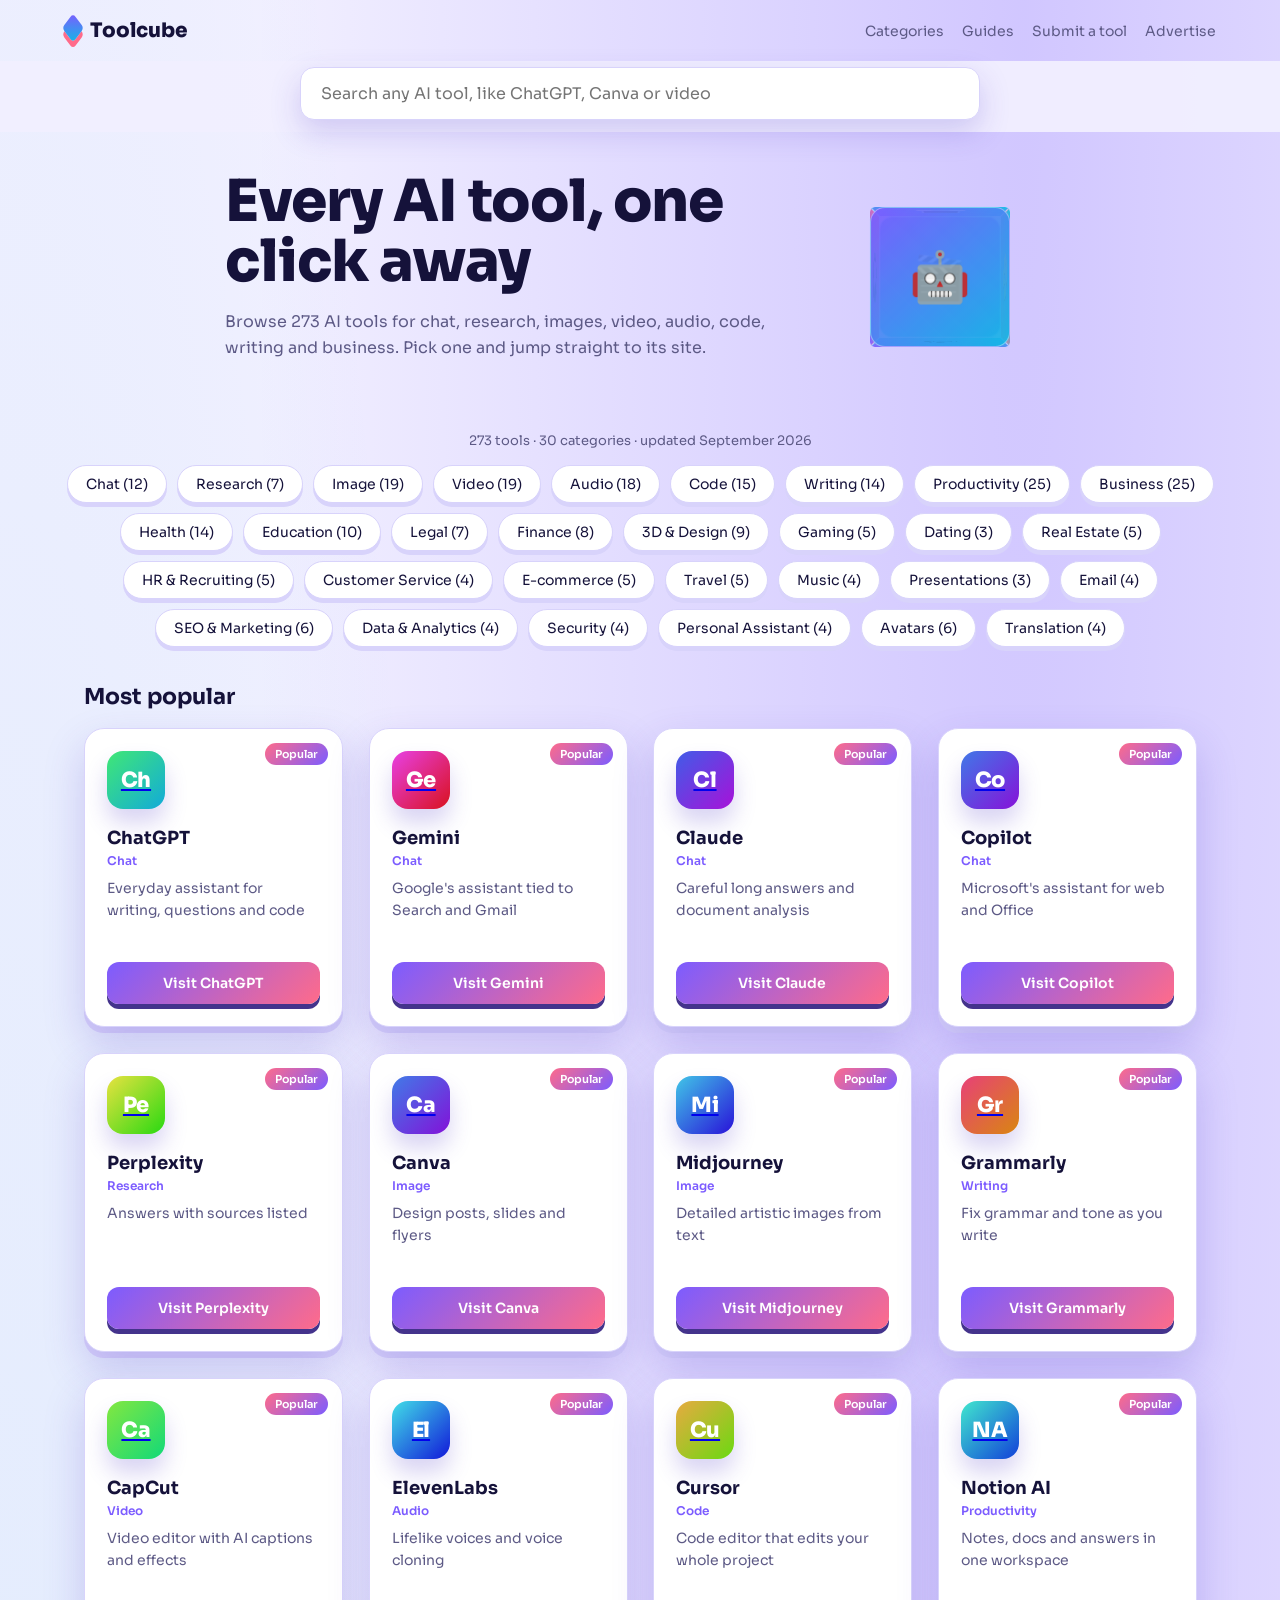
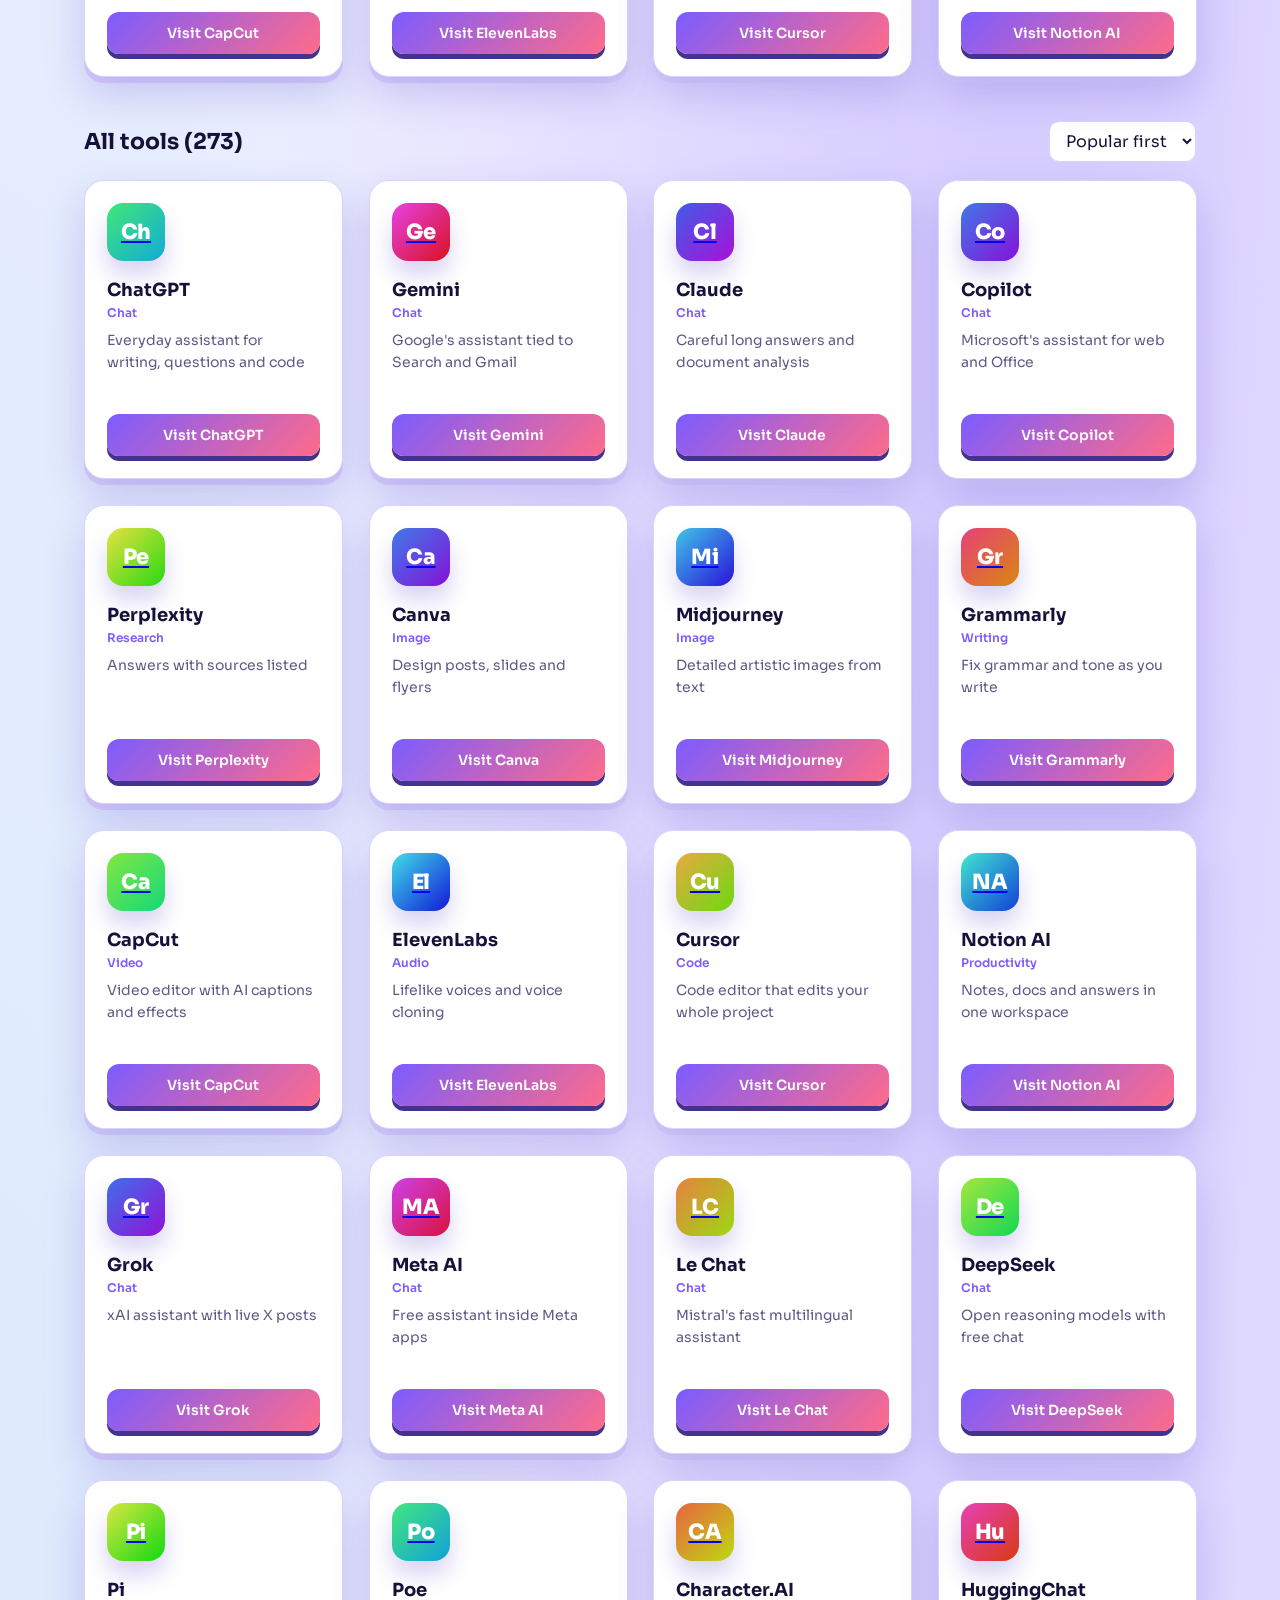
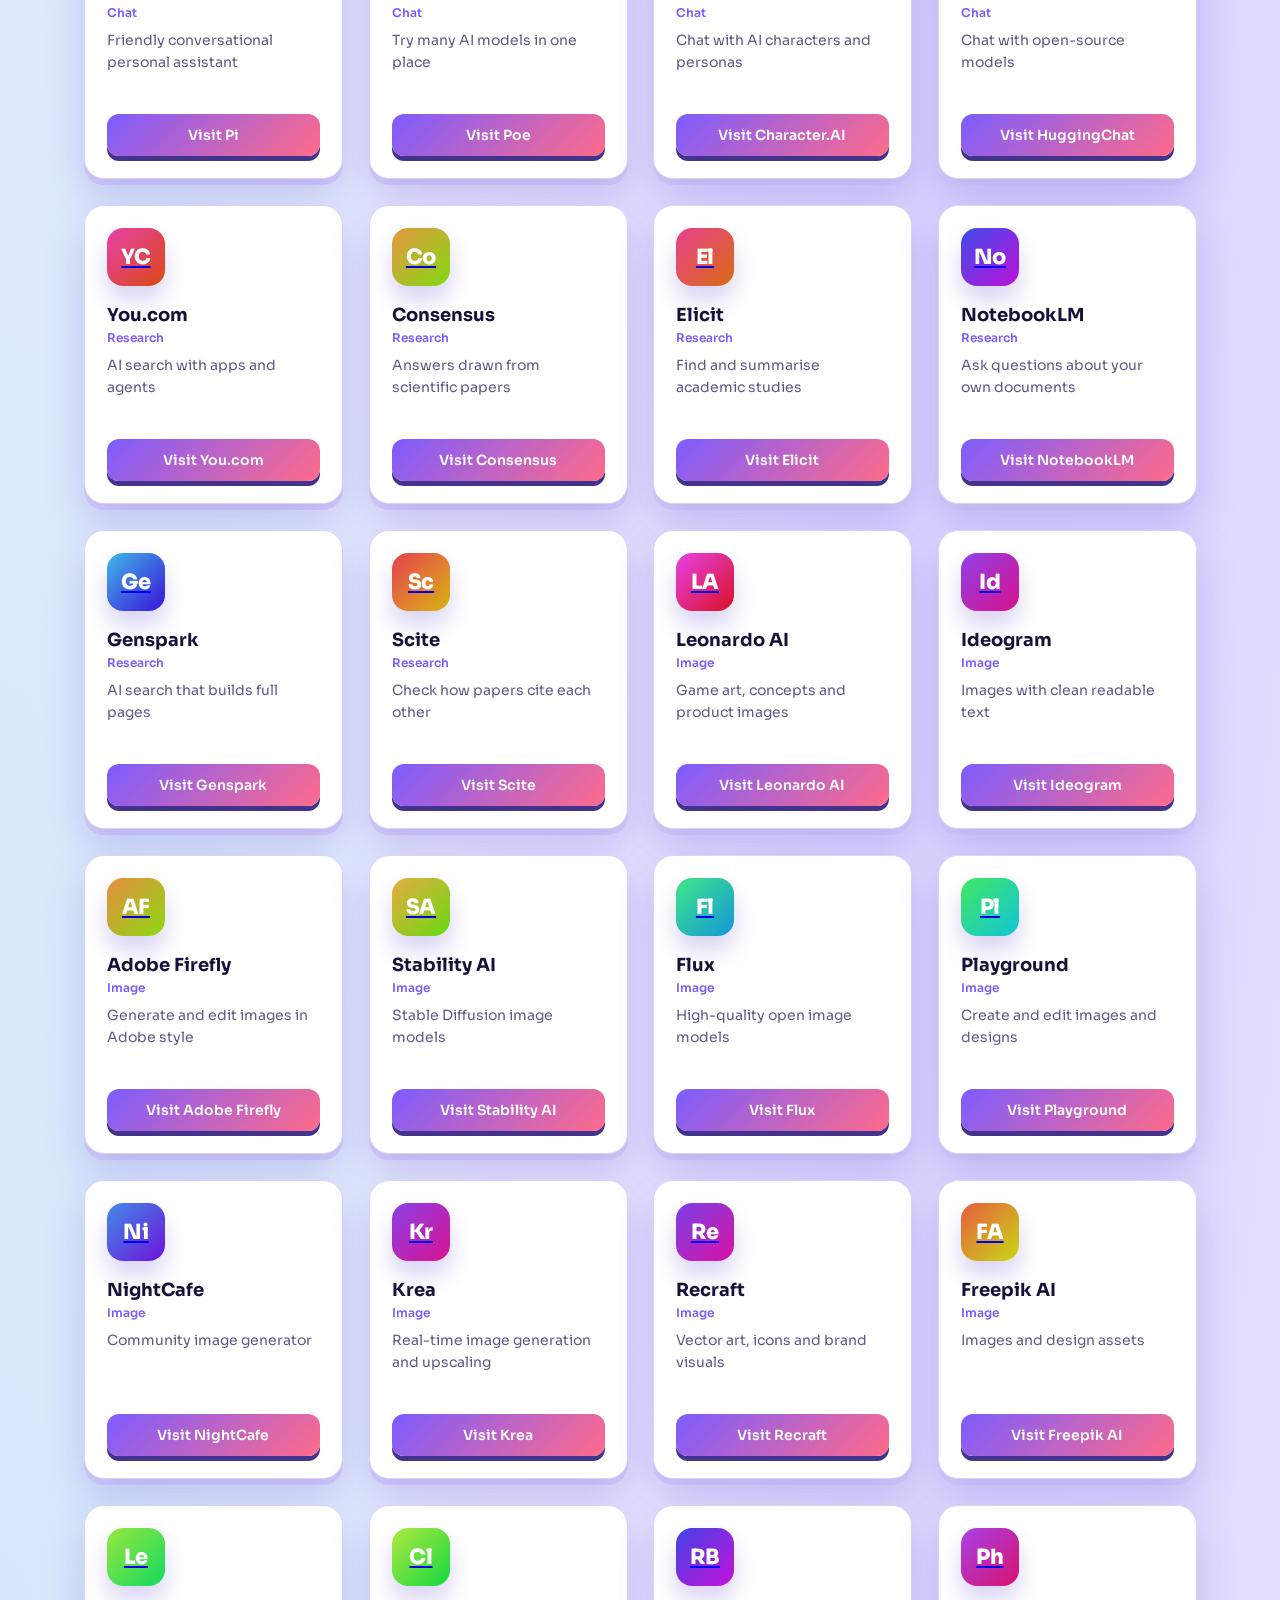
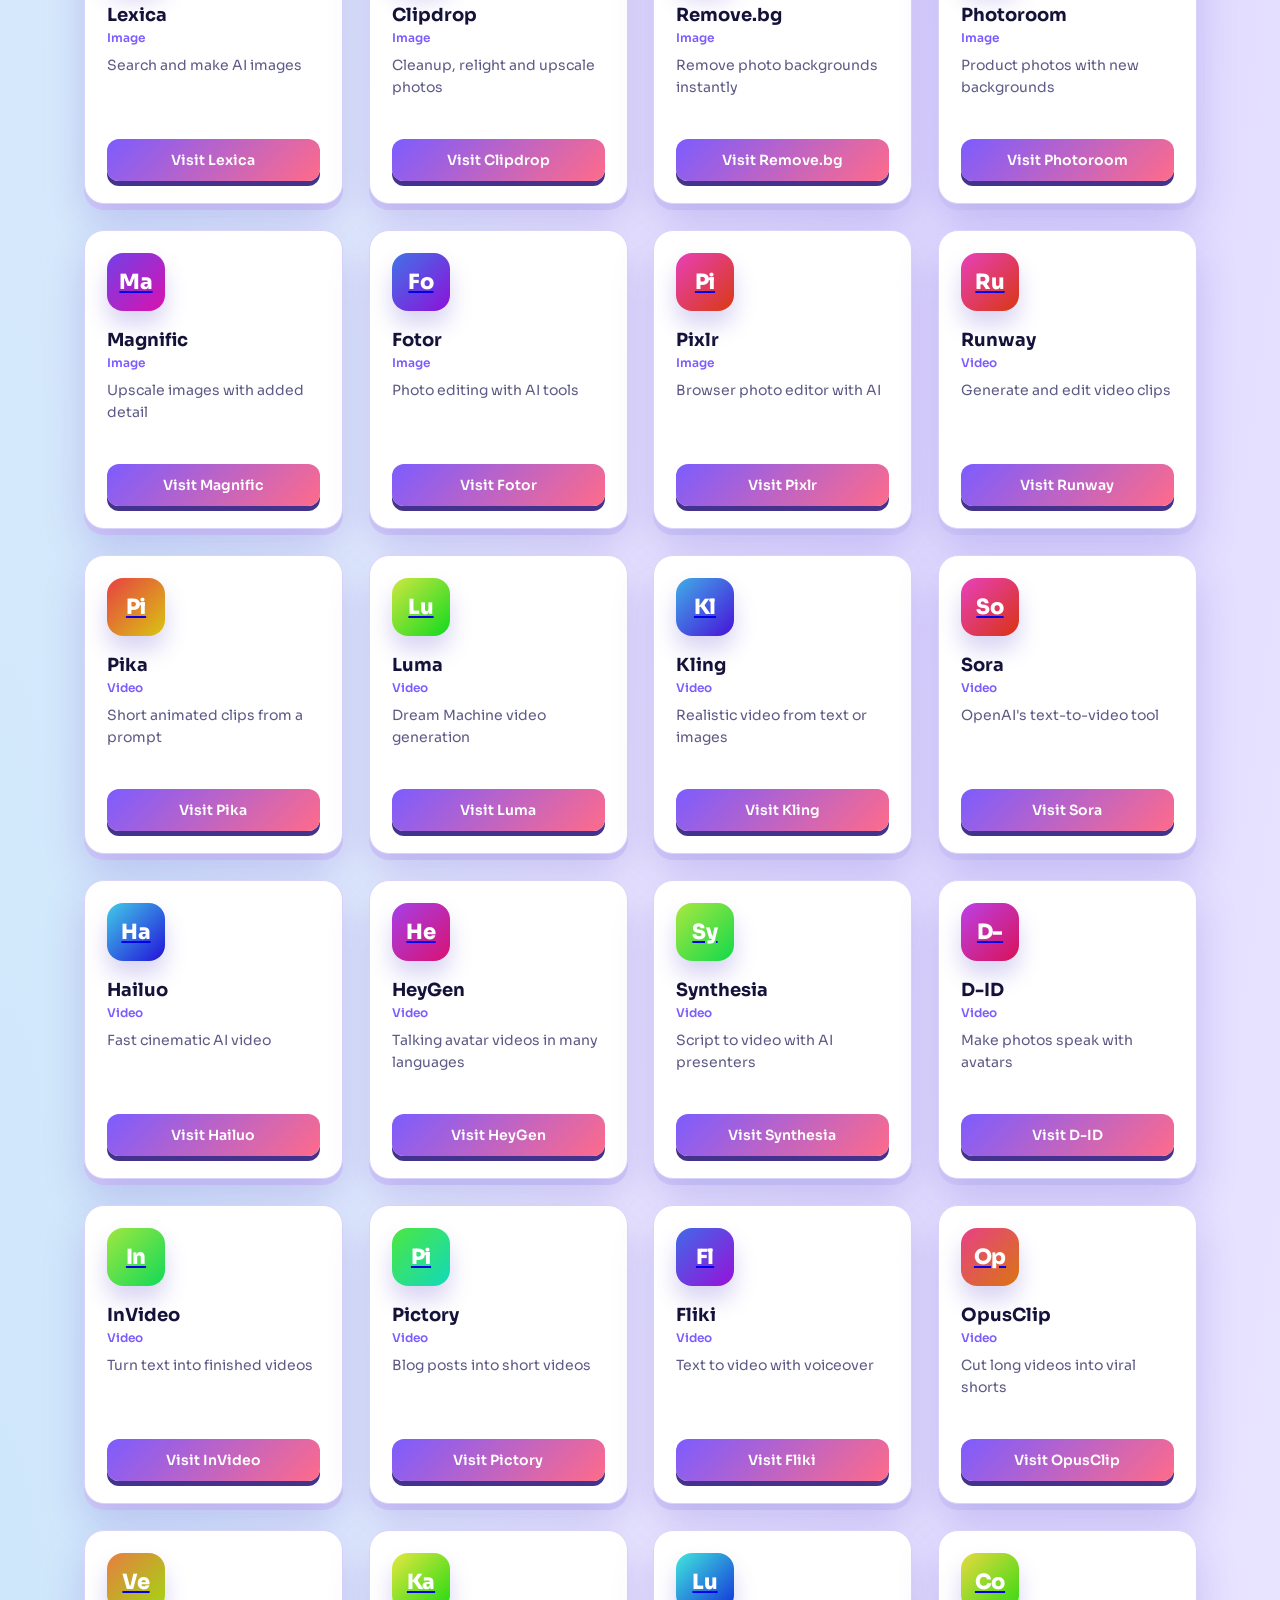
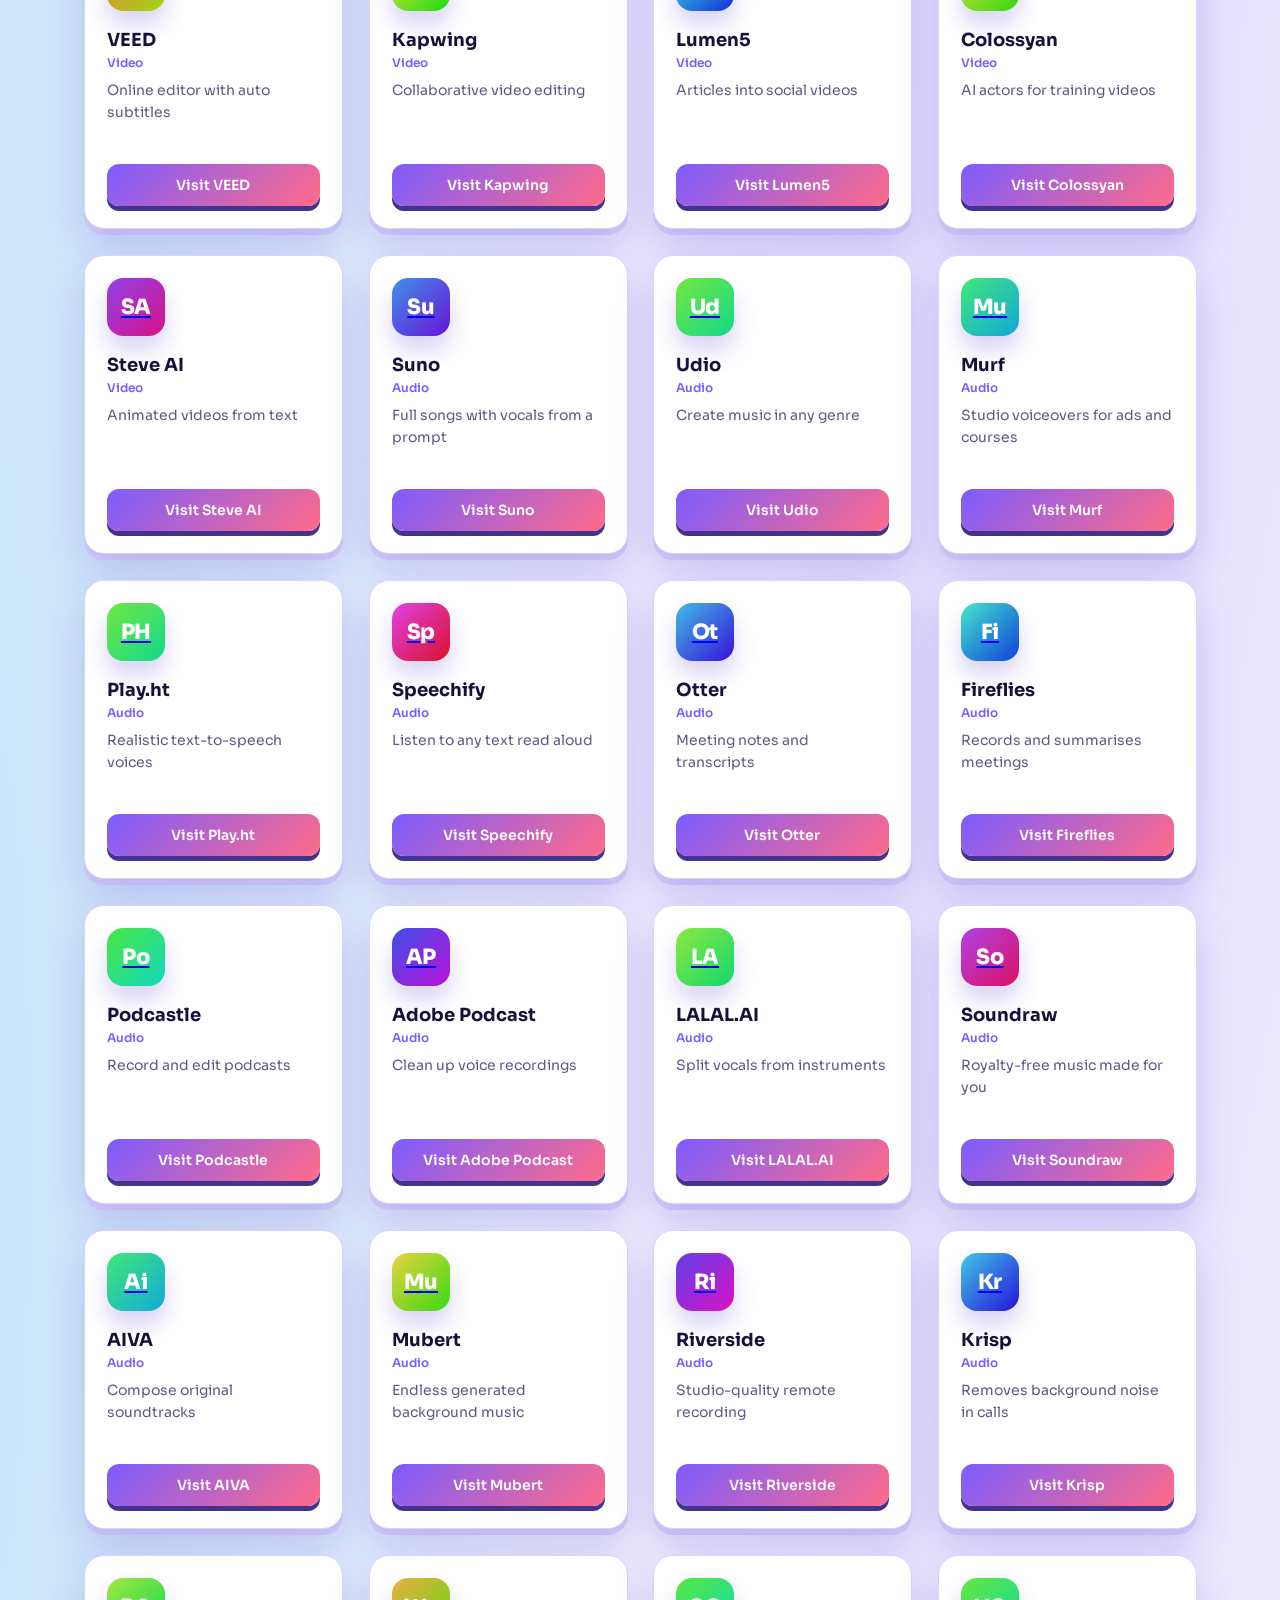
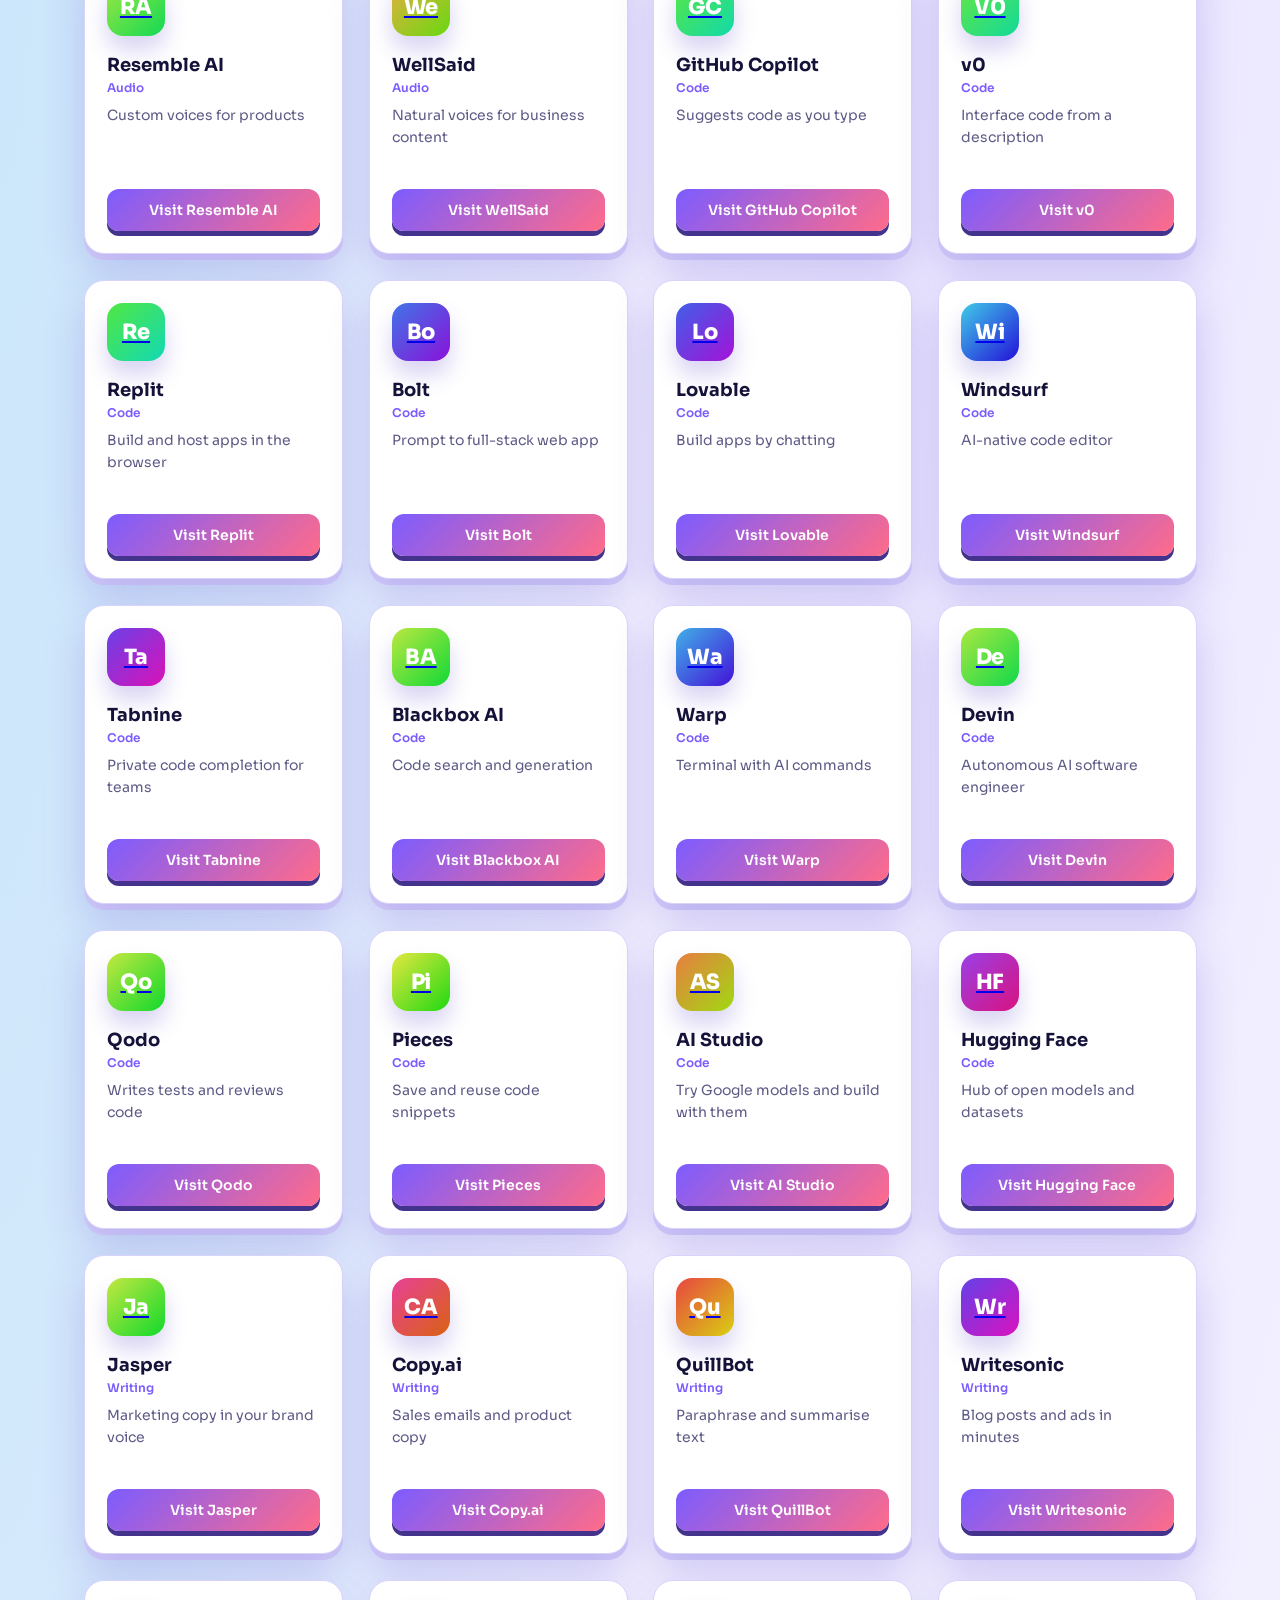
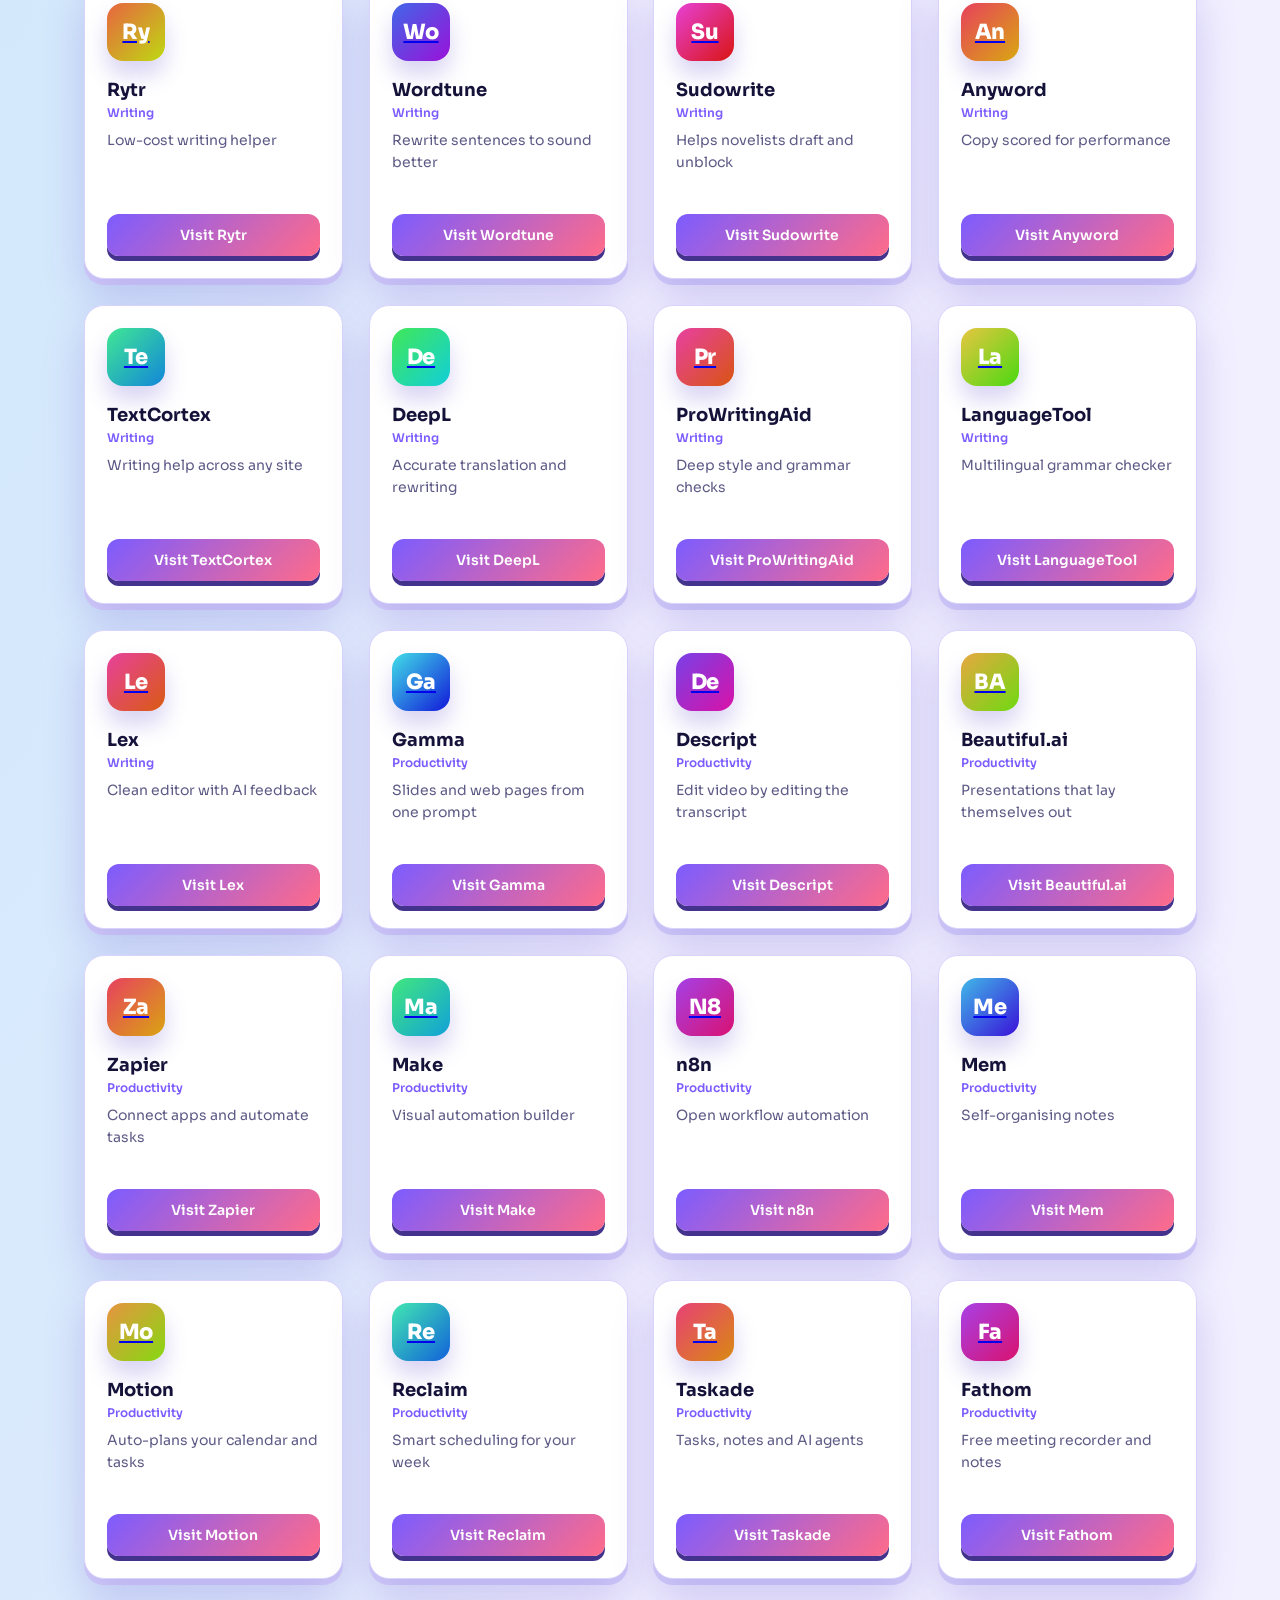
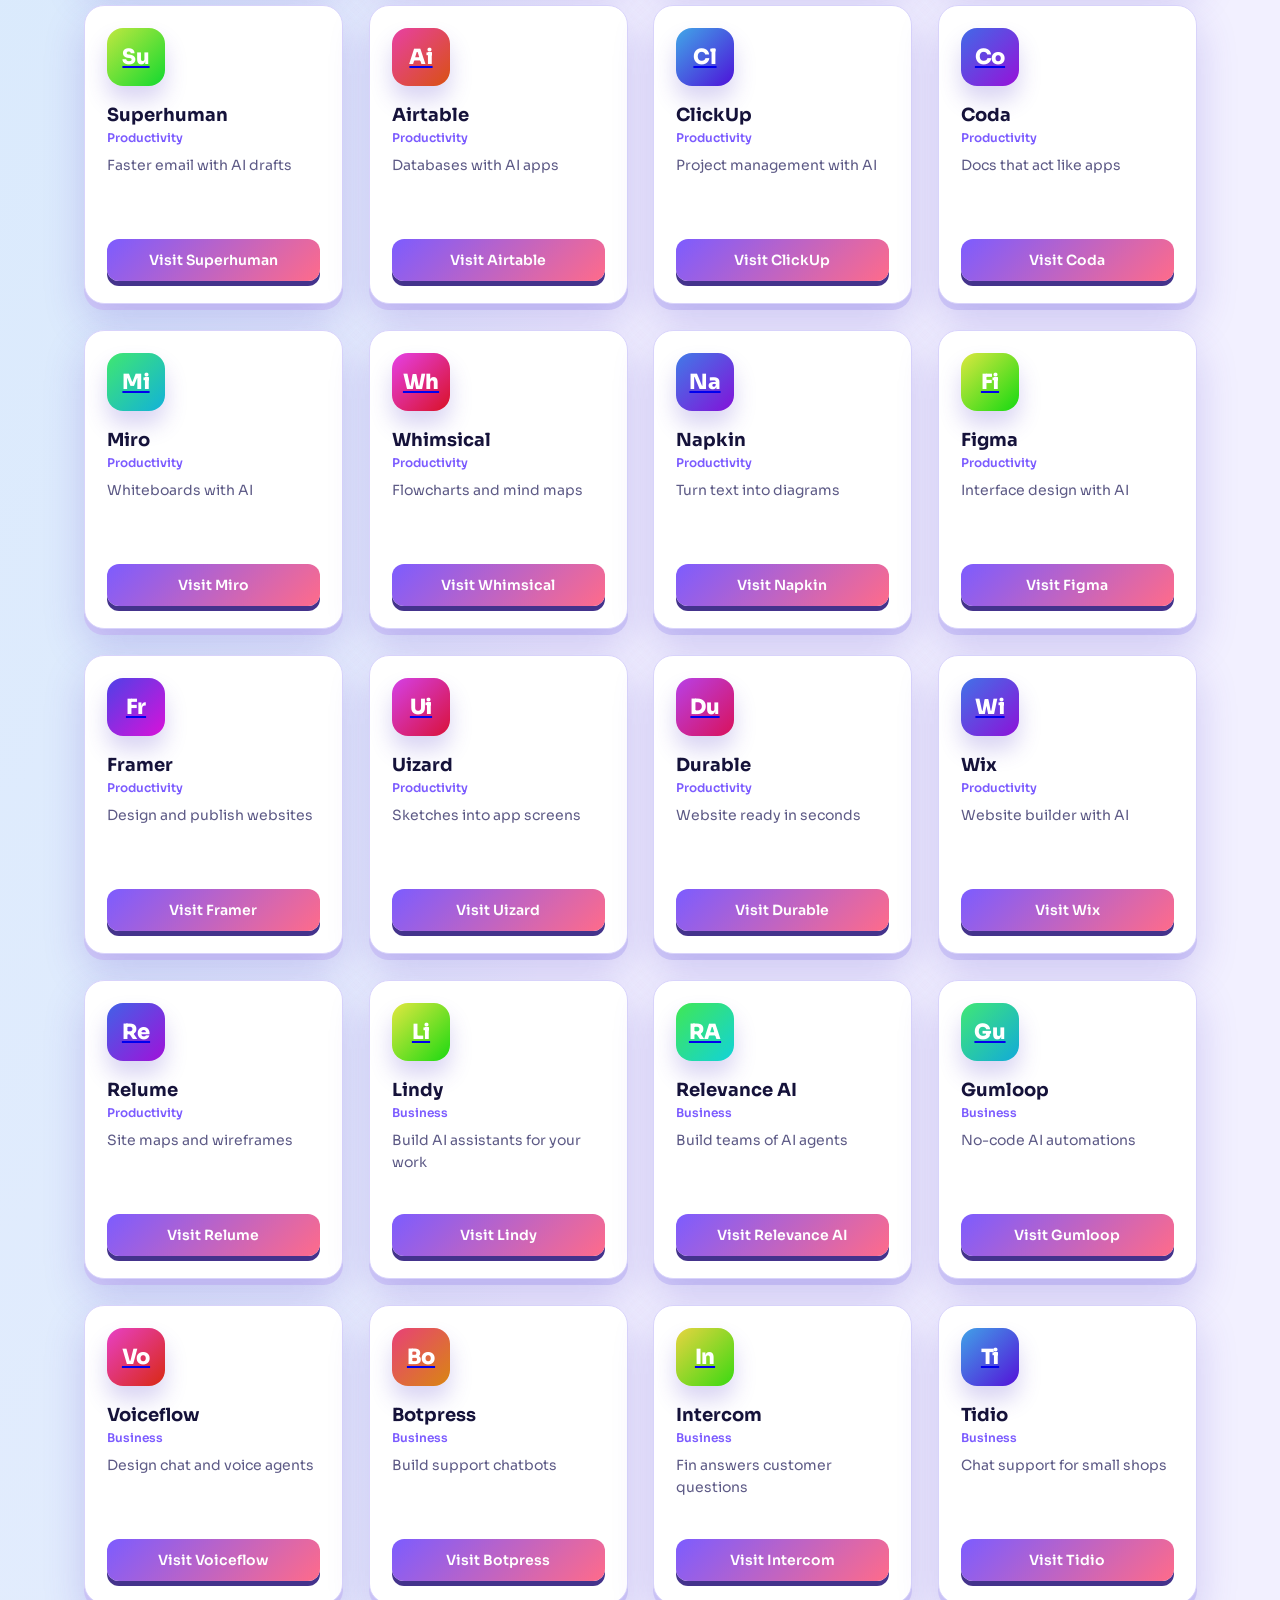
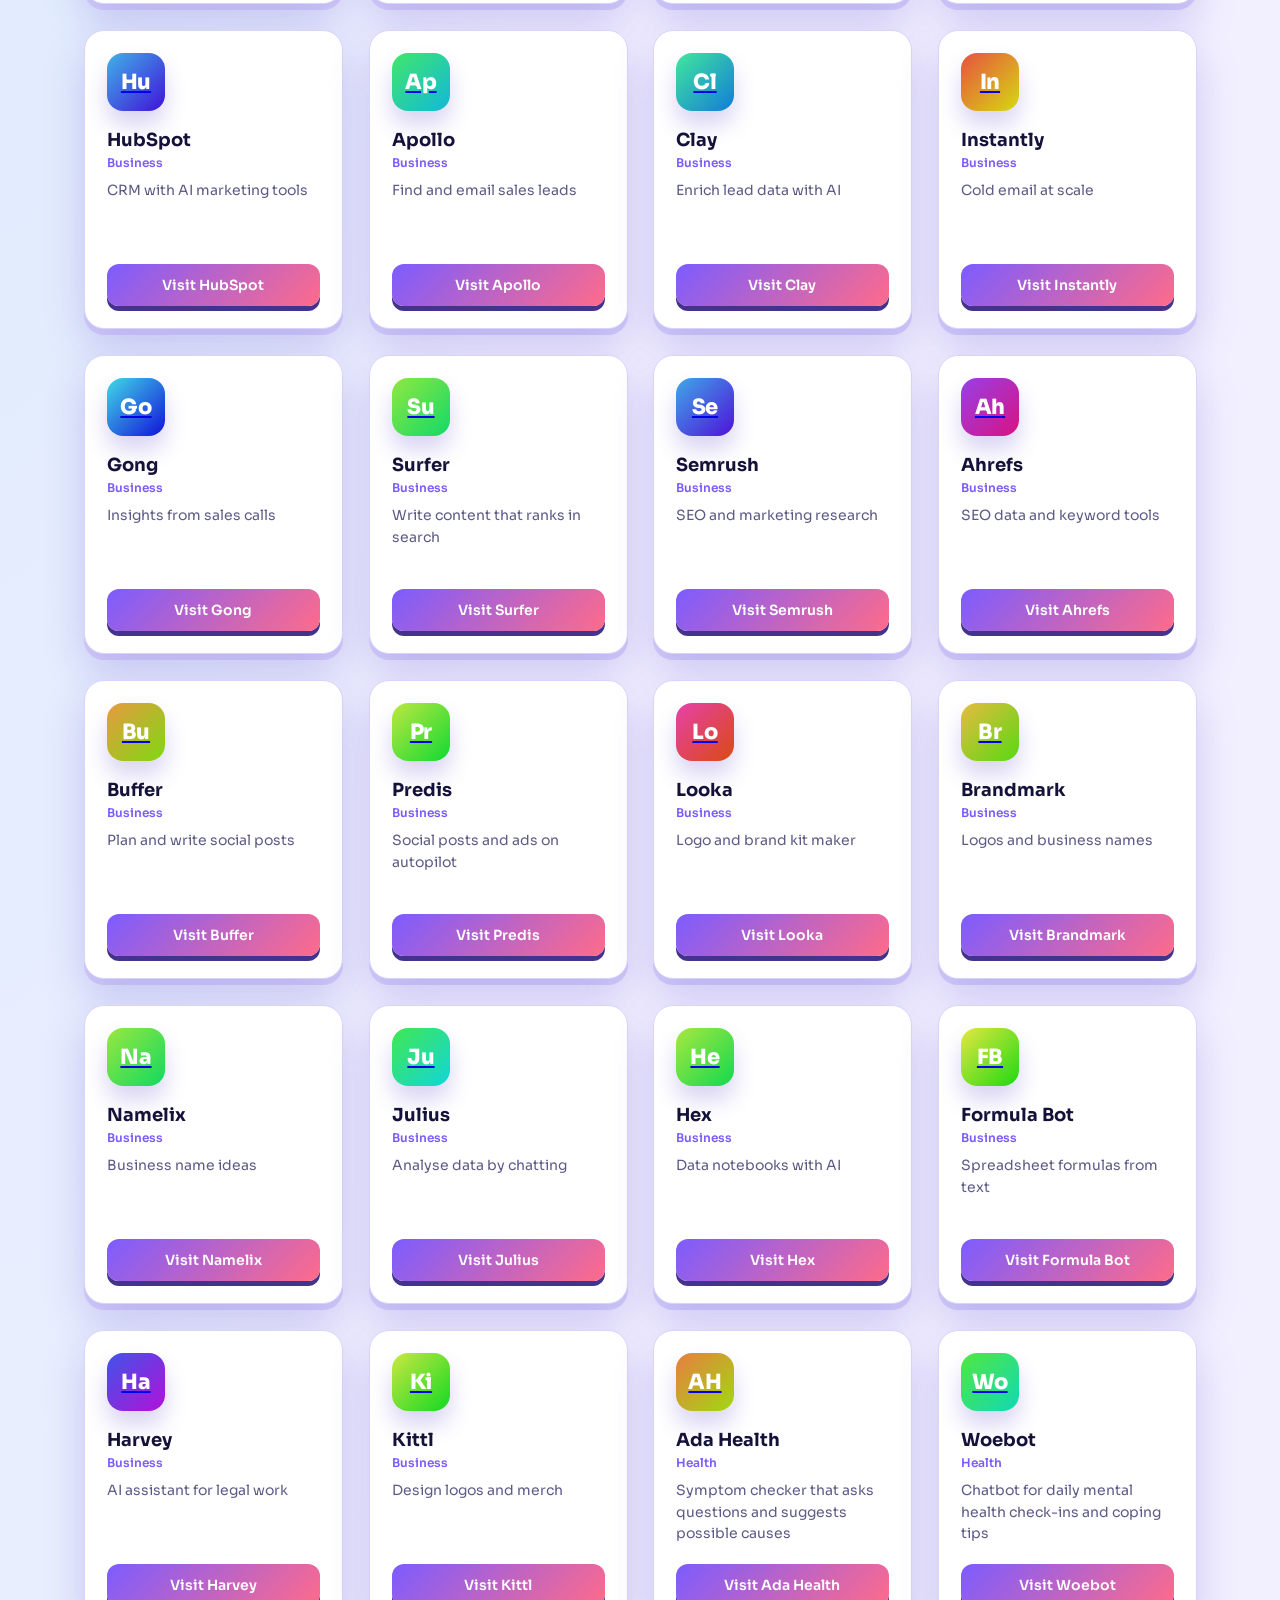
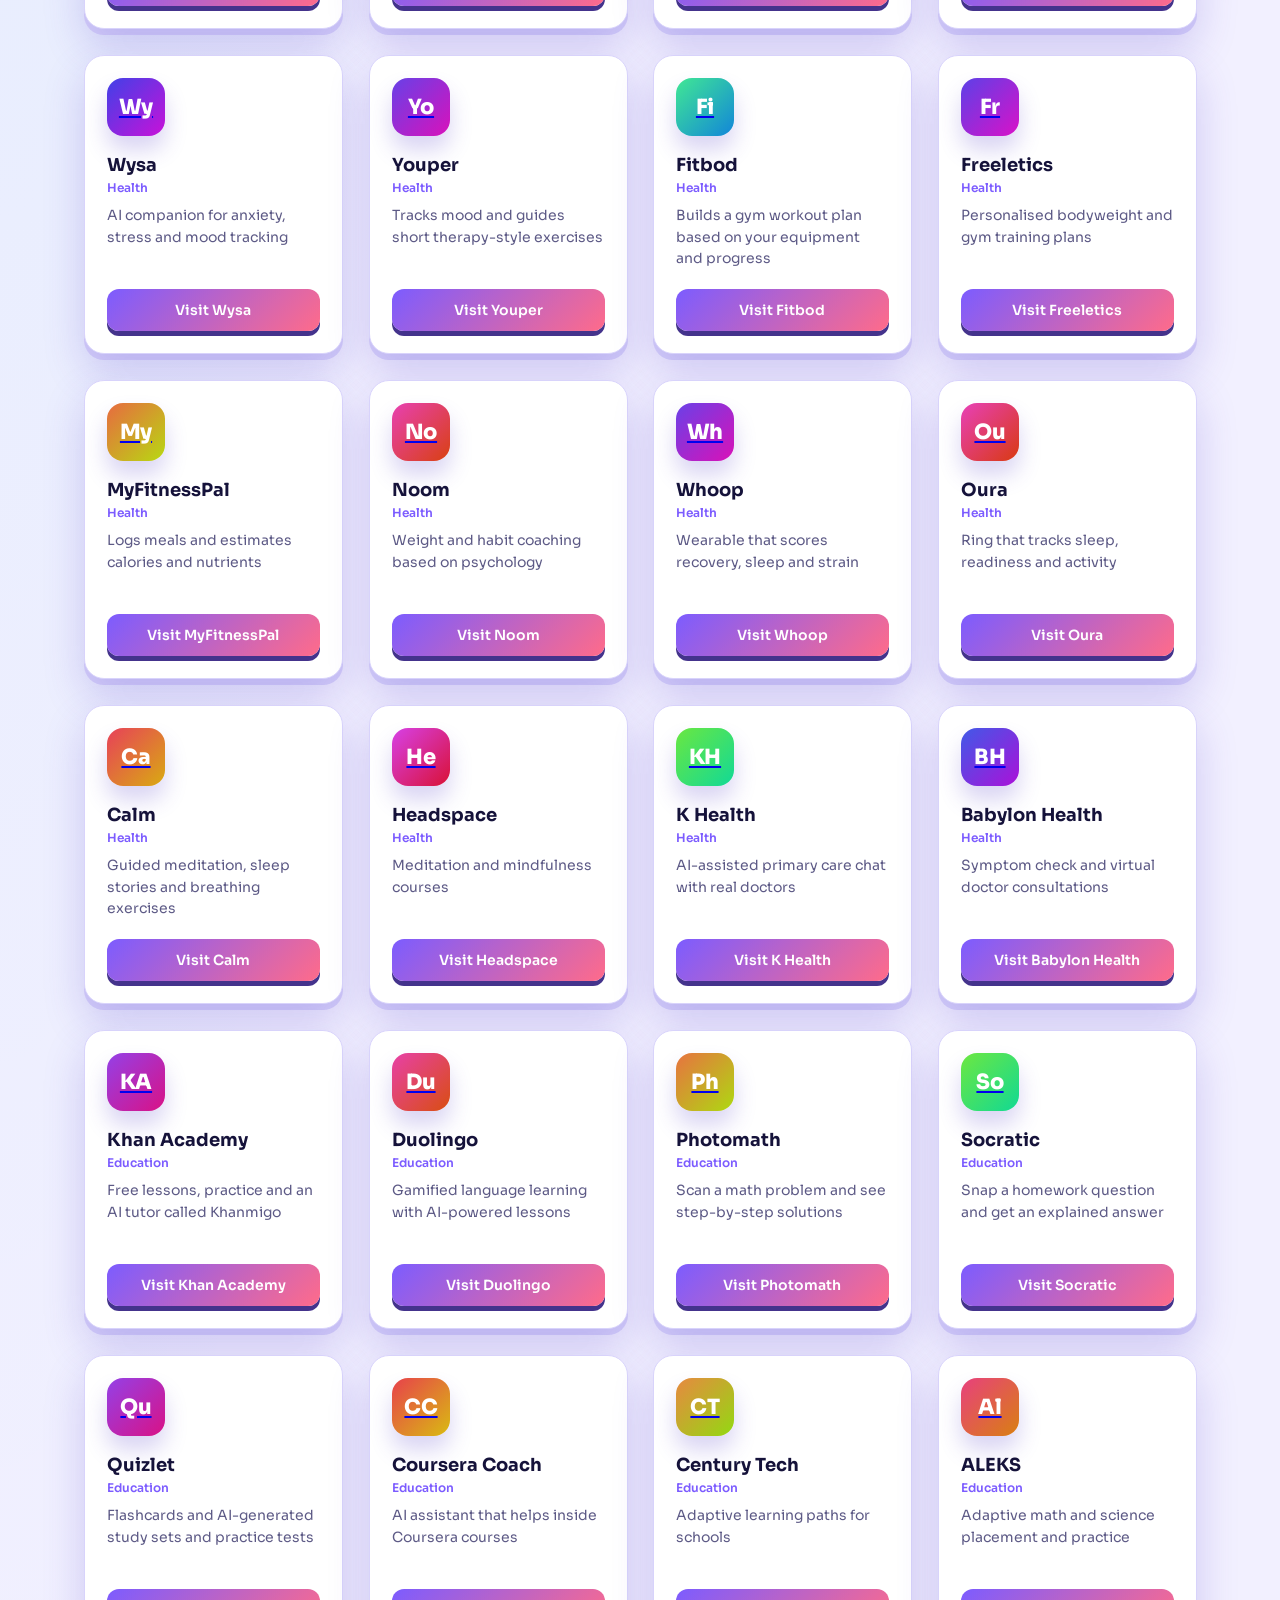
<file: index.html>
<!DOCTYPE html>
<html lang="en"><head><meta charset="utf-8"><meta name="google-site-verification" content="koQK2JNsNZIfbtefaYNsy1_nEqN-CUtT42k9APRVbyw" /><meta name="viewport" content="width=device-width,initial-scale=1"><title>Toolcube - Every AI tool, one click away</title><meta name="description" content="Toolcube is a free directory of 273 AI tools for chat, images, video, audio, coding, writing and business. Find the right tool and visit it in one click."><link rel="canonical" href="https://sensational-swan-59b8d3.netlify.app/"><meta property="og:title" content="Toolcube - Every AI tool, one click away"><meta property="og:description" content="Toolcube is a free directory of 273 AI tools for chat, images, video, audio, coding, writing and business. Find the right tool and visit it in one click."><meta property="og:type" content="website"><meta property="og:url" content="https://sensational-swan-59b8d3.netlify.app/"><meta property="og:image" content="https://sensational-swan-59b8d3.netlify.app/og.png"><meta name="twitter:card" content="summary_large_image"><link rel="icon" href="data:image/svg+xml,%3Csvg xmlns='http://www.w3.org/2000/svg' viewBox='0 0 100 100'%3E%3Ctext y='.9em' font-size='90'%3E%F0%9F%A7%8A%3C/text%3E%3C/svg%3E"><link href="https://fonts.googleapis.com/css2?family=Sora:wght@400;600;800&display=swap" rel="stylesheet"><link rel="stylesheet" href="/style.css"></head><body><header><a class="logo" href="/"><i></i>Toolcube</a><nav class="top" aria-label="Main"><a href="/#cats">Categories</a><a href="/guides">Guides</a><a href="/submit">Submit a tool</a><a href="/advertise">Advertise</a></nav></header><div class="bar"><input class="search" id="q" type="search" placeholder="Search any AI tool, like ChatGPT, Canva or video" aria-label="Search AI tools" autocomplete="off"></div><section class="hero"><div class="copy"><h1>Every AI tool, one click away</h1><p>Browse 273 AI tools for chat, research, images, video, audio, code, writing and business. Pick one and jump straight to its site.</p></div><div class="stage" aria-hidden="true"><div class="cube"><div class="f">🤖</div><div class="f">🎨</div><div class="f">🎬</div><div class="f">🎧</div><div class="f">💻</div><div class="f">✍️</div></div></div></section>
<p class="stats">273 tools · 30 categories · updated September 2026</p><nav class="chips" id="cats" aria-label="Browse by category"><a class="chip" href="/category/chat">Chat (12)</a><a class="chip" href="/category/research">Research (7)</a><a class="chip" href="/category/image">Image (19)</a><a class="chip" href="/category/video">Video (19)</a><a class="chip" href="/category/audio">Audio (18)</a><a class="chip" href="/category/code">Code (15)</a><a class="chip" href="/category/writing">Writing (14)</a><a class="chip" href="/category/productivity">Productivity (25)</a><a class="chip" href="/category/business">Business (25)</a><a class="chip" href="/category/health">Health (14)</a><a class="chip" href="/category/education">Education (10)</a><a class="chip" href="/category/legal">Legal (7)</a><a class="chip" href="/category/finance">Finance (8)</a><a class="chip" href="/category/3d-design">3D & Design (9)</a><a class="chip" href="/category/gaming">Gaming (5)</a><a class="chip" href="/category/dating">Dating (3)</a><a class="chip" href="/category/real-estate">Real Estate (5)</a><a class="chip" href="/category/hr-recruiting">HR & Recruiting (5)</a><a class="chip" href="/category/customer-service">Customer Service (4)</a><a class="chip" href="/category/ecommerce">E-commerce (5)</a><a class="chip" href="/category/travel">Travel (5)</a><a class="chip" href="/category/music">Music (4)</a><a class="chip" href="/category/presentations">Presentations (3)</a><a class="chip" href="/category/email">Email (4)</a><a class="chip" href="/category/seo-marketing">SEO & Marketing (6)</a><a class="chip" href="/category/data-analytics">Data & Analytics (4)</a><a class="chip" href="/category/security">Security (4)</a><a class="chip" href="/category/personal-assistant">Personal Assistant (4)</a><a class="chip" href="/category/avatars">Avatars (6)</a><a class="chip" href="/category/translation">Translation (4)</a></nav>
<main><section class="wrap" id="pop"><h2>Most popular</h2><div class="grid"><article class="card" data-n="chatgpt" data-h="chatgptchateverydayassistantforwritingquestionsandcodechatgptcom" data-p="0" data-i="0"><span class=badge>Popular</span><a class="ico-link" href="/tools/chatgpt" aria-label="ChatGPT details"><div class="ico" style="background:linear-gradient(135deg,hsl(139 78% 58%),hsl(194 85% 46%))">Ch<img src="https://www.google.com/s2/favicons?domain=chatgpt.com&sz=128" alt="" loading="lazy" onerror="this.remove()"></div></a><h3><a href="/tools/chatgpt">ChatGPT</a></h3><span class="tag">Chat</span><p>Everyday assistant for writing, questions and code</p><a class="visit" href="https://chatgpt.com" target="_blank" rel="noopener" data-tool="ChatGPT" data-cat="Chat">Visit ChatGPT</a></article><article class="card" data-n="gemini" data-h="geminichatgooglesassistanttiedtosearchandgmailgeminigooglecom" data-p="1" data-i="2"><span class=badge>Popular</span><a class="ico-link" href="/tools/gemini" aria-label="Gemini details"><div class="ico" style="background:linear-gradient(135deg,hsl(301 78% 58%),hsl(356 85% 46%))">Ge<img src="https://www.google.com/s2/favicons?domain=gemini.google.com&sz=128" alt="" loading="lazy" onerror="this.remove()"></div></a><h3><a href="/tools/gemini">Gemini</a></h3><span class="tag">Chat</span><p>Google&#x27;s assistant tied to Search and Gmail</p><a class="visit" href="https://gemini.google.com" target="_blank" rel="noopener" data-tool="Gemini" data-cat="Chat">Visit Gemini</a></article><article class="card" data-n="claude" data-h="claudechatcarefullonganswersanddocumentanalysisclaudeai" data-p="2" data-i="1"><span class=badge>Popular</span><a class="ico-link" href="/tools/claude" aria-label="Claude details"><div class="ico" style="background:linear-gradient(135deg,hsl(230 78% 58%),hsl(285 85% 46%))">Cl<img src="https://www.google.com/s2/favicons?domain=claude.ai&sz=128" alt="" loading="lazy" onerror="this.remove()"></div></a><h3><a href="/tools/claude">Claude</a></h3><span class="tag">Chat</span><p>Careful long answers and document analysis</p><a class="visit" href="https://claude.ai" target="_blank" rel="noopener" data-tool="Claude" data-cat="Chat">Visit Claude</a></article><article class="card" data-n="copilot" data-h="copilotchatmicrosoftsassistantforwebandofficecopilotmicrosoftcom" data-p="3" data-i="3"><span class=badge>Popular</span><a class="ico-link" href="/tools/copilot" aria-label="Copilot details"><div class="ico" style="background:linear-gradient(135deg,hsl(220 78% 58%),hsl(275 85% 46%))">Co<img src="https://www.google.com/s2/favicons?domain=copilot.microsoft.com&sz=128" alt="" loading="lazy" onerror="this.remove()"></div></a><h3><a href="/tools/copilot">Copilot</a></h3><span class="tag">Chat</span><p>Microsoft&#x27;s assistant for web and Office</p><a class="visit" href="https://copilot.microsoft.com" target="_blank" rel="noopener" data-tool="Copilot" data-cat="Chat">Visit Copilot</a></article><article class="card" data-n="perplexity" data-h="perplexityresearchanswerswithsourceslistedperplexityai" data-p="4" data-i="12"><span class=badge>Popular</span><a class="ico-link" href="/tools/perplexity" aria-label="Perplexity details"><div class="ico" style="background:linear-gradient(135deg,hsl(58 78% 58%),hsl(113 85% 46%))">Pe<img src="https://www.google.com/s2/favicons?domain=perplexity.ai&sz=128" alt="" loading="lazy" onerror="this.remove()"></div></a><h3><a href="/tools/perplexity">Perplexity</a></h3><span class="tag">Research</span><p>Answers with sources listed</p><a class="visit" href="https://perplexity.ai" target="_blank" rel="noopener" data-tool="Perplexity" data-cat="Research">Visit Perplexity</a></article><article class="card" data-n="canva" data-h="canvaimagedesignpostsslidesandflyerscanvacom" data-p="5" data-i="37"><span class=badge>Popular</span><a class="ico-link" href="/tools/canva" aria-label="Canva details"><div class="ico" style="background:linear-gradient(135deg,hsl(219 78% 58%),hsl(274 85% 46%))">Ca<img src="https://www.google.com/s2/favicons?domain=canva.com&sz=128" alt="" loading="lazy" onerror="this.remove()"></div></a><h3><a href="/tools/canva">Canva</a></h3><span class="tag">Image</span><p>Design posts, slides and flyers</p><a class="visit" href="https://canva.com" target="_blank" rel="noopener" data-tool="Canva" data-cat="Image">Visit Canva</a></article><article class="card" data-n="midjourney" data-h="midjourneyimagedetailedartisticimagesfromtextmidjourneycom" data-p="6" data-i="19"><span class=badge>Popular</span><a class="ico-link" href="/tools/midjourney" aria-label="Midjourney details"><div class="ico" style="background:linear-gradient(135deg,hsl(192 78% 58%),hsl(247 85% 46%))">Mi<img src="https://www.google.com/s2/favicons?domain=midjourney.com&sz=128" alt="" loading="lazy" onerror="this.remove()"></div></a><h3><a href="/tools/midjourney">Midjourney</a></h3><span class="tag">Image</span><p>Detailed artistic images from text</p><a class="visit" href="https://midjourney.com" target="_blank" rel="noopener" data-tool="Midjourney" data-cat="Image">Visit Midjourney</a></article><article class="card" data-n="grammarly" data-h="grammarlywritingfixgrammarandtoneasyouwritegrammarlycom" data-p="7" data-i="91"><span class=badge>Popular</span><a class="ico-link" href="/tools/grammarly" aria-label="Grammarly details"><div class="ico" style="background:linear-gradient(135deg,hsl(340 78% 58%),hsl(35 85% 46%))">Gr<img src="https://www.google.com/s2/favicons?domain=grammarly.com&sz=128" alt="" loading="lazy" onerror="this.remove()"></div></a><h3><a href="/tools/grammarly">Grammarly</a></h3><span class="tag">Writing</span><p>Fix grammar and tone as you write</p><a class="visit" href="https://grammarly.com" target="_blank" rel="noopener" data-tool="Grammarly" data-cat="Writing">Visit Grammarly</a></article><article class="card" data-n="capcut" data-h="capcutvideovideoeditorwithaicaptionsandeffectscapcutcom" data-p="8" data-i="50"><span class=badge>Popular</span><a class="ico-link" href="/tools/capcut" aria-label="CapCut details"><div class="ico" style="background:linear-gradient(135deg,hsl(96 78% 58%),hsl(151 85% 46%))">Ca<img src="https://www.google.com/s2/favicons?domain=capcut.com&sz=128" alt="" loading="lazy" onerror="this.remove()"></div></a><h3><a href="/tools/capcut">CapCut</a></h3><span class="tag">Video</span><p>Video editor with AI captions and effects</p><a class="visit" href="https://capcut.com" target="_blank" rel="noopener" data-tool="CapCut" data-cat="Video">Visit CapCut</a></article><article class="card" data-n="elevenlabs" data-h="elevenlabsaudiolifelikevoicesandvoicecloningelevenlabsio" data-p="9" data-i="57"><span class=badge>Popular</span><a class="ico-link" href="/tools/elevenlabs" aria-label="ElevenLabs details"><div class="ico" style="background:linear-gradient(135deg,hsl(183 78% 58%),hsl(238 85% 46%))">El<img src="https://www.google.com/s2/favicons?domain=elevenlabs.io&sz=128" alt="" loading="lazy" onerror="this.remove()"></div></a><h3><a href="/tools/elevenlabs">ElevenLabs</a></h3><span class="tag">Audio</span><p>Lifelike voices and voice cloning</p><a class="visit" href="https://elevenlabs.io" target="_blank" rel="noopener" data-tool="ElevenLabs" data-cat="Audio">Visit ElevenLabs</a></article><article class="card" data-n="cursor" data-h="cursorcodecodeeditorthateditsyourwholeprojectcursorcom" data-p="10" data-i="75"><span class=badge>Popular</span><a class="ico-link" href="/tools/cursor" aria-label="Cursor details"><div class="ico" style="background:linear-gradient(135deg,hsl(38 78% 58%),hsl(93 85% 46%))">Cu<img src="https://www.google.com/s2/favicons?domain=cursor.com&sz=128" alt="" loading="lazy" onerror="this.remove()"></div></a><h3><a href="/tools/cursor">Cursor</a></h3><span class="tag">Code</span><p>Code editor that edits your whole project</p><a class="visit" href="https://cursor.com" target="_blank" rel="noopener" data-tool="Cursor" data-cat="Code">Visit Cursor</a></article><article class="card" data-n="notionai" data-h="notionaiproductivitynotesdocsandanswersinoneworkspacenotioncom" data-p="11" data-i="104"><span class=badge>Popular</span><a class="ico-link" href="/tools/notion-ai" aria-label="Notion AI details"><div class="ico" style="background:linear-gradient(135deg,hsl(171 78% 58%),hsl(226 85% 46%))">NA<img src="https://www.google.com/s2/favicons?domain=notion.com&sz=128" alt="" loading="lazy" onerror="this.remove()"></div></a><h3><a href="/tools/notion-ai">Notion AI</a></h3><span class="tag">Productivity</span><p>Notes, docs and answers in one workspace</p><a class="visit" href="https://notion.com" target="_blank" rel="noopener" data-tool="Notion AI" data-cat="Productivity">Visit Notion AI</a></article></div></section>
<section class="wrap" id="all"><div class="row"><h2 id="ttl">All tools (273)</h2><select id="sort" aria-label="Sort tools"><option value="p">Popular first</option><option value="a">A to Z</option></select></div><div class="grid" id="grid"><article class="card" data-n="chatgpt" data-h="chatgptchateverydayassistantforwritingquestionsandcodechatgptcom" data-p="0" data-i="0"><a class="ico-link" href="/tools/chatgpt" aria-label="ChatGPT details"><div class="ico" style="background:linear-gradient(135deg,hsl(139 78% 58%),hsl(194 85% 46%))">Ch<img src="https://www.google.com/s2/favicons?domain=chatgpt.com&sz=128" alt="" loading="lazy" onerror="this.remove()"></div></a><h3><a href="/tools/chatgpt">ChatGPT</a></h3><span class="tag">Chat</span><p>Everyday assistant for writing, questions and code</p><a class="visit" href="https://chatgpt.com" target="_blank" rel="noopener" data-tool="ChatGPT" data-cat="Chat">Visit ChatGPT</a></article><article class="card" data-n="gemini" data-h="geminichatgooglesassistanttiedtosearchandgmailgeminigooglecom" data-p="1" data-i="2"><a class="ico-link" href="/tools/gemini" aria-label="Gemini details"><div class="ico" style="background:linear-gradient(135deg,hsl(301 78% 58%),hsl(356 85% 46%))">Ge<img src="https://www.google.com/s2/favicons?domain=gemini.google.com&sz=128" alt="" loading="lazy" onerror="this.remove()"></div></a><h3><a href="/tools/gemini">Gemini</a></h3><span class="tag">Chat</span><p>Google&#x27;s assistant tied to Search and Gmail</p><a class="visit" href="https://gemini.google.com" target="_blank" rel="noopener" data-tool="Gemini" data-cat="Chat">Visit Gemini</a></article><article class="card" data-n="claude" data-h="claudechatcarefullonganswersanddocumentanalysisclaudeai" data-p="2" data-i="1"><a class="ico-link" href="/tools/claude" aria-label="Claude details"><div class="ico" style="background:linear-gradient(135deg,hsl(230 78% 58%),hsl(285 85% 46%))">Cl<img src="https://www.google.com/s2/favicons?domain=claude.ai&sz=128" alt="" loading="lazy" onerror="this.remove()"></div></a><h3><a href="/tools/claude">Claude</a></h3><span class="tag">Chat</span><p>Careful long answers and document analysis</p><a class="visit" href="https://claude.ai" target="_blank" rel="noopener" data-tool="Claude" data-cat="Chat">Visit Claude</a></article><article class="card" data-n="copilot" data-h="copilotchatmicrosoftsassistantforwebandofficecopilotmicrosoftcom" data-p="3" data-i="3"><a class="ico-link" href="/tools/copilot" aria-label="Copilot details"><div class="ico" style="background:linear-gradient(135deg,hsl(220 78% 58%),hsl(275 85% 46%))">Co<img src="https://www.google.com/s2/favicons?domain=copilot.microsoft.com&sz=128" alt="" loading="lazy" onerror="this.remove()"></div></a><h3><a href="/tools/copilot">Copilot</a></h3><span class="tag">Chat</span><p>Microsoft&#x27;s assistant for web and Office</p><a class="visit" href="https://copilot.microsoft.com" target="_blank" rel="noopener" data-tool="Copilot" data-cat="Chat">Visit Copilot</a></article><article class="card" data-n="perplexity" data-h="perplexityresearchanswerswithsourceslistedperplexityai" data-p="4" data-i="12"><a class="ico-link" href="/tools/perplexity" aria-label="Perplexity details"><div class="ico" style="background:linear-gradient(135deg,hsl(58 78% 58%),hsl(113 85% 46%))">Pe<img src="https://www.google.com/s2/favicons?domain=perplexity.ai&sz=128" alt="" loading="lazy" onerror="this.remove()"></div></a><h3><a href="/tools/perplexity">Perplexity</a></h3><span class="tag">Research</span><p>Answers with sources listed</p><a class="visit" href="https://perplexity.ai" target="_blank" rel="noopener" data-tool="Perplexity" data-cat="Research">Visit Perplexity</a></article><article class="card" data-n="canva" data-h="canvaimagedesignpostsslidesandflyerscanvacom" data-p="5" data-i="37"><a class="ico-link" href="/tools/canva" aria-label="Canva details"><div class="ico" style="background:linear-gradient(135deg,hsl(219 78% 58%),hsl(274 85% 46%))">Ca<img src="https://www.google.com/s2/favicons?domain=canva.com&sz=128" alt="" loading="lazy" onerror="this.remove()"></div></a><h3><a href="/tools/canva">Canva</a></h3><span class="tag">Image</span><p>Design posts, slides and flyers</p><a class="visit" href="https://canva.com" target="_blank" rel="noopener" data-tool="Canva" data-cat="Image">Visit Canva</a></article><article class="card" data-n="midjourney" data-h="midjourneyimagedetailedartisticimagesfromtextmidjourneycom" data-p="6" data-i="19"><a class="ico-link" href="/tools/midjourney" aria-label="Midjourney details"><div class="ico" style="background:linear-gradient(135deg,hsl(192 78% 58%),hsl(247 85% 46%))">Mi<img src="https://www.google.com/s2/favicons?domain=midjourney.com&sz=128" alt="" loading="lazy" onerror="this.remove()"></div></a><h3><a href="/tools/midjourney">Midjourney</a></h3><span class="tag">Image</span><p>Detailed artistic images from text</p><a class="visit" href="https://midjourney.com" target="_blank" rel="noopener" data-tool="Midjourney" data-cat="Image">Visit Midjourney</a></article><article class="card" data-n="grammarly" data-h="grammarlywritingfixgrammarandtoneasyouwritegrammarlycom" data-p="7" data-i="91"><a class="ico-link" href="/tools/grammarly" aria-label="Grammarly details"><div class="ico" style="background:linear-gradient(135deg,hsl(340 78% 58%),hsl(35 85% 46%))">Gr<img src="https://www.google.com/s2/favicons?domain=grammarly.com&sz=128" alt="" loading="lazy" onerror="this.remove()"></div></a><h3><a href="/tools/grammarly">Grammarly</a></h3><span class="tag">Writing</span><p>Fix grammar and tone as you write</p><a class="visit" href="https://grammarly.com" target="_blank" rel="noopener" data-tool="Grammarly" data-cat="Writing">Visit Grammarly</a></article><article class="card" data-n="capcut" data-h="capcutvideovideoeditorwithaicaptionsandeffectscapcutcom" data-p="8" data-i="50"><a class="ico-link" href="/tools/capcut" aria-label="CapCut details"><div class="ico" style="background:linear-gradient(135deg,hsl(96 78% 58%),hsl(151 85% 46%))">Ca<img src="https://www.google.com/s2/favicons?domain=capcut.com&sz=128" alt="" loading="lazy" onerror="this.remove()"></div></a><h3><a href="/tools/capcut">CapCut</a></h3><span class="tag">Video</span><p>Video editor with AI captions and effects</p><a class="visit" href="https://capcut.com" target="_blank" rel="noopener" data-tool="CapCut" data-cat="Video">Visit CapCut</a></article><article class="card" data-n="elevenlabs" data-h="elevenlabsaudiolifelikevoicesandvoicecloningelevenlabsio" data-p="9" data-i="57"><a class="ico-link" href="/tools/elevenlabs" aria-label="ElevenLabs details"><div class="ico" style="background:linear-gradient(135deg,hsl(183 78% 58%),hsl(238 85% 46%))">El<img src="https://www.google.com/s2/favicons?domain=elevenlabs.io&sz=128" alt="" loading="lazy" onerror="this.remove()"></div></a><h3><a href="/tools/elevenlabs">ElevenLabs</a></h3><span class="tag">Audio</span><p>Lifelike voices and voice cloning</p><a class="visit" href="https://elevenlabs.io" target="_blank" rel="noopener" data-tool="ElevenLabs" data-cat="Audio">Visit ElevenLabs</a></article><article class="card" data-n="cursor" data-h="cursorcodecodeeditorthateditsyourwholeprojectcursorcom" data-p="10" data-i="75"><a class="ico-link" href="/tools/cursor" aria-label="Cursor details"><div class="ico" style="background:linear-gradient(135deg,hsl(38 78% 58%),hsl(93 85% 46%))">Cu<img src="https://www.google.com/s2/favicons?domain=cursor.com&sz=128" alt="" loading="lazy" onerror="this.remove()"></div></a><h3><a href="/tools/cursor">Cursor</a></h3><span class="tag">Code</span><p>Code editor that edits your whole project</p><a class="visit" href="https://cursor.com" target="_blank" rel="noopener" data-tool="Cursor" data-cat="Code">Visit Cursor</a></article><article class="card" data-n="notionai" data-h="notionaiproductivitynotesdocsandanswersinoneworkspacenotioncom" data-p="11" data-i="104"><a class="ico-link" href="/tools/notion-ai" aria-label="Notion AI details"><div class="ico" style="background:linear-gradient(135deg,hsl(171 78% 58%),hsl(226 85% 46%))">NA<img src="https://www.google.com/s2/favicons?domain=notion.com&sz=128" alt="" loading="lazy" onerror="this.remove()"></div></a><h3><a href="/tools/notion-ai">Notion AI</a></h3><span class="tag">Productivity</span><p>Notes, docs and answers in one workspace</p><a class="visit" href="https://notion.com" target="_blank" rel="noopener" data-tool="Notion AI" data-cat="Productivity">Visit Notion AI</a></article><article class="card" data-n="grok" data-h="grokchatxaiassistantwithlivexpostsgrokcom" data-p="99" data-i="4"><a class="ico-link" href="/tools/grok" aria-label="Grok details"><div class="ico" style="background:linear-gradient(135deg,hsl(223 78% 58%),hsl(278 85% 46%))">Gr<img src="https://www.google.com/s2/favicons?domain=grok.com&sz=128" alt="" loading="lazy" onerror="this.remove()"></div></a><h3><a href="/tools/grok">Grok</a></h3><span class="tag">Chat</span><p>xAI assistant with live X posts</p><a class="visit" href="https://grok.com" target="_blank" rel="noopener" data-tool="Grok" data-cat="Chat">Visit Grok</a></article><article class="card" data-n="metaai" data-h="metaaichatfreeassistantinsidemetaappsmetaai" data-p="99" data-i="5"><a class="ico-link" href="/tools/meta-ai" aria-label="Meta AI details"><div class="ico" style="background:linear-gradient(135deg,hsl(291 78% 58%),hsl(346 85% 46%))">MA<img src="https://www.google.com/s2/favicons?domain=meta.ai&sz=128" alt="" loading="lazy" onerror="this.remove()"></div></a><h3><a href="/tools/meta-ai">Meta AI</a></h3><span class="tag">Chat</span><p>Free assistant inside Meta apps</p><a class="visit" href="https://meta.ai" target="_blank" rel="noopener" data-tool="Meta AI" data-cat="Chat">Visit Meta AI</a></article><article class="card" data-n="lechat" data-h="lechatchatmistralsfastmultilingualassistantchatmistralai" data-p="99" data-i="6"><a class="ico-link" href="/tools/le-chat" aria-label="Le Chat details"><div class="ico" style="background:linear-gradient(135deg,hsl(23 78% 58%),hsl(78 85% 46%))">LC<img src="https://www.google.com/s2/favicons?domain=chat.mistral.ai&sz=128" alt="" loading="lazy" onerror="this.remove()"></div></a><h3><a href="/tools/le-chat">Le Chat</a></h3><span class="tag">Chat</span><p>Mistral&#x27;s fast multilingual assistant</p><a class="visit" href="https://chat.mistral.ai" target="_blank" rel="noopener" data-tool="Le Chat" data-cat="Chat">Visit Le Chat</a></article><article class="card" data-n="deepseek" data-h="deepseekchatopenreasoningmodelswithfreechatchatdeepseekcom" data-p="99" data-i="7"><a class="ico-link" href="/tools/deepseek" aria-label="DeepSeek details"><div class="ico" style="background:linear-gradient(135deg,hsl(84 78% 58%),hsl(139 85% 46%))">De<img src="https://www.google.com/s2/favicons?domain=chat.deepseek.com&sz=128" alt="" loading="lazy" onerror="this.remove()"></div></a><h3><a href="/tools/deepseek">DeepSeek</a></h3><span class="tag">Chat</span><p>Open reasoning models with free chat</p><a class="visit" href="https://chat.deepseek.com" target="_blank" rel="noopener" data-tool="DeepSeek" data-cat="Chat">Visit DeepSeek</a></article><article class="card" data-n="pi" data-h="pichatfriendlyconversationalpersonalassistantpiai" data-p="99" data-i="8"><a class="ico-link" href="/tools/pi" aria-label="Pi details"><div class="ico" style="background:linear-gradient(135deg,hsl(65 78% 58%),hsl(120 85% 46%))">Pi<img src="https://www.google.com/s2/favicons?domain=pi.ai&sz=128" alt="" loading="lazy" onerror="this.remove()"></div></a><h3><a href="/tools/pi">Pi</a></h3><span class="tag">Chat</span><p>Friendly conversational personal assistant</p><a class="visit" href="https://pi.ai" target="_blank" rel="noopener" data-tool="Pi" data-cat="Chat">Visit Pi</a></article><article class="card" data-n="poe" data-h="poechattrymanyaimodelsinoneplacepoecom" data-p="99" data-i="9"><a class="ico-link" href="/tools/poe" aria-label="Poe details"><div class="ico" style="background:linear-gradient(135deg,hsl(142 78% 58%),hsl(197 85% 46%))">Po<img src="https://www.google.com/s2/favicons?domain=poe.com&sz=128" alt="" loading="lazy" onerror="this.remove()"></div></a><h3><a href="/tools/poe">Poe</a></h3><span class="tag">Chat</span><p>Try many AI models in one place</p><a class="visit" href="https://poe.com" target="_blank" rel="noopener" data-tool="Poe" data-cat="Chat">Visit Poe</a></article><article class="card" data-n="characterai" data-h="characteraichatchatwithaicharactersandpersonascharacterai" data-p="99" data-i="10"><a class="ico-link" href="/tools/character-ai" aria-label="Character.AI details"><div class="ico" style="background:linear-gradient(135deg,hsl(13 78% 58%),hsl(68 85% 46%))">CA<img src="https://www.google.com/s2/favicons?domain=character.ai&sz=128" alt="" loading="lazy" onerror="this.remove()"></div></a><h3><a href="/tools/character-ai">Character.AI</a></h3><span class="tag">Chat</span><p>Chat with AI characters and personas</p><a class="visit" href="https://character.ai" target="_blank" rel="noopener" data-tool="Character.AI" data-cat="Chat">Visit Character.AI</a></article><article class="card" data-n="huggingchat" data-h="huggingchatchatchatwithopensourcemodelshuggingfaceco" data-p="99" data-i="11"><a class="ico-link" href="/tools/huggingchat" aria-label="HuggingChat details"><div class="ico" style="background:linear-gradient(135deg,hsl(317 78% 58%),hsl(12 85% 46%))">Hu<img src="https://www.google.com/s2/favicons?domain=huggingface.co&sz=128" alt="" loading="lazy" onerror="this.remove()"></div></a><h3><a href="/tools/huggingchat">HuggingChat</a></h3><span class="tag">Chat</span><p>Chat with open-source models</p><a class="visit" href="https://huggingface.co/chat" target="_blank" rel="noopener" data-tool="HuggingChat" data-cat="Chat">Visit HuggingChat</a></article><article class="card" data-n="youcom" data-h="youcomresearchaisearchwithappsandagentsyoucom" data-p="99" data-i="13"><a class="ico-link" href="/tools/you-com" aria-label="You.com details"><div class="ico" style="background:linear-gradient(135deg,hsl(322 78% 58%),hsl(17 85% 46%))">YC<img src="https://www.google.com/s2/favicons?domain=you.com&sz=128" alt="" loading="lazy" onerror="this.remove()"></div></a><h3><a href="/tools/you-com">You.com</a></h3><span class="tag">Research</span><p>AI search with apps and agents</p><a class="visit" href="https://you.com" target="_blank" rel="noopener" data-tool="You.com" data-cat="Research">Visit You.com</a></article><article class="card" data-n="consensus" data-h="consensusresearchanswersdrawnfromscientificpapersconsensusapp" data-p="99" data-i="14"><a class="ico-link" href="/tools/consensus" aria-label="Consensus details"><div class="ico" style="background:linear-gradient(135deg,hsl(31 78% 58%),hsl(86 85% 46%))">Co<img src="https://www.google.com/s2/favicons?domain=consensus.app&sz=128" alt="" loading="lazy" onerror="this.remove()"></div></a><h3><a href="/tools/consensus">Consensus</a></h3><span class="tag">Research</span><p>Answers drawn from scientific papers</p><a class="visit" href="https://consensus.app" target="_blank" rel="noopener" data-tool="Consensus" data-cat="Research">Visit Consensus</a></article><article class="card" data-n="elicit" data-h="elicitresearchfindandsummariseacademicstudieselicitcom" data-p="99" data-i="15"><a class="ico-link" href="/tools/elicit" aria-label="Elicit details"><div class="ico" style="background:linear-gradient(135deg,hsl(332 78% 58%),hsl(27 85% 46%))">El<img src="https://www.google.com/s2/favicons?domain=elicit.com&sz=128" alt="" loading="lazy" onerror="this.remove()"></div></a><h3><a href="/tools/elicit">Elicit</a></h3><span class="tag">Research</span><p>Find and summarise academic studies</p><a class="visit" href="https://elicit.com" target="_blank" rel="noopener" data-tool="Elicit" data-cat="Research">Visit Elicit</a></article><article class="card" data-n="notebooklm" data-h="notebooklmresearchaskquestionsaboutyourowndocumentsnotebooklmgooglecom" data-p="99" data-i="16"><a class="ico-link" href="/tools/notebooklm" aria-label="NotebookLM details"><div class="ico" style="background:linear-gradient(135deg,hsl(236 78% 58%),hsl(291 85% 46%))">No<img src="https://www.google.com/s2/favicons?domain=notebooklm.google.com&sz=128" alt="" loading="lazy" onerror="this.remove()"></div></a><h3><a href="/tools/notebooklm">NotebookLM</a></h3><span class="tag">Research</span><p>Ask questions about your own documents</p><a class="visit" href="https://notebooklm.google.com" target="_blank" rel="noopener" data-tool="NotebookLM" data-cat="Research">Visit NotebookLM</a></article><article class="card" data-n="genspark" data-h="gensparkresearchaisearchthatbuildsfullpagesgensparkai" data-p="99" data-i="17"><a class="ico-link" href="/tools/genspark" aria-label="Genspark details"><div class="ico" style="background:linear-gradient(135deg,hsl(197 78% 58%),hsl(252 85% 46%))">Ge<img src="https://www.google.com/s2/favicons?domain=genspark.ai&sz=128" alt="" loading="lazy" onerror="this.remove()"></div></a><h3><a href="/tools/genspark">Genspark</a></h3><span class="tag">Research</span><p>AI search that builds full pages</p><a class="visit" href="https://genspark.ai" target="_blank" rel="noopener" data-tool="Genspark" data-cat="Research">Visit Genspark</a></article><article class="card" data-n="scite" data-h="sciteresearchcheckhowpapersciteeachothersciteai" data-p="99" data-i="18"><a class="ico-link" href="/tools/scite" aria-label="Scite details"><div class="ico" style="background:linear-gradient(135deg,hsl(354 78% 58%),hsl(49 85% 46%))">Sc<img src="https://www.google.com/s2/favicons?domain=scite.ai&sz=128" alt="" loading="lazy" onerror="this.remove()"></div></a><h3><a href="/tools/scite">Scite</a></h3><span class="tag">Research</span><p>Check how papers cite each other</p><a class="visit" href="https://scite.ai" target="_blank" rel="noopener" data-tool="Scite" data-cat="Research">Visit Scite</a></article><article class="card" data-n="leonardoai" data-h="leonardoaiimagegameartconceptsandproductimagesleonardoai" data-p="99" data-i="20"><a class="ico-link" href="/tools/leonardo-ai" aria-label="Leonardo AI details"><div class="ico" style="background:linear-gradient(135deg,hsl(300 78% 58%),hsl(355 85% 46%))">LA<img src="https://www.google.com/s2/favicons?domain=leonardo.ai&sz=128" alt="" loading="lazy" onerror="this.remove()"></div></a><h3><a href="/tools/leonardo-ai">Leonardo AI</a></h3><span class="tag">Image</span><p>Game art, concepts and product images</p><a class="visit" href="https://leonardo.ai" target="_blank" rel="noopener" data-tool="Leonardo AI" data-cat="Image">Visit Leonardo AI</a></article><article class="card" data-n="ideogram" data-h="ideogramimageimageswithcleanreadabletextideogramai" data-p="99" data-i="21"><a class="ico-link" href="/tools/ideogram" aria-label="Ideogram details"><div class="ico" style="background:linear-gradient(135deg,hsl(268 78% 58%),hsl(323 85% 46%))">Id<img src="https://www.google.com/s2/favicons?domain=ideogram.ai&sz=128" alt="" loading="lazy" onerror="this.remove()"></div></a><h3><a href="/tools/ideogram">Ideogram</a></h3><span class="tag">Image</span><p>Images with clean readable text</p><a class="visit" href="https://ideogram.ai" target="_blank" rel="noopener" data-tool="Ideogram" data-cat="Image">Visit Ideogram</a></article><article class="card" data-n="adobefirefly" data-h="adobefireflyimagegenerateandeditimagesinadobestylefireflyadobecom" data-p="99" data-i="22"><a class="ico-link" href="/tools/adobe-firefly" aria-label="Adobe Firefly details"><div class="ico" style="background:linear-gradient(135deg,hsl(28 78% 58%),hsl(83 85% 46%))">AF<img src="https://www.google.com/s2/favicons?domain=firefly.adobe.com&sz=128" alt="" loading="lazy" onerror="this.remove()"></div></a><h3><a href="/tools/adobe-firefly">Adobe Firefly</a></h3><span class="tag">Image</span><p>Generate and edit images in Adobe style</p><a class="visit" href="https://firefly.adobe.com" target="_blank" rel="noopener" data-tool="Adobe Firefly" data-cat="Image">Visit Adobe Firefly</a></article><article class="card" data-n="stabilityai" data-h="stabilityaiimagestablediffusionimagemodelsstabilityai" data-p="99" data-i="23"><a class="ico-link" href="/tools/stability-ai" aria-label="Stability AI details"><div class="ico" style="background:linear-gradient(135deg,hsl(39 78% 58%),hsl(94 85% 46%))">SA<img src="https://www.google.com/s2/favicons?domain=stability.ai&sz=128" alt="" loading="lazy" onerror="this.remove()"></div></a><h3><a href="/tools/stability-ai">Stability AI</a></h3><span class="tag">Image</span><p>Stable Diffusion image models</p><a class="visit" href="https://stability.ai" target="_blank" rel="noopener" data-tool="Stability AI" data-cat="Image">Visit Stability AI</a></article><article class="card" data-n="flux" data-h="fluximagehighqualityopenimagemodelsblackforestlabsai" data-p="99" data-i="24"><a class="ico-link" href="/tools/flux" aria-label="Flux details"><div class="ico" style="background:linear-gradient(135deg,hsl(145 78% 58%),hsl(200 85% 46%))">Fl<img src="https://www.google.com/s2/favicons?domain=blackforestlabs.ai&sz=128" alt="" loading="lazy" onerror="this.remove()"></div></a><h3><a href="/tools/flux">Flux</a></h3><span class="tag">Image</span><p>High-quality open image models</p><a class="visit" href="https://blackforestlabs.ai" target="_blank" rel="noopener" data-tool="Flux" data-cat="Image">Visit Flux</a></article><article class="card" data-n="playground" data-h="playgroundimagecreateandeditimagesanddesignsplaygroundcom" data-p="99" data-i="25"><a class="ico-link" href="/tools/playground" aria-label="Playground details"><div class="ico" style="background:linear-gradient(135deg,hsl(131 78% 58%),hsl(186 85% 46%))">Pl<img src="https://www.google.com/s2/favicons?domain=playground.com&sz=128" alt="" loading="lazy" onerror="this.remove()"></div></a><h3><a href="/tools/playground">Playground</a></h3><span class="tag">Image</span><p>Create and edit images and designs</p><a class="visit" href="https://playground.com" target="_blank" rel="noopener" data-tool="Playground" data-cat="Image">Visit Playground</a></article><article class="card" data-n="nightcafe" data-h="nightcafeimagecommunityimagegeneratornightcafestudio" data-p="99" data-i="26"><a class="ico-link" href="/tools/nightcafe" aria-label="NightCafe details"><div class="ico" style="background:linear-gradient(135deg,hsl(213 78% 58%),hsl(268 85% 46%))">Ni<img src="https://www.google.com/s2/favicons?domain=nightcafe.studio&sz=128" alt="" loading="lazy" onerror="this.remove()"></div></a><h3><a href="/tools/nightcafe">NightCafe</a></h3><span class="tag">Image</span><p>Community image generator</p><a class="visit" href="https://nightcafe.studio" target="_blank" rel="noopener" data-tool="NightCafe" data-cat="Image">Visit NightCafe</a></article><article class="card" data-n="krea" data-h="kreaimagerealtimeimagegenerationandupscalingkreaai" data-p="99" data-i="27"><a class="ico-link" href="/tools/krea" aria-label="Krea details"><div class="ico" style="background:linear-gradient(135deg,hsl(267 78% 58%),hsl(322 85% 46%))">Kr<img src="https://www.google.com/s2/favicons?domain=krea.ai&sz=128" alt="" loading="lazy" onerror="this.remove()"></div></a><h3><a href="/tools/krea">Krea</a></h3><span class="tag">Image</span><p>Real-time image generation and upscaling</p><a class="visit" href="https://krea.ai" target="_blank" rel="noopener" data-tool="Krea" data-cat="Image">Visit Krea</a></article><article class="card" data-n="recraft" data-h="recraftimagevectorarticonsandbrandvisualsrecraftai" data-p="99" data-i="28"><a class="ico-link" href="/tools/recraft" aria-label="Recraft details"><div class="ico" style="background:linear-gradient(135deg,hsl(261 78% 58%),hsl(316 85% 46%))">Re<img src="https://www.google.com/s2/favicons?domain=recraft.ai&sz=128" alt="" loading="lazy" onerror="this.remove()"></div></a><h3><a href="/tools/recraft">Recraft</a></h3><span class="tag">Image</span><p>Vector art, icons and brand visuals</p><a class="visit" href="https://recraft.ai" target="_blank" rel="noopener" data-tool="Recraft" data-cat="Image">Visit Recraft</a></article><article class="card" data-n="freepikai" data-h="freepikaiimageimagesanddesignassetsfreepikcom" data-p="99" data-i="29"><a class="ico-link" href="/tools/freepik-ai" aria-label="Freepik AI details"><div class="ico" style="background:linear-gradient(135deg,hsl(10 78% 58%),hsl(65 85% 46%))">FA<img src="https://www.google.com/s2/favicons?domain=freepik.com&sz=128" alt="" loading="lazy" onerror="this.remove()"></div></a><h3><a href="/tools/freepik-ai">Freepik AI</a></h3><span class="tag">Image</span><p>Images and design assets</p><a class="visit" href="https://freepik.com/ai" target="_blank" rel="noopener" data-tool="Freepik AI" data-cat="Image">Visit Freepik AI</a></article><article class="card" data-n="lexica" data-h="lexicaimagesearchandmakeaiimageslexicaart" data-p="99" data-i="30"><a class="ico-link" href="/tools/lexica" aria-label="Lexica details"><div class="ico" style="background:linear-gradient(135deg,hsl(88 78% 58%),hsl(143 85% 46%))">Le<img src="https://www.google.com/s2/favicons?domain=lexica.art&sz=128" alt="" loading="lazy" onerror="this.remove()"></div></a><h3><a href="/tools/lexica">Lexica</a></h3><span class="tag">Image</span><p>Search and make AI images</p><a class="visit" href="https://lexica.art" target="_blank" rel="noopener" data-tool="Lexica" data-cat="Image">Visit Lexica</a></article><article class="card" data-n="clipdrop" data-h="clipdropimagecleanuprelightandupscalephotosclipdropco" data-p="99" data-i="31"><a class="ico-link" href="/tools/clipdrop" aria-label="Clipdrop details"><div class="ico" style="background:linear-gradient(135deg,hsl(79 78% 58%),hsl(134 85% 46%))">Cl<img src="https://www.google.com/s2/favicons?domain=clipdrop.co&sz=128" alt="" loading="lazy" onerror="this.remove()"></div></a><h3><a href="/tools/clipdrop">Clipdrop</a></h3><span class="tag">Image</span><p>Cleanup, relight and upscale photos</p><a class="visit" href="https://clipdrop.co" target="_blank" rel="noopener" data-tool="Clipdrop" data-cat="Image">Visit Clipdrop</a></article><article class="card" data-n="removebg" data-h="removebgimageremovephotobackgroundsinstantlyremovebg" data-p="99" data-i="32"><a class="ico-link" href="/tools/remove-bg" aria-label="Remove.bg details"><div class="ico" style="background:linear-gradient(135deg,hsl(239 78% 58%),hsl(294 85% 46%))">RB<img src="https://www.google.com/s2/favicons?domain=remove.bg&sz=128" alt="" loading="lazy" onerror="this.remove()"></div></a><h3><a href="/tools/remove-bg">Remove.bg</a></h3><span class="tag">Image</span><p>Remove photo backgrounds instantly</p><a class="visit" href="https://remove.bg" target="_blank" rel="noopener" data-tool="Remove.bg" data-cat="Image">Visit Remove.bg</a></article><article class="card" data-n="photoroom" data-h="photoroomimageproductphotoswithnewbackgroundsphotoroomcom" data-p="99" data-i="33"><a class="ico-link" href="/tools/photoroom" aria-label="Photoroom details"><div class="ico" style="background:linear-gradient(135deg,hsl(277 78% 58%),hsl(332 85% 46%))">Ph<img src="https://www.google.com/s2/favicons?domain=photoroom.com&sz=128" alt="" loading="lazy" onerror="this.remove()"></div></a><h3><a href="/tools/photoroom">Photoroom</a></h3><span class="tag">Image</span><p>Product photos with new backgrounds</p><a class="visit" href="https://photoroom.com" target="_blank" rel="noopener" data-tool="Photoroom" data-cat="Image">Visit Photoroom</a></article><article class="card" data-n="magnific" data-h="magnificimageupscaleimageswithaddeddetailmagnificai" data-p="99" data-i="34"><a class="ico-link" href="/tools/magnific" aria-label="Magnific details"><div class="ico" style="background:linear-gradient(135deg,hsl(258 78% 58%),hsl(313 85% 46%))">Ma<img src="https://www.google.com/s2/favicons?domain=magnific.ai&sz=128" alt="" loading="lazy" onerror="this.remove()"></div></a><h3><a href="/tools/magnific">Magnific</a></h3><span class="tag">Image</span><p>Upscale images with added detail</p><a class="visit" href="https://magnific.ai" target="_blank" rel="noopener" data-tool="Magnific" data-cat="Image">Visit Magnific</a></article><article class="card" data-n="fotor" data-h="fotorimagephotoeditingwithaitoolsfotorcom" data-p="99" data-i="35"><a class="ico-link" href="/tools/fotor" aria-label="Fotor details"><div class="ico" style="background:linear-gradient(135deg,hsl(222 78% 58%),hsl(277 85% 46%))">Fo<img src="https://www.google.com/s2/favicons?domain=fotor.com&sz=128" alt="" loading="lazy" onerror="this.remove()"></div></a><h3><a href="/tools/fotor">Fotor</a></h3><span class="tag">Image</span><p>Photo editing with AI tools</p><a class="visit" href="https://fotor.com" target="_blank" rel="noopener" data-tool="Fotor" data-cat="Image">Visit Fotor</a></article><article class="card" data-n="pixlr" data-h="pixlrimagebrowserphotoeditorwithaipixlrcom" data-p="99" data-i="36"><a class="ico-link" href="/tools/pixlr" aria-label="Pixlr details"><div class="ico" style="background:linear-gradient(135deg,hsl(317 78% 58%),hsl(12 85% 46%))">Pi<img src="https://www.google.com/s2/favicons?domain=pixlr.com&sz=128" alt="" loading="lazy" onerror="this.remove()"></div></a><h3><a href="/tools/pixlr">Pixlr</a></h3><span class="tag">Image</span><p>Browser photo editor with AI</p><a class="visit" href="https://pixlr.com" target="_blank" rel="noopener" data-tool="Pixlr" data-cat="Image">Visit Pixlr</a></article><article class="card" data-n="runway" data-h="runwayvideogenerateandeditvideoclipsrunwaymlcom" data-p="99" data-i="38"><a class="ico-link" href="/tools/runway" aria-label="Runway details"><div class="ico" style="background:linear-gradient(135deg,hsl(316 78% 58%),hsl(11 85% 46%))">Ru<img src="https://www.google.com/s2/favicons?domain=runwayml.com&sz=128" alt="" loading="lazy" onerror="this.remove()"></div></a><h3><a href="/tools/runway">Runway</a></h3><span class="tag">Video</span><p>Generate and edit video clips</p><a class="visit" href="https://runwayml.com" target="_blank" rel="noopener" data-tool="Runway" data-cat="Video">Visit Runway</a></article><article class="card" data-n="pika" data-h="pikavideoshortanimatedclipsfromapromptpikaart" data-p="99" data-i="39"><a class="ico-link" href="/tools/pika" aria-label="Pika details"><div class="ico" style="background:linear-gradient(135deg,hsl(359 78% 58%),hsl(54 85% 46%))">Pi<img src="https://www.google.com/s2/favicons?domain=pika.art&sz=128" alt="" loading="lazy" onerror="this.remove()"></div></a><h3><a href="/tools/pika">Pika</a></h3><span class="tag">Video</span><p>Short animated clips from a prompt</p><a class="visit" href="https://pika.art" target="_blank" rel="noopener" data-tool="Pika" data-cat="Video">Visit Pika</a></article><article class="card" data-n="luma" data-h="lumavideodreammachinevideogenerationlumalabsai" data-p="99" data-i="40"><a class="ico-link" href="/tools/luma" aria-label="Luma details"><div class="ico" style="background:linear-gradient(135deg,hsl(69 78% 58%),hsl(124 85% 46%))">Lu<img src="https://www.google.com/s2/favicons?domain=lumalabs.ai&sz=128" alt="" loading="lazy" onerror="this.remove()"></div></a><h3><a href="/tools/luma">Luma</a></h3><span class="tag">Video</span><p>Dream Machine video generation</p><a class="visit" href="https://lumalabs.ai" target="_blank" rel="noopener" data-tool="Luma" data-cat="Video">Visit Luma</a></article><article class="card" data-n="kling" data-h="klingvideorealisticvideofromtextorimagesklingaicom" data-p="99" data-i="41"><a class="ico-link" href="/tools/kling" aria-label="Kling details"><div class="ico" style="background:linear-gradient(135deg,hsl(201 78% 58%),hsl(256 85% 46%))">Kl<img src="https://www.google.com/s2/favicons?domain=klingai.com&sz=128" alt="" loading="lazy" onerror="this.remove()"></div></a><h3><a href="/tools/kling">Kling</a></h3><span class="tag">Video</span><p>Realistic video from text or images</p><a class="visit" href="https://klingai.com" target="_blank" rel="noopener" data-tool="Kling" data-cat="Video">Visit Kling</a></article><article class="card" data-n="sora" data-h="soravideoopenaistexttovideotoolsoracom" data-p="99" data-i="42"><a class="ico-link" href="/tools/sora" aria-label="Sora details"><div class="ico" style="background:linear-gradient(135deg,hsl(315 78% 58%),hsl(10 85% 46%))">So<img src="https://www.google.com/s2/favicons?domain=sora.com&sz=128" alt="" loading="lazy" onerror="this.remove()"></div></a><h3><a href="/tools/sora">Sora</a></h3><span class="tag">Video</span><p>OpenAI&#x27;s text-to-video tool</p><a class="visit" href="https://sora.com" target="_blank" rel="noopener" data-tool="Sora" data-cat="Video">Visit Sora</a></article><article class="card" data-n="hailuo" data-h="hailuovideofastcinematicaivideohailuoaivideo" data-p="99" data-i="43"><a class="ico-link" href="/tools/hailuo" aria-label="Hailuo details"><div class="ico" style="background:linear-gradient(135deg,hsl(190 78% 58%),hsl(245 85% 46%))">Ha<img src="https://www.google.com/s2/favicons?domain=hailuoai.video&sz=128" alt="" loading="lazy" onerror="this.remove()"></div></a><h3><a href="/tools/hailuo">Hailuo</a></h3><span class="tag">Video</span><p>Fast cinematic AI video</p><a class="visit" href="https://hailuoai.video" target="_blank" rel="noopener" data-tool="Hailuo" data-cat="Video">Visit Hailuo</a></article><article class="card" data-n="heygen" data-h="heygenvideotalkingavatarvideosinmanylanguagesheygencom" data-p="99" data-i="44"><a class="ico-link" href="/tools/heygen" aria-label="HeyGen details"><div class="ico" style="background:linear-gradient(135deg,hsl(276 78% 58%),hsl(331 85% 46%))">He<img src="https://www.google.com/s2/favicons?domain=heygen.com&sz=128" alt="" loading="lazy" onerror="this.remove()"></div></a><h3><a href="/tools/heygen">HeyGen</a></h3><span class="tag">Video</span><p>Talking avatar videos in many languages</p><a class="visit" href="https://heygen.com" target="_blank" rel="noopener" data-tool="HeyGen" data-cat="Video">Visit HeyGen</a></article><article class="card" data-n="synthesia" data-h="synthesiavideoscripttovideowithaipresenterssynthesiaio" data-p="99" data-i="45"><a class="ico-link" href="/tools/synthesia" aria-label="Synthesia details"><div class="ico" style="background:linear-gradient(135deg,hsl(82 78% 58%),hsl(137 85% 46%))">Sy<img src="https://www.google.com/s2/favicons?domain=synthesia.io&sz=128" alt="" loading="lazy" onerror="this.remove()"></div></a><h3><a href="/tools/synthesia">Synthesia</a></h3><span class="tag">Video</span><p>Script to video with AI presenters</p><a class="visit" href="https://synthesia.io" target="_blank" rel="noopener" data-tool="Synthesia" data-cat="Video">Visit Synthesia</a></article><article class="card" data-n="did" data-h="didvideomakephotosspeakwithavatarsdidcom" data-p="99" data-i="46"><a class="ico-link" href="/tools/d-id" aria-label="D-ID details"><div class="ico" style="background:linear-gradient(135deg,hsl(284 78% 58%),hsl(339 85% 46%))">D-<img src="https://www.google.com/s2/favicons?domain=d-id.com&sz=128" alt="" loading="lazy" onerror="this.remove()"></div></a><h3><a href="/tools/d-id">D-ID</a></h3><span class="tag">Video</span><p>Make photos speak with avatars</p><a class="visit" href="https://d-id.com" target="_blank" rel="noopener" data-tool="D-ID" data-cat="Video">Visit D-ID</a></article><article class="card" data-n="invideo" data-h="invideovideoturntextintofinishedvideosinvideoio" data-p="99" data-i="47"><a class="ico-link" href="/tools/invideo" aria-label="InVideo details"><div class="ico" style="background:linear-gradient(135deg,hsl(86 78% 58%),hsl(141 85% 46%))">In<img src="https://www.google.com/s2/favicons?domain=invideo.io&sz=128" alt="" loading="lazy" onerror="this.remove()"></div></a><h3><a href="/tools/invideo">InVideo</a></h3><span class="tag">Video</span><p>Turn text into finished videos</p><a class="visit" href="https://invideo.io" target="_blank" rel="noopener" data-tool="InVideo" data-cat="Video">Visit InVideo</a></article><article class="card" data-n="pictory" data-h="pictoryvideoblogpostsintoshortvideospictoryai" data-p="99" data-i="48"><a class="ico-link" href="/tools/pictory" aria-label="Pictory details"><div class="ico" style="background:linear-gradient(135deg,hsl(116 78% 58%),hsl(171 85% 46%))">Pi<img src="https://www.google.com/s2/favicons?domain=pictory.ai&sz=128" alt="" loading="lazy" onerror="this.remove()"></div></a><h3><a href="/tools/pictory">Pictory</a></h3><span class="tag">Video</span><p>Blog posts into short videos</p><a class="visit" href="https://pictory.ai" target="_blank" rel="noopener" data-tool="Pictory" data-cat="Video">Visit Pictory</a></article><article class="card" data-n="fliki" data-h="flikivideotexttovideowithvoiceoverflikiai" data-p="99" data-i="49"><a class="ico-link" href="/tools/fliki" aria-label="Fliki details"><div class="ico" style="background:linear-gradient(135deg,hsl(225 78% 58%),hsl(280 85% 46%))">Fl<img src="https://www.google.com/s2/favicons?domain=fliki.ai&sz=128" alt="" loading="lazy" onerror="this.remove()"></div></a><h3><a href="/tools/fliki">Fliki</a></h3><span class="tag">Video</span><p>Text to video with voiceover</p><a class="visit" href="https://fliki.ai" target="_blank" rel="noopener" data-tool="Fliki" data-cat="Video">Visit Fliki</a></article><article class="card" data-n="opusclip" data-h="opusclipvideocutlongvideosintoviralshortsopuspro" data-p="99" data-i="51"><a class="ico-link" href="/tools/opusclip" aria-label="OpusClip details"><div class="ico" style="background:linear-gradient(135deg,hsl(335 78% 58%),hsl(30 85% 46%))">Op<img src="https://www.google.com/s2/favicons?domain=opus.pro&sz=128" alt="" loading="lazy" onerror="this.remove()"></div></a><h3><a href="/tools/opusclip">OpusClip</a></h3><span class="tag">Video</span><p>Cut long videos into viral shorts</p><a class="visit" href="https://opus.pro" target="_blank" rel="noopener" data-tool="OpusClip" data-cat="Video">Visit OpusClip</a></article><article class="card" data-n="veed" data-h="veedvideoonlineeditorwithautosubtitlesveedio" data-p="99" data-i="52"><a class="ico-link" href="/tools/veed" aria-label="VEED details"><div class="ico" style="background:linear-gradient(135deg,hsl(22 78% 58%),hsl(77 85% 46%))">Ve<img src="https://www.google.com/s2/favicons?domain=veed.io&sz=128" alt="" loading="lazy" onerror="this.remove()"></div></a><h3><a href="/tools/veed">VEED</a></h3><span class="tag">Video</span><p>Online editor with auto subtitles</p><a class="visit" href="https://veed.io" target="_blank" rel="noopener" data-tool="VEED" data-cat="Video">Visit VEED</a></article><article class="card" data-n="kapwing" data-h="kapwingvideocollaborativevideoeditingkapwingcom" data-p="99" data-i="53"><a class="ico-link" href="/tools/kapwing" aria-label="Kapwing details"><div class="ico" style="background:linear-gradient(135deg,hsl(61 78% 58%),hsl(116 85% 46%))">Ka<img src="https://www.google.com/s2/favicons?domain=kapwing.com&sz=128" alt="" loading="lazy" onerror="this.remove()"></div></a><h3><a href="/tools/kapwing">Kapwing</a></h3><span class="tag">Video</span><p>Collaborative video editing</p><a class="visit" href="https://kapwing.com" target="_blank" rel="noopener" data-tool="Kapwing" data-cat="Video">Visit Kapwing</a></article><article class="card" data-n="lumen5" data-h="lumen5videoarticlesintosocialvideoslumen5com" data-p="99" data-i="54"><a class="ico-link" href="/tools/lumen5" aria-label="Lumen5 details"><div class="ico" style="background:linear-gradient(135deg,hsl(176 78% 58%),hsl(231 85% 46%))">Lu<img src="https://www.google.com/s2/favicons?domain=lumen5.com&sz=128" alt="" loading="lazy" onerror="this.remove()"></div></a><h3><a href="/tools/lumen5">Lumen5</a></h3><span class="tag">Video</span><p>Articles into social videos</p><a class="visit" href="https://lumen5.com" target="_blank" rel="noopener" data-tool="Lumen5" data-cat="Video">Visit Lumen5</a></article><article class="card" data-n="colossyan" data-h="colossyanvideoaiactorsfortrainingvideoscolossyancom" data-p="99" data-i="55"><a class="ico-link" href="/tools/colossyan" aria-label="Colossyan details"><div class="ico" style="background:linear-gradient(135deg,hsl(55 78% 58%),hsl(110 85% 46%))">Co<img src="https://www.google.com/s2/favicons?domain=colossyan.com&sz=128" alt="" loading="lazy" onerror="this.remove()"></div></a><h3><a href="/tools/colossyan">Colossyan</a></h3><span class="tag">Video</span><p>AI actors for training videos</p><a class="visit" href="https://colossyan.com" target="_blank" rel="noopener" data-tool="Colossyan" data-cat="Video">Visit Colossyan</a></article><article class="card" data-n="steveai" data-h="steveaivideoanimatedvideosfromtextsteveai" data-p="99" data-i="56"><a class="ico-link" href="/tools/steve-ai" aria-label="Steve AI details"><div class="ico" style="background:linear-gradient(135deg,hsl(269 78% 58%),hsl(324 85% 46%))">SA<img src="https://www.google.com/s2/favicons?domain=steve.ai&sz=128" alt="" loading="lazy" onerror="this.remove()"></div></a><h3><a href="/tools/steve-ai">Steve AI</a></h3><span class="tag">Video</span><p>Animated videos from text</p><a class="visit" href="https://steve.ai" target="_blank" rel="noopener" data-tool="Steve AI" data-cat="Video">Visit Steve AI</a></article><article class="card" data-n="suno" data-h="sunoaudiofullsongswithvocalsfromapromptsunocom" data-p="99" data-i="58"><a class="ico-link" href="/tools/suno" aria-label="Suno details"><div class="ico" style="background:linear-gradient(135deg,hsl(211 78% 58%),hsl(266 85% 46%))">Su<img src="https://www.google.com/s2/favicons?domain=suno.com&sz=128" alt="" loading="lazy" onerror="this.remove()"></div></a><h3><a href="/tools/suno">Suno</a></h3><span class="tag">Audio</span><p>Full songs with vocals from a prompt</p><a class="visit" href="https://suno.com" target="_blank" rel="noopener" data-tool="Suno" data-cat="Audio">Visit Suno</a></article><article class="card" data-n="udio" data-h="udioaudiocreatemusicinanygenreudiocom" data-p="99" data-i="59"><a class="ico-link" href="/tools/udio" aria-label="Udio details"><div class="ico" style="background:linear-gradient(135deg,hsl(101 78% 58%),hsl(156 85% 46%))">Ud<img src="https://www.google.com/s2/favicons?domain=udio.com&sz=128" alt="" loading="lazy" onerror="this.remove()"></div></a><h3><a href="/tools/udio">Udio</a></h3><span class="tag">Audio</span><p>Create music in any genre</p><a class="visit" href="https://udio.com" target="_blank" rel="noopener" data-tool="Udio" data-cat="Audio">Visit Udio</a></article><article class="card" data-n="murf" data-h="murfaudiostudiovoiceoversforadsandcoursesmurfai" data-p="99" data-i="60"><a class="ico-link" href="/tools/murf" aria-label="Murf details"><div class="ico" style="background:linear-gradient(135deg,hsl(140 78% 58%),hsl(195 85% 46%))">Mu<img src="https://www.google.com/s2/favicons?domain=murf.ai&sz=128" alt="" loading="lazy" onerror="this.remove()"></div></a><h3><a href="/tools/murf">Murf</a></h3><span class="tag">Audio</span><p>Studio voiceovers for ads and courses</p><a class="visit" href="https://murf.ai" target="_blank" rel="noopener" data-tool="Murf" data-cat="Audio">Visit Murf</a></article><article class="card" data-n="playht" data-h="playhtaudiorealistictexttospeechvoicesplayht" data-p="99" data-i="61"><a class="ico-link" href="/tools/play-ht" aria-label="Play.ht details"><div class="ico" style="background:linear-gradient(135deg,hsl(102 78% 58%),hsl(157 85% 46%))">PH<img src="https://www.google.com/s2/favicons?domain=play.ht&sz=128" alt="" loading="lazy" onerror="this.remove()"></div></a><h3><a href="/tools/play-ht">Play.ht</a></h3><span class="tag">Audio</span><p>Realistic text-to-speech voices</p><a class="visit" href="https://play.ht" target="_blank" rel="noopener" data-tool="Play.ht" data-cat="Audio">Visit Play.ht</a></article><article class="card" data-n="speechify" data-h="speechifyaudiolistentoanytextreadaloudspeechifycom" data-p="99" data-i="62"><a class="ico-link" href="/tools/speechify" aria-label="Speechify details"><div class="ico" style="background:linear-gradient(135deg,hsl(298 78% 58%),hsl(353 85% 46%))">Sp<img src="https://www.google.com/s2/favicons?domain=speechify.com&sz=128" alt="" loading="lazy" onerror="this.remove()"></div></a><h3><a href="/tools/speechify">Speechify</a></h3><span class="tag">Audio</span><p>Listen to any text read aloud</p><a class="visit" href="https://speechify.com" target="_blank" rel="noopener" data-tool="Speechify" data-cat="Audio">Visit Speechify</a></article><article class="card" data-n="otter" data-h="otteraudiomeetingnotesandtranscriptsotterai" data-p="99" data-i="63"><a class="ico-link" href="/tools/otter" aria-label="Otter details"><div class="ico" style="background:linear-gradient(135deg,hsl(196 78% 58%),hsl(251 85% 46%))">Ot<img src="https://www.google.com/s2/favicons?domain=otter.ai&sz=128" alt="" loading="lazy" onerror="this.remove()"></div></a><h3><a href="/tools/otter">Otter</a></h3><span class="tag">Audio</span><p>Meeting notes and transcripts</p><a class="visit" href="https://otter.ai" target="_blank" rel="noopener" data-tool="Otter" data-cat="Audio">Visit Otter</a></article><article class="card" data-n="fireflies" data-h="firefliesaudiorecordsandsummarisesmeetingsfirefliesai" data-p="99" data-i="64"><a class="ico-link" href="/tools/fireflies" aria-label="Fireflies details"><div class="ico" style="background:linear-gradient(135deg,hsl(171 78% 58%),hsl(226 85% 46%))">Fi<img src="https://www.google.com/s2/favicons?domain=fireflies.ai&sz=128" alt="" loading="lazy" onerror="this.remove()"></div></a><h3><a href="/tools/fireflies">Fireflies</a></h3><span class="tag">Audio</span><p>Records and summarises meetings</p><a class="visit" href="https://fireflies.ai" target="_blank" rel="noopener" data-tool="Fireflies" data-cat="Audio">Visit Fireflies</a></article><article class="card" data-n="podcastle" data-h="podcastleaudiorecordandeditpodcastspodcastleai" data-p="99" data-i="65"><a class="ico-link" href="/tools/podcastle" aria-label="Podcastle details"><div class="ico" style="background:linear-gradient(135deg,hsl(117 78% 58%),hsl(172 85% 46%))">Po<img src="https://www.google.com/s2/favicons?domain=podcastle.ai&sz=128" alt="" loading="lazy" onerror="this.remove()"></div></a><h3><a href="/tools/podcastle">Podcastle</a></h3><span class="tag">Audio</span><p>Record and edit podcasts</p><a class="visit" href="https://podcastle.ai" target="_blank" rel="noopener" data-tool="Podcastle" data-cat="Audio">Visit Podcastle</a></article><article class="card" data-n="adobepodcast" data-h="adobepodcastaudiocleanupvoicerecordingspodcastadobecom" data-p="99" data-i="66"><a class="ico-link" href="/tools/adobe-podcast" aria-label="Adobe Podcast details"><div class="ico" style="background:linear-gradient(135deg,hsl(235 78% 58%),hsl(290 85% 46%))">AP<img src="https://www.google.com/s2/favicons?domain=podcast.adobe.com&sz=128" alt="" loading="lazy" onerror="this.remove()"></div></a><h3><a href="/tools/adobe-podcast">Adobe Podcast</a></h3><span class="tag">Audio</span><p>Clean up voice recordings</p><a class="visit" href="https://podcast.adobe.com" target="_blank" rel="noopener" data-tool="Adobe Podcast" data-cat="Audio">Visit Adobe Podcast</a></article><article class="card" data-n="lalalai" data-h="lalalaiaudiosplitvocalsfrominstrumentslalalai" data-p="99" data-i="67"><a class="ico-link" href="/tools/lalal-ai" aria-label="LALAL.AI details"><div class="ico" style="background:linear-gradient(135deg,hsl(92 78% 58%),hsl(147 85% 46%))">LA<img src="https://www.google.com/s2/favicons?domain=lalal.ai&sz=128" alt="" loading="lazy" onerror="this.remove()"></div></a><h3><a href="/tools/lalal-ai">LALAL.AI</a></h3><span class="tag">Audio</span><p>Split vocals from instruments</p><a class="visit" href="https://lalal.ai" target="_blank" rel="noopener" data-tool="LALAL.AI" data-cat="Audio">Visit LALAL.AI</a></article><article class="card" data-n="soundraw" data-h="soundrawaudioroyaltyfreemusicmadeforyousoundrawio" data-p="99" data-i="68"><a class="ico-link" href="/tools/soundraw" aria-label="Soundraw details"><div class="ico" style="background:linear-gradient(135deg,hsl(281 78% 58%),hsl(336 85% 46%))">So<img src="https://www.google.com/s2/favicons?domain=soundraw.io&sz=128" alt="" loading="lazy" onerror="this.remove()"></div></a><h3><a href="/tools/soundraw">Soundraw</a></h3><span class="tag">Audio</span><p>Royalty-free music made for you</p><a class="visit" href="https://soundraw.io" target="_blank" rel="noopener" data-tool="Soundraw" data-cat="Audio">Visit Soundraw</a></article><article class="card" data-n="aiva" data-h="aivaaudiocomposeoriginalsoundtracksaivaai" data-p="99" data-i="69"><a class="ico-link" href="/tools/aiva" aria-label="AIVA details"><div class="ico" style="background:linear-gradient(135deg,hsl(139 78% 58%),hsl(194 85% 46%))">Ai<img src="https://www.google.com/s2/favicons?domain=aiva.ai&sz=128" alt="" loading="lazy" onerror="this.remove()"></div></a><h3><a href="/tools/aiva">AIVA</a></h3><span class="tag">Audio</span><p>Compose original soundtracks</p><a class="visit" href="https://aiva.ai" target="_blank" rel="noopener" data-tool="AIVA" data-cat="Audio">Visit AIVA</a></article><article class="card" data-n="mubert" data-h="mubertaudioendlessgeneratedbackgroundmusicmubertcom" data-p="99" data-i="70"><a class="ico-link" href="/tools/mubert" aria-label="Mubert details"><div class="ico" style="background:linear-gradient(135deg,hsl(53 78% 58%),hsl(108 85% 46%))">Mu<img src="https://www.google.com/s2/favicons?domain=mubert.com&sz=128" alt="" loading="lazy" onerror="this.remove()"></div></a><h3><a href="/tools/mubert">Mubert</a></h3><span class="tag">Audio</span><p>Endless generated background music</p><a class="visit" href="https://mubert.com" target="_blank" rel="noopener" data-tool="Mubert" data-cat="Audio">Visit Mubert</a></article><article class="card" data-n="riverside" data-h="riversideaudiostudioqualityremoterecordingriversidefm" data-p="99" data-i="71"><a class="ico-link" href="/tools/riverside" aria-label="Riverside details"><div class="ico" style="background:linear-gradient(135deg,hsl(251 78% 58%),hsl(306 85% 46%))">Ri<img src="https://www.google.com/s2/favicons?domain=riverside.fm&sz=128" alt="" loading="lazy" onerror="this.remove()"></div></a><h3><a href="/tools/riverside">Riverside</a></h3><span class="tag">Audio</span><p>Studio-quality remote recording</p><a class="visit" href="https://riverside.fm" target="_blank" rel="noopener" data-tool="Riverside" data-cat="Audio">Visit Riverside</a></article><article class="card" data-n="krisp" data-h="krispaudioremovesbackgroundnoiseincallskrispai" data-p="99" data-i="72"><a class="ico-link" href="/tools/krisp" aria-label="Krisp details"><div class="ico" style="background:linear-gradient(135deg,hsl(191 78% 58%),hsl(246 85% 46%))">Kr<img src="https://www.google.com/s2/favicons?domain=krisp.ai&sz=128" alt="" loading="lazy" onerror="this.remove()"></div></a><h3><a href="/tools/krisp">Krisp</a></h3><span class="tag">Audio</span><p>Removes background noise in calls</p><a class="visit" href="https://krisp.ai" target="_blank" rel="noopener" data-tool="Krisp" data-cat="Audio">Visit Krisp</a></article><article class="card" data-n="resembleai" data-h="resembleaiaudiocustomvoicesforproductsresembleai" data-p="99" data-i="73"><a class="ico-link" href="/tools/resemble-ai" aria-label="Resemble AI details"><div class="ico" style="background:linear-gradient(135deg,hsl(85 78% 58%),hsl(140 85% 46%))">RA<img src="https://www.google.com/s2/favicons?domain=resemble.ai&sz=128" alt="" loading="lazy" onerror="this.remove()"></div></a><h3><a href="/tools/resemble-ai">Resemble AI</a></h3><span class="tag">Audio</span><p>Custom voices for products</p><a class="visit" href="https://resemble.ai" target="_blank" rel="noopener" data-tool="Resemble AI" data-cat="Audio">Visit Resemble AI</a></article><article class="card" data-n="wellsaid" data-h="wellsaidaudionaturalvoicesforbusinesscontentwellsaidlabscom" data-p="99" data-i="74"><a class="ico-link" href="/tools/wellsaid" aria-label="WellSaid details"><div class="ico" style="background:linear-gradient(135deg,hsl(39 78% 58%),hsl(94 85% 46%))">We<img src="https://www.google.com/s2/favicons?domain=wellsaidlabs.com&sz=128" alt="" loading="lazy" onerror="this.remove()"></div></a><h3><a href="/tools/wellsaid">WellSaid</a></h3><span class="tag">Audio</span><p>Natural voices for business content</p><a class="visit" href="https://wellsaidlabs.com" target="_blank" rel="noopener" data-tool="WellSaid" data-cat="Audio">Visit WellSaid</a></article><article class="card" data-n="githubcopilot" data-h="githubcopilotcodesuggestscodeasyoutypegithubcom" data-p="99" data-i="76"><a class="ico-link" href="/tools/github-copilot" aria-label="GitHub Copilot details"><div class="ico" style="background:linear-gradient(135deg,hsl(111 78% 58%),hsl(166 85% 46%))">GC<img src="https://www.google.com/s2/favicons?domain=github.com&sz=128" alt="" loading="lazy" onerror="this.remove()"></div></a><h3><a href="/tools/github-copilot">GitHub Copilot</a></h3><span class="tag">Code</span><p>Suggests code as you type</p><a class="visit" href="https://github.com/features/copilot" target="_blank" rel="noopener" data-tool="GitHub Copilot" data-cat="Code">Visit GitHub Copilot</a></article><article class="card" data-n="v0" data-h="v0codeinterfacecodefromadescriptionv0dev" data-p="99" data-i="77"><a class="ico-link" href="/tools/v0" aria-label="v0 details"><div class="ico" style="background:linear-gradient(135deg,hsl(106 78% 58%),hsl(161 85% 46%))">V0<img src="https://www.google.com/s2/favicons?domain=v0.dev&sz=128" alt="" loading="lazy" onerror="this.remove()"></div></a><h3><a href="/tools/v0">v0</a></h3><span class="tag">Code</span><p>Interface code from a description</p><a class="visit" href="https://v0.dev" target="_blank" rel="noopener" data-tool="v0" data-cat="Code">Visit v0</a></article><article class="card" data-n="replit" data-h="replitcodebuildandhostappsinthebrowserreplitcom" data-p="99" data-i="78"><a class="ico-link" href="/tools/replit" aria-label="Replit details"><div class="ico" style="background:linear-gradient(135deg,hsl(114 78% 58%),hsl(169 85% 46%))">Re<img src="https://www.google.com/s2/favicons?domain=replit.com&sz=128" alt="" loading="lazy" onerror="this.remove()"></div></a><h3><a href="/tools/replit">Replit</a></h3><span class="tag">Code</span><p>Build and host apps in the browser</p><a class="visit" href="https://replit.com" target="_blank" rel="noopener" data-tool="Replit" data-cat="Code">Visit Replit</a></article><article class="card" data-n="bolt" data-h="boltcodeprompttofullstackwebappboltnew" data-p="99" data-i="79"><a class="ico-link" href="/tools/bolt" aria-label="Bolt details"><div class="ico" style="background:linear-gradient(135deg,hsl(221 78% 58%),hsl(276 85% 46%))">Bo<img src="https://www.google.com/s2/favicons?domain=bolt.new&sz=128" alt="" loading="lazy" onerror="this.remove()"></div></a><h3><a href="/tools/bolt">Bolt</a></h3><span class="tag">Code</span><p>Prompt to full-stack web app</p><a class="visit" href="https://bolt.new" target="_blank" rel="noopener" data-tool="Bolt" data-cat="Code">Visit Bolt</a></article><article class="card" data-n="lovable" data-h="lovablecodebuildappsbychattinglovabledev" data-p="99" data-i="80"><a class="ico-link" href="/tools/lovable" aria-label="Lovable details"><div class="ico" style="background:linear-gradient(135deg,hsl(229 78% 58%),hsl(284 85% 46%))">Lo<img src="https://www.google.com/s2/favicons?domain=lovable.dev&sz=128" alt="" loading="lazy" onerror="this.remove()"></div></a><h3><a href="/tools/lovable">Lovable</a></h3><span class="tag">Code</span><p>Build apps by chatting</p><a class="visit" href="https://lovable.dev" target="_blank" rel="noopener" data-tool="Lovable" data-cat="Code">Visit Lovable</a></article><article class="card" data-n="windsurf" data-h="windsurfcodeainativecodeeditorwindsurfcom" data-p="99" data-i="81"><a class="ico-link" href="/tools/windsurf" aria-label="Windsurf details"><div class="ico" style="background:linear-gradient(135deg,hsl(190 78% 58%),hsl(245 85% 46%))">Wi<img src="https://www.google.com/s2/favicons?domain=windsurf.com&sz=128" alt="" loading="lazy" onerror="this.remove()"></div></a><h3><a href="/tools/windsurf">Windsurf</a></h3><span class="tag">Code</span><p>AI-native code editor</p><a class="visit" href="https://windsurf.com" target="_blank" rel="noopener" data-tool="Windsurf" data-cat="Code">Visit Windsurf</a></article><article class="card" data-n="tabnine" data-h="tabninecodeprivatecodecompletionforteamstabninecom" data-p="99" data-i="82"><a class="ico-link" href="/tools/tabnine" aria-label="Tabnine details"><div class="ico" style="background:linear-gradient(135deg,hsl(255 78% 58%),hsl(310 85% 46%))">Ta<img src="https://www.google.com/s2/favicons?domain=tabnine.com&sz=128" alt="" loading="lazy" onerror="this.remove()"></div></a><h3><a href="/tools/tabnine">Tabnine</a></h3><span class="tag">Code</span><p>Private code completion for teams</p><a class="visit" href="https://tabnine.com" target="_blank" rel="noopener" data-tool="Tabnine" data-cat="Code">Visit Tabnine</a></article><article class="card" data-n="blackboxai" data-h="blackboxaicodecodesearchandgenerationblackboxai" data-p="99" data-i="83"><a class="ico-link" href="/tools/blackbox-ai" aria-label="Blackbox AI details"><div class="ico" style="background:linear-gradient(135deg,hsl(76 78% 58%),hsl(131 85% 46%))">BA<img src="https://www.google.com/s2/favicons?domain=blackbox.ai&sz=128" alt="" loading="lazy" onerror="this.remove()"></div></a><h3><a href="/tools/blackbox-ai">Blackbox AI</a></h3><span class="tag">Code</span><p>Code search and generation</p><a class="visit" href="https://blackbox.ai" target="_blank" rel="noopener" data-tool="Blackbox AI" data-cat="Code">Visit Blackbox AI</a></article><article class="card" data-n="warp" data-h="warpcodeterminalwithaicommandswarpdev" data-p="99" data-i="84"><a class="ico-link" href="/tools/warp" aria-label="Warp details"><div class="ico" style="background:linear-gradient(135deg,hsl(200 78% 58%),hsl(255 85% 46%))">Wa<img src="https://www.google.com/s2/favicons?domain=warp.dev&sz=128" alt="" loading="lazy" onerror="this.remove()"></div></a><h3><a href="/tools/warp">Warp</a></h3><span class="tag">Code</span><p>Terminal with AI commands</p><a class="visit" href="https://warp.dev" target="_blank" rel="noopener" data-tool="Warp" data-cat="Code">Visit Warp</a></article><article class="card" data-n="devin" data-h="devincodeautonomousaisoftwareengineerdevinai" data-p="99" data-i="85"><a class="ico-link" href="/tools/devin" aria-label="Devin details"><div class="ico" style="background:linear-gradient(135deg,hsl(82 78% 58%),hsl(137 85% 46%))">De<img src="https://www.google.com/s2/favicons?domain=devin.ai&sz=128" alt="" loading="lazy" onerror="this.remove()"></div></a><h3><a href="/tools/devin">Devin</a></h3><span class="tag">Code</span><p>Autonomous AI software engineer</p><a class="visit" href="https://devin.ai" target="_blank" rel="noopener" data-tool="Devin" data-cat="Code">Visit Devin</a></article><article class="card" data-n="qodo" data-h="qodocodewritestestsandreviewscodeqodoai" data-p="99" data-i="86"><a class="ico-link" href="/tools/qodo" aria-label="Qodo details"><div class="ico" style="background:linear-gradient(135deg,hsl(73 78% 58%),hsl(128 85% 46%))">Qo<img src="https://www.google.com/s2/favicons?domain=qodo.ai&sz=128" alt="" loading="lazy" onerror="this.remove()"></div></a><h3><a href="/tools/qodo">Qodo</a></h3><span class="tag">Code</span><p>Writes tests and reviews code</p><a class="visit" href="https://qodo.ai" target="_blank" rel="noopener" data-tool="Qodo" data-cat="Code">Visit Qodo</a></article><article class="card" data-n="pieces" data-h="piecescodesaveandreusecodesnippetspiecesapp" data-p="99" data-i="87"><a class="ico-link" href="/tools/pieces" aria-label="Pieces details"><div class="ico" style="background:linear-gradient(135deg,hsl(61 78% 58%),hsl(116 85% 46%))">Pi<img src="https://www.google.com/s2/favicons?domain=pieces.app&sz=128" alt="" loading="lazy" onerror="this.remove()"></div></a><h3><a href="/tools/pieces">Pieces</a></h3><span class="tag">Code</span><p>Save and reuse code snippets</p><a class="visit" href="https://pieces.app" target="_blank" rel="noopener" data-tool="Pieces" data-cat="Code">Visit Pieces</a></article><article class="card" data-n="aistudio" data-h="aistudiocodetrygooglemodelsandbuildwiththemaistudiogooglecom" data-p="99" data-i="88"><a class="ico-link" href="/tools/ai-studio" aria-label="AI Studio details"><div class="ico" style="background:linear-gradient(135deg,hsl(22 78% 58%),hsl(77 85% 46%))">AS<img src="https://www.google.com/s2/favicons?domain=aistudio.google.com&sz=128" alt="" loading="lazy" onerror="this.remove()"></div></a><h3><a href="/tools/ai-studio">AI Studio</a></h3><span class="tag">Code</span><p>Try Google models and build with them</p><a class="visit" href="https://aistudio.google.com" target="_blank" rel="noopener" data-tool="AI Studio" data-cat="Code">Visit AI Studio</a></article><article class="card" data-n="huggingface" data-h="huggingfacecodehubofopenmodelsanddatasetshuggingfaceco" data-p="99" data-i="89"><a class="ico-link" href="/tools/hugging-face" aria-label="Hugging Face details"><div class="ico" style="background:linear-gradient(135deg,hsl(272 78% 58%),hsl(327 85% 46%))">HF<img src="https://www.google.com/s2/favicons?domain=huggingface.co&sz=128" alt="" loading="lazy" onerror="this.remove()"></div></a><h3><a href="/tools/hugging-face">Hugging Face</a></h3><span class="tag">Code</span><p>Hub of open models and datasets</p><a class="visit" href="https://huggingface.co" target="_blank" rel="noopener" data-tool="Hugging Face" data-cat="Code">Visit Hugging Face</a></article><article class="card" data-n="jasper" data-h="jasperwritingmarketingcopyinyourbrandvoicejasperai" data-p="99" data-i="90"><a class="ico-link" href="/tools/jasper" aria-label="Jasper details"><div class="ico" style="background:linear-gradient(135deg,hsl(73 78% 58%),hsl(128 85% 46%))">Ja<img src="https://www.google.com/s2/favicons?domain=jasper.ai&sz=128" alt="" loading="lazy" onerror="this.remove()"></div></a><h3><a href="/tools/jasper">Jasper</a></h3><span class="tag">Writing</span><p>Marketing copy in your brand voice</p><a class="visit" href="https://jasper.ai" target="_blank" rel="noopener" data-tool="Jasper" data-cat="Writing">Visit Jasper</a></article><article class="card" data-n="copyai" data-h="copyaiwritingsalesemailsandproductcopycopyai" data-p="99" data-i="92"><a class="ico-link" href="/tools/copy-ai" aria-label="Copy.ai details"><div class="ico" style="background:linear-gradient(135deg,hsl(329 78% 58%),hsl(24 85% 46%))">CA<img src="https://www.google.com/s2/favicons?domain=copy.ai&sz=128" alt="" loading="lazy" onerror="this.remove()"></div></a><h3><a href="/tools/copy-ai">Copy.ai</a></h3><span class="tag">Writing</span><p>Sales emails and product copy</p><a class="visit" href="https://copy.ai" target="_blank" rel="noopener" data-tool="Copy.ai" data-cat="Writing">Visit Copy.ai</a></article><article class="card" data-n="quillbot" data-h="quillbotwritingparaphraseandsummarisetextquillbotcom" data-p="99" data-i="93"><a class="ico-link" href="/tools/quillbot" aria-label="QuillBot details"><div class="ico" style="background:linear-gradient(135deg,hsl(2 78% 58%),hsl(57 85% 46%))">Qu<img src="https://www.google.com/s2/favicons?domain=quillbot.com&sz=128" alt="" loading="lazy" onerror="this.remove()"></div></a><h3><a href="/tools/quillbot">QuillBot</a></h3><span class="tag">Writing</span><p>Paraphrase and summarise text</p><a class="visit" href="https://quillbot.com" target="_blank" rel="noopener" data-tool="QuillBot" data-cat="Writing">Visit QuillBot</a></article><article class="card" data-n="writesonic" data-h="writesonicwritingblogpostsandadsinminuteswritesoniccom" data-p="99" data-i="94"><a class="ico-link" href="/tools/writesonic" aria-label="Writesonic details"><div class="ico" style="background:linear-gradient(135deg,hsl(253 78% 58%),hsl(308 85% 46%))">Wr<img src="https://www.google.com/s2/favicons?domain=writesonic.com&sz=128" alt="" loading="lazy" onerror="this.remove()"></div></a><h3><a href="/tools/writesonic">Writesonic</a></h3><span class="tag">Writing</span><p>Blog posts and ads in minutes</p><a class="visit" href="https://writesonic.com" target="_blank" rel="noopener" data-tool="Writesonic" data-cat="Writing">Visit Writesonic</a></article><article class="card" data-n="rytr" data-h="rytrwritinglowcostwritinghelperrytrme" data-p="99" data-i="95"><a class="ico-link" href="/tools/rytr" aria-label="Rytr details"><div class="ico" style="background:linear-gradient(135deg,hsl(13 78% 58%),hsl(68 85% 46%))">Ry<img src="https://www.google.com/s2/favicons?domain=rytr.me&sz=128" alt="" loading="lazy" onerror="this.remove()"></div></a><h3><a href="/tools/rytr">Rytr</a></h3><span class="tag">Writing</span><p>Low-cost writing helper</p><a class="visit" href="https://rytr.me" target="_blank" rel="noopener" data-tool="Rytr" data-cat="Writing">Visit Rytr</a></article><article class="card" data-n="wordtune" data-h="wordtunewritingrewritesentencestosoundbetterwordtunecom" data-p="99" data-i="96"><a class="ico-link" href="/tools/wordtune" aria-label="Wordtune details"><div class="ico" style="background:linear-gradient(135deg,hsl(226 78% 58%),hsl(281 85% 46%))">Wo<img src="https://www.google.com/s2/favicons?domain=wordtune.com&sz=128" alt="" loading="lazy" onerror="this.remove()"></div></a><h3><a href="/tools/wordtune">Wordtune</a></h3><span class="tag">Writing</span><p>Rewrite sentences to sound better</p><a class="visit" href="https://wordtune.com" target="_blank" rel="noopener" data-tool="Wordtune" data-cat="Writing">Visit Wordtune</a></article><article class="card" data-n="sudowrite" data-h="sudowritewritinghelpsnovelistsdraftandunblocksudowritecom" data-p="99" data-i="97"><a class="ico-link" href="/tools/sudowrite" aria-label="Sudowrite details"><div class="ico" style="background:linear-gradient(135deg,hsl(306 78% 58%),hsl(1 85% 46%))">Su<img src="https://www.google.com/s2/favicons?domain=sudowrite.com&sz=128" alt="" loading="lazy" onerror="this.remove()"></div></a><h3><a href="/tools/sudowrite">Sudowrite</a></h3><span class="tag">Writing</span><p>Helps novelists draft and unblock</p><a class="visit" href="https://sudowrite.com" target="_blank" rel="noopener" data-tool="Sudowrite" data-cat="Writing">Visit Sudowrite</a></article><article class="card" data-n="anyword" data-h="anywordwritingcopyscoredforperformanceanywordcom" data-p="99" data-i="98"><a class="ico-link" href="/tools/anyword" aria-label="Anyword details"><div class="ico" style="background:linear-gradient(135deg,hsl(350 78% 58%),hsl(45 85% 46%))">An<img src="https://www.google.com/s2/favicons?domain=anyword.com&sz=128" alt="" loading="lazy" onerror="this.remove()"></div></a><h3><a href="/tools/anyword">Anyword</a></h3><span class="tag">Writing</span><p>Copy scored for performance</p><a class="visit" href="https://anyword.com" target="_blank" rel="noopener" data-tool="Anyword" data-cat="Writing">Visit Anyword</a></article><article class="card" data-n="textcortex" data-h="textcortexwritingwritinghelpacrossanysitetextcortexcom" data-p="99" data-i="99"><a class="ico-link" href="/tools/textcortex" aria-label="TextCortex details"><div class="ico" style="background:linear-gradient(135deg,hsl(150 78% 58%),hsl(205 85% 46%))">Te<img src="https://www.google.com/s2/favicons?domain=textcortex.com&sz=128" alt="" loading="lazy" onerror="this.remove()"></div></a><h3><a href="/tools/textcortex">TextCortex</a></h3><span class="tag">Writing</span><p>Writing help across any site</p><a class="visit" href="https://textcortex.com" target="_blank" rel="noopener" data-tool="TextCortex" data-cat="Writing">Visit TextCortex</a></article><article class="card" data-n="deepl" data-h="deeplwritingaccuratetranslationandrewritingdeeplcom" data-p="99" data-i="100"><a class="ico-link" href="/tools/deepl" aria-label="DeepL details"><div class="ico" style="background:linear-gradient(135deg,hsl(128 78% 58%),hsl(183 85% 46%))">De<img src="https://www.google.com/s2/favicons?domain=deepl.com&sz=128" alt="" loading="lazy" onerror="this.remove()"></div></a><h3><a href="/tools/deepl">DeepL</a></h3><span class="tag">Writing</span><p>Accurate translation and rewriting</p><a class="visit" href="https://deepl.com" target="_blank" rel="noopener" data-tool="DeepL" data-cat="Writing">Visit DeepL</a></article><article class="card" data-n="prowritingaid" data-h="prowritingaidwritingdeepstyleandgrammarchecksprowritingaidcom" data-p="99" data-i="101"><a class="ico-link" href="/tools/prowritingaid" aria-label="ProWritingAid details"><div class="ico" style="background:linear-gradient(135deg,hsl(325 78% 58%),hsl(20 85% 46%))">Pr<img src="https://www.google.com/s2/favicons?domain=prowritingaid.com&sz=128" alt="" loading="lazy" onerror="this.remove()"></div></a><h3><a href="/tools/prowritingaid">ProWritingAid</a></h3><span class="tag">Writing</span><p>Deep style and grammar checks</p><a class="visit" href="https://prowritingaid.com" target="_blank" rel="noopener" data-tool="ProWritingAid" data-cat="Writing">Visit ProWritingAid</a></article><article class="card" data-n="languagetool" data-h="languagetoolwritingmultilingualgrammarcheckerlanguagetoolorg" data-p="99" data-i="102"><a class="ico-link" href="/tools/languagetool" aria-label="LanguageTool details"><div class="ico" style="background:linear-gradient(135deg,hsl(48 78% 58%),hsl(103 85% 46%))">La<img src="https://www.google.com/s2/favicons?domain=languagetool.org&sz=128" alt="" loading="lazy" onerror="this.remove()"></div></a><h3><a href="/tools/languagetool">LanguageTool</a></h3><span class="tag">Writing</span><p>Multilingual grammar checker</p><a class="visit" href="https://languagetool.org" target="_blank" rel="noopener" data-tool="LanguageTool" data-cat="Writing">Visit LanguageTool</a></article><article class="card" data-n="lex" data-h="lexwritingcleaneditorwithaifeedbacklexpage" data-p="99" data-i="103"><a class="ico-link" href="/tools/lex" aria-label="Lex details"><div class="ico" style="background:linear-gradient(135deg,hsl(327 78% 58%),hsl(22 85% 46%))">Le<img src="https://www.google.com/s2/favicons?domain=lex.page&sz=128" alt="" loading="lazy" onerror="this.remove()"></div></a><h3><a href="/tools/lex">Lex</a></h3><span class="tag">Writing</span><p>Clean editor with AI feedback</p><a class="visit" href="https://lex.page" target="_blank" rel="noopener" data-tool="Lex" data-cat="Writing">Visit Lex</a></article><article class="card" data-n="gamma" data-h="gammaproductivityslidesandwebpagesfromonepromptgammaapp" data-p="99" data-i="105"><a class="ico-link" href="/tools/gamma" aria-label="Gamma details"><div class="ico" style="background:linear-gradient(135deg,hsl(183 78% 58%),hsl(238 85% 46%))">Ga<img src="https://www.google.com/s2/favicons?domain=gamma.app&sz=128" alt="" loading="lazy" onerror="this.remove()"></div></a><h3><a href="/tools/gamma">Gamma</a></h3><span class="tag">Productivity</span><p>Slides and web pages from one prompt</p><a class="visit" href="https://gamma.app" target="_blank" rel="noopener" data-tool="Gamma" data-cat="Productivity">Visit Gamma</a></article><article class="card" data-n="descript" data-h="descriptproductivityeditvideobyeditingthetranscriptdescriptcom" data-p="99" data-i="106"><a class="ico-link" href="/tools/descript" aria-label="Descript details"><div class="ico" style="background:linear-gradient(135deg,hsl(260 78% 58%),hsl(315 85% 46%))">De<img src="https://www.google.com/s2/favicons?domain=descript.com&sz=128" alt="" loading="lazy" onerror="this.remove()"></div></a><h3><a href="/tools/descript">Descript</a></h3><span class="tag">Productivity</span><p>Edit video by editing the transcript</p><a class="visit" href="https://descript.com" target="_blank" rel="noopener" data-tool="Descript" data-cat="Productivity">Visit Descript</a></article><article class="card" data-n="beautifulai" data-h="beautifulaiproductivitypresentationsthatlaythemselvesoutbeautifulai" data-p="99" data-i="107"><a class="ico-link" href="/tools/beautiful-ai" aria-label="Beautiful.ai details"><div class="ico" style="background:linear-gradient(135deg,hsl(37 78% 58%),hsl(92 85% 46%))">BA<img src="https://www.google.com/s2/favicons?domain=beautiful.ai&sz=128" alt="" loading="lazy" onerror="this.remove()"></div></a><h3><a href="/tools/beautiful-ai">Beautiful.ai</a></h3><span class="tag">Productivity</span><p>Presentations that lay themselves out</p><a class="visit" href="https://beautiful.ai" target="_blank" rel="noopener" data-tool="Beautiful.ai" data-cat="Productivity">Visit Beautiful.ai</a></article><article class="card" data-n="zapier" data-h="zapierproductivityconnectappsandautomatetaskszapiercom" data-p="99" data-i="108"><a class="ico-link" href="/tools/zapier" aria-label="Zapier details"><div class="ico" style="background:linear-gradient(135deg,hsl(349 78% 58%),hsl(44 85% 46%))">Za<img src="https://www.google.com/s2/favicons?domain=zapier.com&sz=128" alt="" loading="lazy" onerror="this.remove()"></div></a><h3><a href="/tools/zapier">Zapier</a></h3><span class="tag">Productivity</span><p>Connect apps and automate tasks</p><a class="visit" href="https://zapier.com" target="_blank" rel="noopener" data-tool="Zapier" data-cat="Productivity">Visit Zapier</a></article><article class="card" data-n="make" data-h="makeproductivityvisualautomationbuildermakecom" data-p="99" data-i="109"><a class="ico-link" href="/tools/make" aria-label="Make details"><div class="ico" style="background:linear-gradient(135deg,hsl(142 78% 58%),hsl(197 85% 46%))">Ma<img src="https://www.google.com/s2/favicons?domain=make.com&sz=128" alt="" loading="lazy" onerror="this.remove()"></div></a><h3><a href="/tools/make">Make</a></h3><span class="tag">Productivity</span><p>Visual automation builder</p><a class="visit" href="https://make.com" target="_blank" rel="noopener" data-tool="Make" data-cat="Productivity">Visit Make</a></article><article class="card" data-n="n8n" data-h="n8nproductivityopenworkflowautomationn8nio" data-p="99" data-i="110"><a class="ico-link" href="/tools/n8n" aria-label="n8n details"><div class="ico" style="background:linear-gradient(135deg,hsl(276 78% 58%),hsl(331 85% 46%))">N8<img src="https://www.google.com/s2/favicons?domain=n8n.io&sz=128" alt="" loading="lazy" onerror="this.remove()"></div></a><h3><a href="/tools/n8n">n8n</a></h3><span class="tag">Productivity</span><p>Open workflow automation</p><a class="visit" href="https://n8n.io" target="_blank" rel="noopener" data-tool="n8n" data-cat="Productivity">Visit n8n</a></article><article class="card" data-n="mem" data-h="memproductivityselforganisingnotesmemai" data-p="99" data-i="111"><a class="ico-link" href="/tools/mem" aria-label="Mem details"><div class="ico" style="background:linear-gradient(135deg,hsl(197 78% 58%),hsl(252 85% 46%))">Me<img src="https://www.google.com/s2/favicons?domain=mem.ai&sz=128" alt="" loading="lazy" onerror="this.remove()"></div></a><h3><a href="/tools/mem">Mem</a></h3><span class="tag">Productivity</span><p>Self-organising notes</p><a class="visit" href="https://mem.ai" target="_blank" rel="noopener" data-tool="Mem" data-cat="Productivity">Visit Mem</a></article><article class="card" data-n="motion" data-h="motionproductivityautoplansyourcalendarandtasksusemotioncom" data-p="99" data-i="112"><a class="ico-link" href="/tools/motion" aria-label="Motion details"><div class="ico" style="background:linear-gradient(135deg,hsl(30 78% 58%),hsl(85 85% 46%))">Mo<img src="https://www.google.com/s2/favicons?domain=usemotion.com&sz=128" alt="" loading="lazy" onerror="this.remove()"></div></a><h3><a href="/tools/motion">Motion</a></h3><span class="tag">Productivity</span><p>Auto-plans your calendar and tasks</p><a class="visit" href="https://usemotion.com" target="_blank" rel="noopener" data-tool="Motion" data-cat="Productivity">Visit Motion</a></article><article class="card" data-n="reclaim" data-h="reclaimproductivitysmartschedulingforyourweekreclaimai" data-p="99" data-i="113"><a class="ico-link" href="/tools/reclaim" aria-label="Reclaim details"><div class="ico" style="background:linear-gradient(135deg,hsl(161 78% 58%),hsl(216 85% 46%))">Re<img src="https://www.google.com/s2/favicons?domain=reclaim.ai&sz=128" alt="" loading="lazy" onerror="this.remove()"></div></a><h3><a href="/tools/reclaim">Reclaim</a></h3><span class="tag">Productivity</span><p>Smart scheduling for your week</p><a class="visit" href="https://reclaim.ai" target="_blank" rel="noopener" data-tool="Reclaim" data-cat="Productivity">Visit Reclaim</a></article><article class="card" data-n="taskade" data-h="taskadeproductivitytasksnotesandaiagentstaskadecom" data-p="99" data-i="114"><a class="ico-link" href="/tools/taskade" aria-label="Taskade details"><div class="ico" style="background:linear-gradient(135deg,hsl(341 78% 58%),hsl(36 85% 46%))">Ta<img src="https://www.google.com/s2/favicons?domain=taskade.com&sz=128" alt="" loading="lazy" onerror="this.remove()"></div></a><h3><a href="/tools/taskade">Taskade</a></h3><span class="tag">Productivity</span><p>Tasks, notes and AI agents</p><a class="visit" href="https://taskade.com" target="_blank" rel="noopener" data-tool="Taskade" data-cat="Productivity">Visit Taskade</a></article><article class="card" data-n="fathom" data-h="fathomproductivityfreemeetingrecorderandnotesfathomvideo" data-p="99" data-i="115"><a class="ico-link" href="/tools/fathom" aria-label="Fathom details"><div class="ico" style="background:linear-gradient(135deg,hsl(277 78% 58%),hsl(332 85% 46%))">Fa<img src="https://www.google.com/s2/favicons?domain=fathom.video&sz=128" alt="" loading="lazy" onerror="this.remove()"></div></a><h3><a href="/tools/fathom">Fathom</a></h3><span class="tag">Productivity</span><p>Free meeting recorder and notes</p><a class="visit" href="https://fathom.video" target="_blank" rel="noopener" data-tool="Fathom" data-cat="Productivity">Visit Fathom</a></article><article class="card" data-n="superhuman" data-h="superhumanproductivityfasteremailwithaidraftssuperhumancom" data-p="99" data-i="116"><a class="ico-link" href="/tools/superhuman" aria-label="Superhuman details"><div class="ico" style="background:linear-gradient(135deg,hsl(74 78% 58%),hsl(129 85% 46%))">Su<img src="https://www.google.com/s2/favicons?domain=superhuman.com&sz=128" alt="" loading="lazy" onerror="this.remove()"></div></a><h3><a href="/tools/superhuman">Superhuman</a></h3><span class="tag">Productivity</span><p>Faster email with AI drafts</p><a class="visit" href="https://superhuman.com" target="_blank" rel="noopener" data-tool="Superhuman" data-cat="Productivity">Visit Superhuman</a></article><article class="card" data-n="airtable" data-h="airtableproductivitydatabaseswithaiappsairtablecom" data-p="99" data-i="117"><a class="ico-link" href="/tools/airtable" aria-label="Airtable details"><div class="ico" style="background:linear-gradient(135deg,hsl(324 78% 58%),hsl(19 85% 46%))">Ai<img src="https://www.google.com/s2/favicons?domain=airtable.com&sz=128" alt="" loading="lazy" onerror="this.remove()"></div></a><h3><a href="/tools/airtable">Airtable</a></h3><span class="tag">Productivity</span><p>Databases with AI apps</p><a class="visit" href="https://airtable.com" target="_blank" rel="noopener" data-tool="Airtable" data-cat="Productivity">Visit Airtable</a></article><article class="card" data-n="clickup" data-h="clickupproductivityprojectmanagementwithaiclickupcom" data-p="99" data-i="118"><a class="ico-link" href="/tools/clickup" aria-label="ClickUp details"><div class="ico" style="background:linear-gradient(135deg,hsl(203 78% 58%),hsl(258 85% 46%))">Cl<img src="https://www.google.com/s2/favicons?domain=clickup.com&sz=128" alt="" loading="lazy" onerror="this.remove()"></div></a><h3><a href="/tools/clickup">ClickUp</a></h3><span class="tag">Productivity</span><p>Project management with AI</p><a class="visit" href="https://clickup.com" target="_blank" rel="noopener" data-tool="ClickUp" data-cat="Productivity">Visit ClickUp</a></article><article class="card" data-n="coda" data-h="codaproductivitydocsthatactlikeappscodaio" data-p="99" data-i="119"><a class="ico-link" href="/tools/coda" aria-label="Coda details"><div class="ico" style="background:linear-gradient(135deg,hsl(225 78% 58%),hsl(280 85% 46%))">Co<img src="https://www.google.com/s2/favicons?domain=coda.io&sz=128" alt="" loading="lazy" onerror="this.remove()"></div></a><h3><a href="/tools/coda">Coda</a></h3><span class="tag">Productivity</span><p>Docs that act like apps</p><a class="visit" href="https://coda.io" target="_blank" rel="noopener" data-tool="Coda" data-cat="Productivity">Visit Coda</a></article><article class="card" data-n="miro" data-h="miroproductivitywhiteboardswithaimirocom" data-p="99" data-i="120"><a class="ico-link" href="/tools/miro" aria-label="Miro details"><div class="ico" style="background:linear-gradient(135deg,hsl(137 78% 58%),hsl(192 85% 46%))">Mi<img src="https://www.google.com/s2/favicons?domain=miro.com&sz=128" alt="" loading="lazy" onerror="this.remove()"></div></a><h3><a href="/tools/miro">Miro</a></h3><span class="tag">Productivity</span><p>Whiteboards with AI</p><a class="visit" href="https://miro.com" target="_blank" rel="noopener" data-tool="Miro" data-cat="Productivity">Visit Miro</a></article><article class="card" data-n="whimsical" data-h="whimsicalproductivityflowchartsandmindmapswhimsicalcom" data-p="99" data-i="121"><a class="ico-link" href="/tools/whimsical" aria-label="Whimsical details"><div class="ico" style="background:linear-gradient(135deg,hsl(299 78% 58%),hsl(354 85% 46%))">Wh<img src="https://www.google.com/s2/favicons?domain=whimsical.com&sz=128" alt="" loading="lazy" onerror="this.remove()"></div></a><h3><a href="/tools/whimsical">Whimsical</a></h3><span class="tag">Productivity</span><p>Flowcharts and mind maps</p><a class="visit" href="https://whimsical.com" target="_blank" rel="noopener" data-tool="Whimsical" data-cat="Productivity">Visit Whimsical</a></article><article class="card" data-n="napkin" data-h="napkinproductivityturntextintodiagramsnapkinai" data-p="99" data-i="122"><a class="ico-link" href="/tools/napkin" aria-label="Napkin details"><div class="ico" style="background:linear-gradient(135deg,hsl(219 78% 58%),hsl(274 85% 46%))">Na<img src="https://www.google.com/s2/favicons?domain=napkin.ai&sz=128" alt="" loading="lazy" onerror="this.remove()"></div></a><h3><a href="/tools/napkin">Napkin</a></h3><span class="tag">Productivity</span><p>Turn text into diagrams</p><a class="visit" href="https://napkin.ai" target="_blank" rel="noopener" data-tool="Napkin" data-cat="Productivity">Visit Napkin</a></article><article class="card" data-n="figma" data-h="figmaproductivityinterfacedesignwithaifigmacom" data-p="99" data-i="123"><a class="ico-link" href="/tools/figma" aria-label="Figma details"><div class="ico" style="background:linear-gradient(135deg,hsl(64 78% 58%),hsl(119 85% 46%))">Fi<img src="https://www.google.com/s2/favicons?domain=figma.com&sz=128" alt="" loading="lazy" onerror="this.remove()"></div></a><h3><a href="/tools/figma">Figma</a></h3><span class="tag">Productivity</span><p>Interface design with AI</p><a class="visit" href="https://figma.com" target="_blank" rel="noopener" data-tool="Figma" data-cat="Productivity">Visit Figma</a></article><article class="card" data-n="framer" data-h="framerproductivitydesignandpublishwebsitesframercom" data-p="99" data-i="124"><a class="ico-link" href="/tools/framer" aria-label="Framer details"><div class="ico" style="background:linear-gradient(135deg,hsl(245 78% 58%),hsl(300 85% 46%))">Fr<img src="https://www.google.com/s2/favicons?domain=framer.com&sz=128" alt="" loading="lazy" onerror="this.remove()"></div></a><h3><a href="/tools/framer">Framer</a></h3><span class="tag">Productivity</span><p>Design and publish websites</p><a class="visit" href="https://framer.com" target="_blank" rel="noopener" data-tool="Framer" data-cat="Productivity">Visit Framer</a></article><article class="card" data-n="uizard" data-h="uizardproductivitysketchesintoappscreensuizardio" data-p="99" data-i="125"><a class="ico-link" href="/tools/uizard" aria-label="Uizard details"><div class="ico" style="background:linear-gradient(135deg,hsl(293 78% 58%),hsl(348 85% 46%))">Ui<img src="https://www.google.com/s2/favicons?domain=uizard.io&sz=128" alt="" loading="lazy" onerror="this.remove()"></div></a><h3><a href="/tools/uizard">Uizard</a></h3><span class="tag">Productivity</span><p>Sketches into app screens</p><a class="visit" href="https://uizard.io" target="_blank" rel="noopener" data-tool="Uizard" data-cat="Productivity">Visit Uizard</a></article><article class="card" data-n="durable" data-h="durableproductivitywebsitereadyinsecondsdurableco" data-p="99" data-i="126"><a class="ico-link" href="/tools/durable" aria-label="Durable details"><div class="ico" style="background:linear-gradient(135deg,hsl(283 78% 58%),hsl(338 85% 46%))">Du<img src="https://www.google.com/s2/favicons?domain=durable.co&sz=128" alt="" loading="lazy" onerror="this.remove()"></div></a><h3><a href="/tools/durable">Durable</a></h3><span class="tag">Productivity</span><p>Website ready in seconds</p><a class="visit" href="https://durable.co" target="_blank" rel="noopener" data-tool="Durable" data-cat="Productivity">Visit Durable</a></article><article class="card" data-n="wix" data-h="wixproductivitywebsitebuilderwithaiwixcom" data-p="99" data-i="127"><a class="ico-link" href="/tools/wix" aria-label="Wix details"><div class="ico" style="background:linear-gradient(135deg,hsl(222 78% 58%),hsl(277 85% 46%))">Wi<img src="https://www.google.com/s2/favicons?domain=wix.com&sz=128" alt="" loading="lazy" onerror="this.remove()"></div></a><h3><a href="/tools/wix">Wix</a></h3><span class="tag">Productivity</span><p>Website builder with AI</p><a class="visit" href="https://wix.com" target="_blank" rel="noopener" data-tool="Wix" data-cat="Productivity">Visit Wix</a></article><article class="card" data-n="relume" data-h="relumeproductivitysitemapsandwireframesrelumeio" data-p="99" data-i="128"><a class="ico-link" href="/tools/relume" aria-label="Relume details"><div class="ico" style="background:linear-gradient(135deg,hsl(228 78% 58%),hsl(283 85% 46%))">Re<img src="https://www.google.com/s2/favicons?domain=relume.io&sz=128" alt="" loading="lazy" onerror="this.remove()"></div></a><h3><a href="/tools/relume">Relume</a></h3><span class="tag">Productivity</span><p>Site maps and wireframes</p><a class="visit" href="https://relume.io" target="_blank" rel="noopener" data-tool="Relume" data-cat="Productivity">Visit Relume</a></article><article class="card" data-n="lindy" data-h="lindybusinessbuildaiassistantsforyourworklindyai" data-p="99" data-i="129"><a class="ico-link" href="/tools/lindy" aria-label="Lindy details"><div class="ico" style="background:linear-gradient(135deg,hsl(62 78% 58%),hsl(117 85% 46%))">Li<img src="https://www.google.com/s2/favicons?domain=lindy.ai&sz=128" alt="" loading="lazy" onerror="this.remove()"></div></a><h3><a href="/tools/lindy">Lindy</a></h3><span class="tag">Business</span><p>Build AI assistants for your work</p><a class="visit" href="https://lindy.ai" target="_blank" rel="noopener" data-tool="Lindy" data-cat="Business">Visit Lindy</a></article><article class="card" data-n="relevanceai" data-h="relevanceaibusinessbuildteamsofaiagentsrelevanceaicom" data-p="99" data-i="130"><a class="ico-link" href="/tools/relevance-ai" aria-label="Relevance AI details"><div class="ico" style="background:linear-gradient(135deg,hsl(127 78% 58%),hsl(182 85% 46%))">RA<img src="https://www.google.com/s2/favicons?domain=relevanceai.com&sz=128" alt="" loading="lazy" onerror="this.remove()"></div></a><h3><a href="/tools/relevance-ai">Relevance AI</a></h3><span class="tag">Business</span><p>Build teams of AI agents</p><a class="visit" href="https://relevanceai.com" target="_blank" rel="noopener" data-tool="Relevance AI" data-cat="Business">Visit Relevance AI</a></article><article class="card" data-n="gumloop" data-h="gumloopbusinessnocodeaiautomationsgumloopcom" data-p="99" data-i="131"><a class="ico-link" href="/tools/gumloop" aria-label="Gumloop details"><div class="ico" style="background:linear-gradient(135deg,hsl(139 78% 58%),hsl(194 85% 46%))">Gu<img src="https://www.google.com/s2/favicons?domain=gumloop.com&sz=128" alt="" loading="lazy" onerror="this.remove()"></div></a><h3><a href="/tools/gumloop">Gumloop</a></h3><span class="tag">Business</span><p>No-code AI automations</p><a class="visit" href="https://gumloop.com" target="_blank" rel="noopener" data-tool="Gumloop" data-cat="Business">Visit Gumloop</a></article><article class="card" data-n="voiceflow" data-h="voiceflowbusinessdesignchatandvoiceagentsvoiceflowcom" data-p="99" data-i="132"><a class="ico-link" href="/tools/voiceflow" aria-label="Voiceflow details"><div class="ico" style="background:linear-gradient(135deg,hsl(312 78% 58%),hsl(7 85% 46%))">Vo<img src="https://www.google.com/s2/favicons?domain=voiceflow.com&sz=128" alt="" loading="lazy" onerror="this.remove()"></div></a><h3><a href="/tools/voiceflow">Voiceflow</a></h3><span class="tag">Business</span><p>Design chat and voice agents</p><a class="visit" href="https://voiceflow.com" target="_blank" rel="noopener" data-tool="Voiceflow" data-cat="Business">Visit Voiceflow</a></article><article class="card" data-n="botpress" data-h="botpressbusinessbuildsupportchatbotsbotpresscom" data-p="99" data-i="133"><a class="ico-link" href="/tools/botpress" aria-label="Botpress details"><div class="ico" style="background:linear-gradient(135deg,hsl(340 78% 58%),hsl(35 85% 46%))">Bo<img src="https://www.google.com/s2/favicons?domain=botpress.com&sz=128" alt="" loading="lazy" onerror="this.remove()"></div></a><h3><a href="/tools/botpress">Botpress</a></h3><span class="tag">Business</span><p>Build support chatbots</p><a class="visit" href="https://botpress.com" target="_blank" rel="noopener" data-tool="Botpress" data-cat="Business">Visit Botpress</a></article><article class="card" data-n="intercom" data-h="intercombusinessfinanswerscustomerquestionsintercomcom" data-p="99" data-i="134"><a class="ico-link" href="/tools/intercom" aria-label="Intercom details"><div class="ico" style="background:linear-gradient(135deg,hsl(53 78% 58%),hsl(108 85% 46%))">In<img src="https://www.google.com/s2/favicons?domain=intercom.com&sz=128" alt="" loading="lazy" onerror="this.remove()"></div></a><h3><a href="/tools/intercom">Intercom</a></h3><span class="tag">Business</span><p>Fin answers customer questions</p><a class="visit" href="https://intercom.com" target="_blank" rel="noopener" data-tool="Intercom" data-cat="Business">Visit Intercom</a></article><article class="card" data-n="tidio" data-h="tidiobusinesschatsupportforsmallshopstidiocom" data-p="99" data-i="135"><a class="ico-link" href="/tools/tidio" aria-label="Tidio details"><div class="ico" style="background:linear-gradient(135deg,hsl(205 78% 58%),hsl(260 85% 46%))">Ti<img src="https://www.google.com/s2/favicons?domain=tidio.com&sz=128" alt="" loading="lazy" onerror="this.remove()"></div></a><h3><a href="/tools/tidio">Tidio</a></h3><span class="tag">Business</span><p>Chat support for small shops</p><a class="visit" href="https://tidio.com" target="_blank" rel="noopener" data-tool="Tidio" data-cat="Business">Visit Tidio</a></article><article class="card" data-n="hubspot" data-h="hubspotbusinesscrmwithaimarketingtoolshubspotcom" data-p="99" data-i="136"><a class="ico-link" href="/tools/hubspot" aria-label="HubSpot details"><div class="ico" style="background:linear-gradient(135deg,hsl(199 78% 58%),hsl(254 85% 46%))">Hu<img src="https://www.google.com/s2/favicons?domain=hubspot.com&sz=128" alt="" loading="lazy" onerror="this.remove()"></div></a><h3><a href="/tools/hubspot">HubSpot</a></h3><span class="tag">Business</span><p>CRM with AI marketing tools</p><a class="visit" href="https://hubspot.com" target="_blank" rel="noopener" data-tool="HubSpot" data-cat="Business">Visit HubSpot</a></article><article class="card" data-n="apollo" data-h="apollobusinessfindandemailsalesleadsapolloio" data-p="99" data-i="137"><a class="ico-link" href="/tools/apollo" aria-label="Apollo details"><div class="ico" style="background:linear-gradient(135deg,hsl(135 78% 58%),hsl(190 85% 46%))">Ap<img src="https://www.google.com/s2/favicons?domain=apollo.io&sz=128" alt="" loading="lazy" onerror="this.remove()"></div></a><h3><a href="/tools/apollo">Apollo</a></h3><span class="tag">Business</span><p>Find and email sales leads</p><a class="visit" href="https://apollo.io" target="_blank" rel="noopener" data-tool="Apollo" data-cat="Business">Visit Apollo</a></article><article class="card" data-n="clay" data-h="claybusinessenrichleaddatawithaiclaycom" data-p="99" data-i="138"><a class="ico-link" href="/tools/clay" aria-label="Clay details"><div class="ico" style="background:linear-gradient(135deg,hsl(153 78% 58%),hsl(208 85% 46%))">Cl<img src="https://www.google.com/s2/favicons?domain=clay.com&sz=128" alt="" loading="lazy" onerror="this.remove()"></div></a><h3><a href="/tools/clay">Clay</a></h3><span class="tag">Business</span><p>Enrich lead data with AI</p><a class="visit" href="https://clay.com" target="_blank" rel="noopener" data-tool="Clay" data-cat="Business">Visit Clay</a></article><article class="card" data-n="instantly" data-h="instantlybusinesscoldemailatscaleinstantlyai" data-p="99" data-i="139"><a class="ico-link" href="/tools/instantly" aria-label="Instantly details"><div class="ico" style="background:linear-gradient(135deg,hsl(6 78% 58%),hsl(61 85% 46%))">In<img src="https://www.google.com/s2/favicons?domain=instantly.ai&sz=128" alt="" loading="lazy" onerror="this.remove()"></div></a><h3><a href="/tools/instantly">Instantly</a></h3><span class="tag">Business</span><p>Cold email at scale</p><a class="visit" href="https://instantly.ai" target="_blank" rel="noopener" data-tool="Instantly" data-cat="Business">Visit Instantly</a></article><article class="card" data-n="gong" data-h="gongbusinessinsightsfromsalescallsgongio" data-p="99" data-i="140"><a class="ico-link" href="/tools/gong" aria-label="Gong details"><div class="ico" style="background:linear-gradient(135deg,hsl(185 78% 58%),hsl(240 85% 46%))">Go<img src="https://www.google.com/s2/favicons?domain=gong.io&sz=128" alt="" loading="lazy" onerror="this.remove()"></div></a><h3><a href="/tools/gong">Gong</a></h3><span class="tag">Business</span><p>Insights from sales calls</p><a class="visit" href="https://gong.io" target="_blank" rel="noopener" data-tool="Gong" data-cat="Business">Visit Gong</a></article><article class="card" data-n="surfer" data-h="surferbusinesswritecontentthatranksinsearchsurferseocom" data-p="99" data-i="141"><a class="ico-link" href="/tools/surfer" aria-label="Surfer details"><div class="ico" style="background:linear-gradient(135deg,hsl(91 78% 58%),hsl(146 85% 46%))">Su<img src="https://www.google.com/s2/favicons?domain=surferseo.com&sz=128" alt="" loading="lazy" onerror="this.remove()"></div></a><h3><a href="/tools/surfer">Surfer</a></h3><span class="tag">Business</span><p>Write content that ranks in search</p><a class="visit" href="https://surferseo.com" target="_blank" rel="noopener" data-tool="Surfer" data-cat="Business">Visit Surfer</a></article><article class="card" data-n="semrush" data-h="semrushbusinessseoandmarketingresearchsemrushcom" data-p="99" data-i="142"><a class="ico-link" href="/tools/semrush" aria-label="Semrush details"><div class="ico" style="background:linear-gradient(135deg,hsl(203 78% 58%),hsl(258 85% 46%))">Se<img src="https://www.google.com/s2/favicons?domain=semrush.com&sz=128" alt="" loading="lazy" onerror="this.remove()"></div></a><h3><a href="/tools/semrush">Semrush</a></h3><span class="tag">Business</span><p>SEO and marketing research</p><a class="visit" href="https://semrush.com" target="_blank" rel="noopener" data-tool="Semrush" data-cat="Business">Visit Semrush</a></article><article class="card" data-n="ahrefs" data-h="ahrefsbusinessseodataandkeywordtoolsahrefscom" data-p="99" data-i="143"><a class="ico-link" href="/tools/ahrefs" aria-label="Ahrefs details"><div class="ico" style="background:linear-gradient(135deg,hsl(271 78% 58%),hsl(326 85% 46%))">Ah<img src="https://www.google.com/s2/favicons?domain=ahrefs.com&sz=128" alt="" loading="lazy" onerror="this.remove()"></div></a><h3><a href="/tools/ahrefs">Ahrefs</a></h3><span class="tag">Business</span><p>SEO data and keyword tools</p><a class="visit" href="https://ahrefs.com" target="_blank" rel="noopener" data-tool="Ahrefs" data-cat="Business">Visit Ahrefs</a></article><article class="card" data-n="buffer" data-h="bufferbusinessplanandwritesocialpostsbuffercom" data-p="99" data-i="144"><a class="ico-link" href="/tools/buffer" aria-label="Buffer details"><div class="ico" style="background:linear-gradient(135deg,hsl(32 78% 58%),hsl(87 85% 46%))">Bu<img src="https://www.google.com/s2/favicons?domain=buffer.com&sz=128" alt="" loading="lazy" onerror="this.remove()"></div></a><h3><a href="/tools/buffer">Buffer</a></h3><span class="tag">Business</span><p>Plan and write social posts</p><a class="visit" href="https://buffer.com" target="_blank" rel="noopener" data-tool="Buffer" data-cat="Business">Visit Buffer</a></article><article class="card" data-n="predis" data-h="predisbusinesssocialpostsandadsonautopilotpredisai" data-p="99" data-i="145"><a class="ico-link" href="/tools/predis" aria-label="Predis details"><div class="ico" style="background:linear-gradient(135deg,hsl(75 78% 58%),hsl(130 85% 46%))">Pr<img src="https://www.google.com/s2/favicons?domain=predis.ai&sz=128" alt="" loading="lazy" onerror="this.remove()"></div></a><h3><a href="/tools/predis">Predis</a></h3><span class="tag">Business</span><p>Social posts and ads on autopilot</p><a class="visit" href="https://predis.ai" target="_blank" rel="noopener" data-tool="Predis" data-cat="Business">Visit Predis</a></article><article class="card" data-n="looka" data-h="lookabusinesslogoandbrandkitmakerlookacom" data-p="99" data-i="146"><a class="ico-link" href="/tools/looka" aria-label="Looka details"><div class="ico" style="background:linear-gradient(135deg,hsl(322 78% 58%),hsl(17 85% 46%))">Lo<img src="https://www.google.com/s2/favicons?domain=looka.com&sz=128" alt="" loading="lazy" onerror="this.remove()"></div></a><h3><a href="/tools/looka">Looka</a></h3><span class="tag">Business</span><p>Logo and brand kit maker</p><a class="visit" href="https://looka.com" target="_blank" rel="noopener" data-tool="Looka" data-cat="Business">Visit Looka</a></article><article class="card" data-n="brandmark" data-h="brandmarkbusinesslogosandbusinessnamesbrandmarkio" data-p="99" data-i="147"><a class="ico-link" href="/tools/brandmark" aria-label="Brandmark details"><div class="ico" style="background:linear-gradient(135deg,hsl(44 78% 58%),hsl(99 85% 46%))">Br<img src="https://www.google.com/s2/favicons?domain=brandmark.io&sz=128" alt="" loading="lazy" onerror="this.remove()"></div></a><h3><a href="/tools/brandmark">Brandmark</a></h3><span class="tag">Business</span><p>Logos and business names</p><a class="visit" href="https://brandmark.io" target="_blank" rel="noopener" data-tool="Brandmark" data-cat="Business">Visit Brandmark</a></article><article class="card" data-n="namelix" data-h="namelixbusinessbusinessnameideasnamelixcom" data-p="99" data-i="148"><a class="ico-link" href="/tools/namelix" aria-label="Namelix details"><div class="ico" style="background:linear-gradient(135deg,hsl(88 78% 58%),hsl(143 85% 46%))">Na<img src="https://www.google.com/s2/favicons?domain=namelix.com&sz=128" alt="" loading="lazy" onerror="this.remove()"></div></a><h3><a href="/tools/namelix">Namelix</a></h3><span class="tag">Business</span><p>Business name ideas</p><a class="visit" href="https://namelix.com" target="_blank" rel="noopener" data-tool="Namelix" data-cat="Business">Visit Namelix</a></article><article class="card" data-n="julius" data-h="juliusbusinessanalysedatabychattingjuliusai" data-p="99" data-i="149"><a class="ico-link" href="/tools/julius" aria-label="Julius details"><div class="ico" style="background:linear-gradient(135deg,hsl(126 78% 58%),hsl(181 85% 46%))">Ju<img src="https://www.google.com/s2/favicons?domain=julius.ai&sz=128" alt="" loading="lazy" onerror="this.remove()"></div></a><h3><a href="/tools/julius">Julius</a></h3><span class="tag">Business</span><p>Analyse data by chatting</p><a class="visit" href="https://julius.ai" target="_blank" rel="noopener" data-tool="Julius" data-cat="Business">Visit Julius</a></article><article class="card" data-n="hex" data-h="hexbusinessdatanotebookswithaihextech" data-p="99" data-i="150"><a class="ico-link" href="/tools/hex" aria-label="Hex details"><div class="ico" style="background:linear-gradient(135deg,hsl(83 78% 58%),hsl(138 85% 46%))">He<img src="https://www.google.com/s2/favicons?domain=hex.tech&sz=128" alt="" loading="lazy" onerror="this.remove()"></div></a><h3><a href="/tools/hex">Hex</a></h3><span class="tag">Business</span><p>Data notebooks with AI</p><a class="visit" href="https://hex.tech" target="_blank" rel="noopener" data-tool="Hex" data-cat="Business">Visit Hex</a></article><article class="card" data-n="formulabot" data-h="formulabotbusinessspreadsheetformulasfromtextformulabotcom" data-p="99" data-i="151"><a class="ico-link" href="/tools/formula-bot" aria-label="Formula Bot details"><div class="ico" style="background:linear-gradient(135deg,hsl(61 78% 58%),hsl(116 85% 46%))">FB<img src="https://www.google.com/s2/favicons?domain=formulabot.com&sz=128" alt="" loading="lazy" onerror="this.remove()"></div></a><h3><a href="/tools/formula-bot">Formula Bot</a></h3><span class="tag">Business</span><p>Spreadsheet formulas from text</p><a class="visit" href="https://formulabot.com" target="_blank" rel="noopener" data-tool="Formula Bot" data-cat="Business">Visit Formula Bot</a></article><article class="card" data-n="harvey" data-h="harveybusinessaiassistantforlegalworkharveyai" data-p="99" data-i="152"><a class="ico-link" href="/tools/harvey" aria-label="Harvey details"><div class="ico" style="background:linear-gradient(135deg,hsl(233 78% 58%),hsl(288 85% 46%))">Ha<img src="https://www.google.com/s2/favicons?domain=harvey.ai&sz=128" alt="" loading="lazy" onerror="this.remove()"></div></a><h3><a href="/tools/harvey">Harvey</a></h3><span class="tag">Business</span><p>AI assistant for legal work</p><a class="visit" href="https://harvey.ai" target="_blank" rel="noopener" data-tool="Harvey" data-cat="Business">Visit Harvey</a></article><article class="card" data-n="kittl" data-h="kittlbusinessdesignlogosandmerchkittlcom" data-p="99" data-i="153"><a class="ico-link" href="/tools/kittl" aria-label="Kittl details"><div class="ico" style="background:linear-gradient(135deg,hsl(70 78% 58%),hsl(125 85% 46%))">Ki<img src="https://www.google.com/s2/favicons?domain=kittl.com&sz=128" alt="" loading="lazy" onerror="this.remove()"></div></a><h3><a href="/tools/kittl">Kittl</a></h3><span class="tag">Business</span><p>Design logos and merch</p><a class="visit" href="https://kittl.com" target="_blank" rel="noopener" data-tool="Kittl" data-cat="Business">Visit Kittl</a></article><article class="card" data-n="adahealth" data-h="adahealthhealthsymptomcheckerthatasksquestionsandsuggestspossiblecausesadacom" data-p="99" data-i="154"><a class="ico-link" href="/tools/ada-health" aria-label="Ada Health details"><div class="ico" style="background:linear-gradient(135deg,hsl(22 78% 58%),hsl(77 85% 46%))">AH<img src="https://www.google.com/s2/favicons?domain=ada.com&sz=128" alt="" loading="lazy" onerror="this.remove()"></div></a><h3><a href="/tools/ada-health">Ada Health</a></h3><span class="tag">Health</span><p>Symptom checker that asks questions and suggests possible causes</p><a class="visit" href="https://ada.com" target="_blank" rel="noopener" data-tool="Ada Health" data-cat="Health">Visit Ada Health</a></article><article class="card" data-n="woebot" data-h="woebothealthchatbotfordailymentalhealthcheckinsandcopingtipswoebotio" data-p="99" data-i="155"><a class="ico-link" href="/tools/woebot" aria-label="Woebot details"><div class="ico" style="background:linear-gradient(135deg,hsl(114 78% 58%),hsl(169 85% 46%))">Wo<img src="https://www.google.com/s2/favicons?domain=woebot.io&sz=128" alt="" loading="lazy" onerror="this.remove()"></div></a><h3><a href="/tools/woebot">Woebot</a></h3><span class="tag">Health</span><p>Chatbot for daily mental health check-ins and coping tips</p><a class="visit" href="https://woebot.io" target="_blank" rel="noopener" data-tool="Woebot" data-cat="Health">Visit Woebot</a></article><article class="card" data-n="wysa" data-h="wysahealthaicompanionforanxietystressandmoodtrackingwysacom" data-p="99" data-i="156"><a class="ico-link" href="/tools/wysa" aria-label="Wysa details"><div class="ico" style="background:linear-gradient(135deg,hsl(240 78% 58%),hsl(295 85% 46%))">Wy<img src="https://www.google.com/s2/favicons?domain=wysa.com&sz=128" alt="" loading="lazy" onerror="this.remove()"></div></a><h3><a href="/tools/wysa">Wysa</a></h3><span class="tag">Health</span><p>AI companion for anxiety, stress and mood tracking</p><a class="visit" href="https://wysa.com" target="_blank" rel="noopener" data-tool="Wysa" data-cat="Health">Visit Wysa</a></article><article class="card" data-n="youper" data-h="youperhealthtracksmoodandguidesshorttherapystyleexercisesyouperai" data-p="99" data-i="157"><a class="ico-link" href="/tools/youper" aria-label="Youper details"><div class="ico" style="background:linear-gradient(135deg,hsl(254 78% 58%),hsl(309 85% 46%))">Yo<img src="https://www.google.com/s2/favicons?domain=youper.ai&sz=128" alt="" loading="lazy" onerror="this.remove()"></div></a><h3><a href="/tools/youper">Youper</a></h3><span class="tag">Health</span><p>Tracks mood and guides short therapy-style exercises</p><a class="visit" href="https://youper.ai" target="_blank" rel="noopener" data-tool="Youper" data-cat="Health">Visit Youper</a></article><article class="card" data-n="fitbod" data-h="fitbodhealthbuildsagymworkoutplanbasedonyourequipmentandprogressfitbodme" data-p="99" data-i="158"><a class="ico-link" href="/tools/fitbod" aria-label="Fitbod details"><div class="ico" style="background:linear-gradient(135deg,hsl(150 78% 58%),hsl(205 85% 46%))">Fi<img src="https://www.google.com/s2/favicons?domain=fitbod.me&sz=128" alt="" loading="lazy" onerror="this.remove()"></div></a><h3><a href="/tools/fitbod">Fitbod</a></h3><span class="tag">Health</span><p>Builds a gym workout plan based on your equipment and progress</p><a class="visit" href="https://fitbod.me" target="_blank" rel="noopener" data-tool="Fitbod" data-cat="Health">Visit Fitbod</a></article><article class="card" data-n="freeletics" data-h="freeleticshealthpersonalisedbodyweightandgymtrainingplansfreeleticscom" data-p="99" data-i="159"><a class="ico-link" href="/tools/freeletics" aria-label="Freeletics details"><div class="ico" style="background:linear-gradient(135deg,hsl(250 78% 58%),hsl(305 85% 46%))">Fr<img src="https://www.google.com/s2/favicons?domain=freeletics.com&sz=128" alt="" loading="lazy" onerror="this.remove()"></div></a><h3><a href="/tools/freeletics">Freeletics</a></h3><span class="tag">Health</span><p>Personalised bodyweight and gym training plans</p><a class="visit" href="https://freeletics.com" target="_blank" rel="noopener" data-tool="Freeletics" data-cat="Health">Visit Freeletics</a></article><article class="card" data-n="myfitnesspal" data-h="myfitnesspalhealthlogsmealsandestimatescaloriesandnutrientsmyfitnesspalcom" data-p="99" data-i="160"><a class="ico-link" href="/tools/myfitnesspal" aria-label="MyFitnessPal details"><div class="ico" style="background:linear-gradient(135deg,hsl(15 78% 58%),hsl(70 85% 46%))">My<img src="https://www.google.com/s2/favicons?domain=myfitnesspal.com&sz=128" alt="" loading="lazy" onerror="this.remove()"></div></a><h3><a href="/tools/myfitnesspal">MyFitnessPal</a></h3><span class="tag">Health</span><p>Logs meals and estimates calories and nutrients</p><a class="visit" href="https://myfitnesspal.com" target="_blank" rel="noopener" data-tool="MyFitnessPal" data-cat="Health">Visit MyFitnessPal</a></article><article class="card" data-n="noom" data-h="noomhealthweightandhabitcoachingbasedonpsychologynoomcom" data-p="99" data-i="161"><a class="ico-link" href="/tools/noom" aria-label="Noom details"><div class="ico" style="background:linear-gradient(135deg,hsl(319 78% 58%),hsl(14 85% 46%))">No<img src="https://www.google.com/s2/favicons?domain=noom.com&sz=128" alt="" loading="lazy" onerror="this.remove()"></div></a><h3><a href="/tools/noom">Noom</a></h3><span class="tag">Health</span><p>Weight and habit coaching based on psychology</p><a class="visit" href="https://noom.com" target="_blank" rel="noopener" data-tool="Noom" data-cat="Health">Visit Noom</a></article><article class="card" data-n="whoop" data-h="whoophealthwearablethatscoresrecoverysleepandstrainwhoopcom" data-p="99" data-i="162"><a class="ico-link" href="/tools/whoop" aria-label="Whoop details"><div class="ico" style="background:linear-gradient(135deg,hsl(255 78% 58%),hsl(310 85% 46%))">Wh<img src="https://www.google.com/s2/favicons?domain=whoop.com&sz=128" alt="" loading="lazy" onerror="this.remove()"></div></a><h3><a href="/tools/whoop">Whoop</a></h3><span class="tag">Health</span><p>Wearable that scores recovery, sleep and strain</p><a class="visit" href="https://whoop.com" target="_blank" rel="noopener" data-tool="Whoop" data-cat="Health">Visit Whoop</a></article><article class="card" data-n="oura" data-h="ourahealthringthattrackssleepreadinessandactivityouraringcom" data-p="99" data-i="163"><a class="ico-link" href="/tools/oura" aria-label="Oura details"><div class="ico" style="background:linear-gradient(135deg,hsl(317 78% 58%),hsl(12 85% 46%))">Ou<img src="https://www.google.com/s2/favicons?domain=ouraring.com&sz=128" alt="" loading="lazy" onerror="this.remove()"></div></a><h3><a href="/tools/oura">Oura</a></h3><span class="tag">Health</span><p>Ring that tracks sleep, readiness and activity</p><a class="visit" href="https://ouraring.com" target="_blank" rel="noopener" data-tool="Oura" data-cat="Health">Visit Oura</a></article><article class="card" data-n="calm" data-h="calmhealthguidedmeditationsleepstoriesandbreathingexercisescalmcom" data-p="99" data-i="164"><a class="ico-link" href="/tools/calm" aria-label="Calm details"><div class="ico" style="background:linear-gradient(135deg,hsl(351 78% 58%),hsl(46 85% 46%))">Ca<img src="https://www.google.com/s2/favicons?domain=calm.com&sz=128" alt="" loading="lazy" onerror="this.remove()"></div></a><h3><a href="/tools/calm">Calm</a></h3><span class="tag">Health</span><p>Guided meditation, sleep stories and breathing exercises</p><a class="visit" href="https://calm.com" target="_blank" rel="noopener" data-tool="Calm" data-cat="Health">Visit Calm</a></article><article class="card" data-n="headspace" data-h="headspacehealthmeditationandmindfulnesscoursesheadspacecom" data-p="99" data-i="165"><a class="ico-link" href="/tools/headspace" aria-label="Headspace details"><div class="ico" style="background:linear-gradient(135deg,hsl(294 78% 58%),hsl(349 85% 46%))">He<img src="https://www.google.com/s2/favicons?domain=headspace.com&sz=128" alt="" loading="lazy" onerror="this.remove()"></div></a><h3><a href="/tools/headspace">Headspace</a></h3><span class="tag">Health</span><p>Meditation and mindfulness courses</p><a class="visit" href="https://headspace.com" target="_blank" rel="noopener" data-tool="Headspace" data-cat="Health">Visit Headspace</a></article><article class="card" data-n="khealth" data-h="khealthhealthaiassistedprimarycarechatwithrealdoctorskhealthcom" data-p="99" data-i="166"><a class="ico-link" href="/tools/k-health" aria-label="K Health details"><div class="ico" style="background:linear-gradient(135deg,hsl(105 78% 58%),hsl(160 85% 46%))">KH<img src="https://www.google.com/s2/favicons?domain=khealth.com&sz=128" alt="" loading="lazy" onerror="this.remove()"></div></a><h3><a href="/tools/k-health">K Health</a></h3><span class="tag">Health</span><p>AI-assisted primary care chat with real doctors</p><a class="visit" href="https://khealth.com" target="_blank" rel="noopener" data-tool="K Health" data-cat="Health">Visit K Health</a></article><article class="card" data-n="babylonhealth" data-h="babylonhealthhealthsymptomcheckandvirtualdoctorconsultationsbabylonhealthcom" data-p="99" data-i="167"><a class="ico-link" href="/tools/babylon-health" aria-label="Babylon Health details"><div class="ico" style="background:linear-gradient(135deg,hsl(231 78% 58%),hsl(286 85% 46%))">BH<img src="https://www.google.com/s2/favicons?domain=babylonhealth.com&sz=128" alt="" loading="lazy" onerror="this.remove()"></div></a><h3><a href="/tools/babylon-health">Babylon Health</a></h3><span class="tag">Health</span><p>Symptom check and virtual doctor consultations</p><a class="visit" href="https://babylonhealth.com" target="_blank" rel="noopener" data-tool="Babylon Health" data-cat="Health">Visit Babylon Health</a></article><article class="card" data-n="khanacademy" data-h="khanacademyeducationfreelessonspracticeandanaitutorcalledkhanmigokhanacademyorg" data-p="99" data-i="168"><a class="ico-link" href="/tools/khan-academy" aria-label="Khan Academy details"><div class="ico" style="background:linear-gradient(135deg,hsl(270 78% 58%),hsl(325 85% 46%))">KA<img src="https://www.google.com/s2/favicons?domain=khanacademy.org&sz=128" alt="" loading="lazy" onerror="this.remove()"></div></a><h3><a href="/tools/khan-academy">Khan Academy</a></h3><span class="tag">Education</span><p>Free lessons, practice and an AI tutor called Khanmigo</p><a class="visit" href="https://khanacademy.org" target="_blank" rel="noopener" data-tool="Khan Academy" data-cat="Education">Visit Khan Academy</a></article><article class="card" data-n="duolingo" data-h="duolingoeducationgamifiedlanguagelearningwithaipoweredlessonsduolingocom" data-p="99" data-i="169"><a class="ico-link" href="/tools/duolingo" aria-label="Duolingo details"><div class="ico" style="background:linear-gradient(135deg,hsl(323 78% 58%),hsl(18 85% 46%))">Du<img src="https://www.google.com/s2/favicons?domain=duolingo.com&sz=128" alt="" loading="lazy" onerror="this.remove()"></div></a><h3><a href="/tools/duolingo">Duolingo</a></h3><span class="tag">Education</span><p>Gamified language learning with AI-powered lessons</p><a class="visit" href="https://duolingo.com" target="_blank" rel="noopener" data-tool="Duolingo" data-cat="Education">Visit Duolingo</a></article><article class="card" data-n="photomath" data-h="photomatheducationscanamathproblemandseestepbystepsolutionsphotomathcom" data-p="99" data-i="170"><a class="ico-link" href="/tools/photomath" aria-label="Photomath details"><div class="ico" style="background:linear-gradient(135deg,hsl(18 78% 58%),hsl(73 85% 46%))">Ph<img src="https://www.google.com/s2/favicons?domain=photomath.com&sz=128" alt="" loading="lazy" onerror="this.remove()"></div></a><h3><a href="/tools/photomath">Photomath</a></h3><span class="tag">Education</span><p>Scan a math problem and see step-by-step solutions</p><a class="visit" href="https://photomath.com" target="_blank" rel="noopener" data-tool="Photomath" data-cat="Education">Visit Photomath</a></article><article class="card" data-n="socratic" data-h="socraticeducationsnapahomeworkquestionandgetanexplainedanswersocraticorg" data-p="99" data-i="171"><a class="ico-link" href="/tools/socratic" aria-label="Socratic details"><div class="ico" style="background:linear-gradient(135deg,hsl(104 78% 58%),hsl(159 85% 46%))">So<img src="https://www.google.com/s2/favicons?domain=socratic.org&sz=128" alt="" loading="lazy" onerror="this.remove()"></div></a><h3><a href="/tools/socratic">Socratic</a></h3><span class="tag">Education</span><p>Snap a homework question and get an explained answer</p><a class="visit" href="https://socratic.org" target="_blank" rel="noopener" data-tool="Socratic" data-cat="Education">Visit Socratic</a></article><article class="card" data-n="quizlet" data-h="quizleteducationflashcardsandaigeneratedstudysetsandpracticetestsquizletcom" data-p="99" data-i="172"><a class="ico-link" href="/tools/quizlet" aria-label="Quizlet details"><div class="ico" style="background:linear-gradient(135deg,hsl(270 78% 58%),hsl(325 85% 46%))">Qu<img src="https://www.google.com/s2/favicons?domain=quizlet.com&sz=128" alt="" loading="lazy" onerror="this.remove()"></div></a><h3><a href="/tools/quizlet">Quizlet</a></h3><span class="tag">Education</span><p>Flashcards and AI-generated study sets and practice tests</p><a class="visit" href="https://quizlet.com" target="_blank" rel="noopener" data-tool="Quizlet" data-cat="Education">Visit Quizlet</a></article><article class="card" data-n="courseracoach" data-h="courseracoacheducationaiassistantthathelpsinsidecourseracoursescourseraorg" data-p="99" data-i="173"><a class="ico-link" href="/tools/coursera-coach" aria-label="Coursera Coach details"><div class="ico" style="background:linear-gradient(135deg,hsl(356 78% 58%),hsl(51 85% 46%))">CC<img src="https://www.google.com/s2/favicons?domain=coursera.org&sz=128" alt="" loading="lazy" onerror="this.remove()"></div></a><h3><a href="/tools/coursera-coach">Coursera Coach</a></h3><span class="tag">Education</span><p>AI assistant that helps inside Coursera courses</p><a class="visit" href="https://coursera.org" target="_blank" rel="noopener" data-tool="Coursera Coach" data-cat="Education">Visit Coursera Coach</a></article><article class="card" data-n="centurytech" data-h="centurytecheducationadaptivelearningpathsforschoolscenturytech" data-p="99" data-i="174"><a class="ico-link" href="/tools/century-tech" aria-label="Century Tech details"><div class="ico" style="background:linear-gradient(135deg,hsl(26 78% 58%),hsl(81 85% 46%))">CT<img src="https://www.google.com/s2/favicons?domain=century.tech&sz=128" alt="" loading="lazy" onerror="this.remove()"></div></a><h3><a href="/tools/century-tech">Century Tech</a></h3><span class="tag">Education</span><p>Adaptive learning paths for schools</p><a class="visit" href="https://century.tech" target="_blank" rel="noopener" data-tool="Century Tech" data-cat="Education">Visit Century Tech</a></article><article class="card" data-n="aleks" data-h="alekseducationadaptivemathandscienceplacementandpracticealekscom" data-p="99" data-i="175"><a class="ico-link" href="/tools/aleks" aria-label="ALEKS details"><div class="ico" style="background:linear-gradient(135deg,hsl(338 78% 58%),hsl(33 85% 46%))">Al<img src="https://www.google.com/s2/favicons?domain=aleks.com&sz=128" alt="" loading="lazy" onerror="this.remove()"></div></a><h3><a href="/tools/aleks">ALEKS</a></h3><span class="tag">Education</span><p>Adaptive math and science placement and practice</p><a class="visit" href="https://aleks.com" target="_blank" rel="noopener" data-tool="ALEKS" data-cat="Education">Visit ALEKS</a></article><article class="card" data-n="brainly" data-h="brainlyeducationaskhomeworkquestionsandgetcommunityandaianswersbrainlycom" data-p="99" data-i="176"><a class="ico-link" href="/tools/brainly" aria-label="Brainly details"><div class="ico" style="background:linear-gradient(135deg,hsl(331 78% 58%),hsl(26 85% 46%))">Br<img src="https://www.google.com/s2/favicons?domain=brainly.com&sz=128" alt="" loading="lazy" onerror="this.remove()"></div></a><h3><a href="/tools/brainly">Brainly</a></h3><span class="tag">Education</span><p>Ask homework questions and get community and AI answers</p><a class="visit" href="https://brainly.com" target="_blank" rel="noopener" data-tool="Brainly" data-cat="Education">Visit Brainly</a></article><article class="card" data-n="chegg" data-h="cheggeducationhomeworkhelptutoringandstudyguidescheggcom" data-p="99" data-i="177"><a class="ico-link" href="/tools/chegg" aria-label="Chegg details"><div class="ico" style="background:linear-gradient(135deg,hsl(208 78% 58%),hsl(263 85% 46%))">Ch<img src="https://www.google.com/s2/favicons?domain=chegg.com&sz=128" alt="" loading="lazy" onerror="this.remove()"></div></a><h3><a href="/tools/chegg">Chegg</a></h3><span class="tag">Education</span><p>Homework help, tutoring and study guides</p><a class="visit" href="https://chegg.com" target="_blank" rel="noopener" data-tool="Chegg" data-cat="Education">Visit Chegg</a></article><article class="card" data-n="donotpay" data-h="donotpaylegaltemplatesandhelpfordisputingfinesandsimplelegaltasksdonotpaycom" data-p="99" data-i="178"><a class="ico-link" href="/tools/donotpay" aria-label="DoNotPay details"><div class="ico" style="background:linear-gradient(135deg,hsl(272 78% 58%),hsl(327 85% 46%))">Do<img src="https://www.google.com/s2/favicons?domain=donotpay.com&sz=128" alt="" loading="lazy" onerror="this.remove()"></div></a><h3><a href="/tools/donotpay">DoNotPay</a></h3><span class="tag">Legal</span><p>Templates and help for disputing fines and simple legal tasks</p><a class="visit" href="https://donotpay.com" target="_blank" rel="noopener" data-tool="DoNotPay" data-cat="Legal">Visit DoNotPay</a></article><article class="card" data-n="ironclad" data-h="ironcladlegalaicontractreviewandworkflowforlegalteamsironcladappcom" data-p="99" data-i="179"><a class="ico-link" href="/tools/ironclad" aria-label="Ironclad details"><div class="ico" style="background:linear-gradient(135deg,hsl(212 78% 58%),hsl(267 85% 46%))">Ir<img src="https://www.google.com/s2/favicons?domain=ironcladapp.com&sz=128" alt="" loading="lazy" onerror="this.remove()"></div></a><h3><a href="/tools/ironclad">Ironclad</a></h3><span class="tag">Legal</span><p>AI contract review and workflow for legal teams</p><a class="visit" href="https://ironcladapp.com" target="_blank" rel="noopener" data-tool="Ironclad" data-cat="Legal">Visit Ironclad</a></article><article class="card" data-n="lawgeex" data-h="lawgeexlegalautomatedcontractreviewagainstyourplaybooklawgeexcom" data-p="99" data-i="180"><a class="ico-link" href="/tools/lawgeex" aria-label="LawGeex details"><div class="ico" style="background:linear-gradient(135deg,hsl(355 78% 58%),hsl(50 85% 46%))">La<img src="https://www.google.com/s2/favicons?domain=lawgeex.com&sz=128" alt="" loading="lazy" onerror="this.remove()"></div></a><h3><a href="/tools/lawgeex">LawGeex</a></h3><span class="tag">Legal</span><p>Automated contract review against your playbook</p><a class="visit" href="https://lawgeex.com" target="_blank" rel="noopener" data-tool="LawGeex" data-cat="Legal">Visit LawGeex</a></article><article class="card" data-n="spellbook" data-h="spellbooklegaldraftsandreviewscontractsinsidewordspellbooklegal" data-p="99" data-i="181"><a class="ico-link" href="/tools/spellbook" aria-label="Spellbook details"><div class="ico" style="background:linear-gradient(135deg,hsl(9 78% 58%),hsl(64 85% 46%))">Sp<img src="https://www.google.com/s2/favicons?domain=spellbook.legal&sz=128" alt="" loading="lazy" onerror="this.remove()"></div></a><h3><a href="/tools/spellbook">Spellbook</a></h3><span class="tag">Legal</span><p>Drafts and reviews contracts inside Word</p><a class="visit" href="https://spellbook.legal" target="_blank" rel="noopener" data-tool="Spellbook" data-cat="Legal">Visit Spellbook</a></article><article class="card" data-n="casetext" data-h="casetextlegalailegalresearchassistantforcaselawcasetextcom" data-p="99" data-i="182"><a class="ico-link" href="/tools/casetext" aria-label="Casetext details"><div class="ico" style="background:linear-gradient(135deg,hsl(293 78% 58%),hsl(348 85% 46%))">Ca<img src="https://www.google.com/s2/favicons?domain=casetext.com&sz=128" alt="" loading="lazy" onerror="this.remove()"></div></a><h3><a href="/tools/casetext">Casetext</a></h3><span class="tag">Legal</span><p>AI legal research assistant for case law</p><a class="visit" href="https://casetext.com" target="_blank" rel="noopener" data-tool="Casetext" data-cat="Legal">Visit Casetext</a></article><article class="card" data-n="rocketlawyer" data-h="rocketlawyerlegallegaldocumentsandondemandlawyerhelprocketlawyercom" data-p="99" data-i="183"><a class="ico-link" href="/tools/rocket-lawyer" aria-label="Rocket Lawyer details"><div class="ico" style="background:linear-gradient(135deg,hsl(136 78% 58%),hsl(191 85% 46%))">RL<img src="https://www.google.com/s2/favicons?domain=rocketlawyer.com&sz=128" alt="" loading="lazy" onerror="this.remove()"></div></a><h3><a href="/tools/rocket-lawyer">Rocket Lawyer</a></h3><span class="tag">Legal</span><p>Legal documents and on-demand lawyer help</p><a class="visit" href="https://rocketlawyer.com" target="_blank" rel="noopener" data-tool="Rocket Lawyer" data-cat="Legal">Visit Rocket Lawyer</a></article><article class="card" data-n="legalzoom" data-h="legalzoomlegalbusinessformationandlegaldocumenttemplateslegalzoomcom" data-p="99" data-i="184"><a class="ico-link" href="/tools/legalzoom" aria-label="LegalZoom details"><div class="ico" style="background:linear-gradient(135deg,hsl(276 78% 58%),hsl(331 85% 46%))">Le<img src="https://www.google.com/s2/favicons?domain=legalzoom.com&sz=128" alt="" loading="lazy" onerror="this.remove()"></div></a><h3><a href="/tools/legalzoom">LegalZoom</a></h3><span class="tag">Legal</span><p>Business formation and legal document templates</p><a class="visit" href="https://legalzoom.com" target="_blank" rel="noopener" data-tool="LegalZoom" data-cat="Legal">Visit LegalZoom</a></article><article class="card" data-n="cleoai" data-h="cleoaifinancechatbasedbudgetingassistantwithsavingsnudgesmeetcleocom" data-p="99" data-i="185"><a class="ico-link" href="/tools/cleo-ai" aria-label="Cleo AI details"><div class="ico" style="background:linear-gradient(135deg,hsl(77 78% 58%),hsl(132 85% 46%))">CA<img src="https://www.google.com/s2/favicons?domain=meetcleo.com&sz=128" alt="" loading="lazy" onerror="this.remove()"></div></a><h3><a href="/tools/cleo-ai">Cleo AI</a></h3><span class="tag">Finance</span><p>Chat-based budgeting assistant with savings nudges</p><a class="visit" href="https://meetcleo.com" target="_blank" rel="noopener" data-tool="Cleo AI" data-cat="Finance">Visit Cleo AI</a></article><article class="card" data-n="ynab" data-h="ynabfinancezerobasedbudgetingwithaiassistedinsightsynabcom" data-p="99" data-i="186"><a class="ico-link" href="/tools/ynab" aria-label="YNAB details"><div class="ico" style="background:linear-gradient(135deg,hsl(358 78% 58%),hsl(53 85% 46%))">Yn<img src="https://www.google.com/s2/favicons?domain=ynab.com&sz=128" alt="" loading="lazy" onerror="this.remove()"></div></a><h3><a href="/tools/ynab">YNAB</a></h3><span class="tag">Finance</span><p>Zero-based budgeting with AI-assisted insights</p><a class="visit" href="https://ynab.com" target="_blank" rel="noopener" data-tool="YNAB" data-cat="Finance">Visit YNAB</a></article><article class="card" data-n="copilotmoney" data-h="copilotmoneyfinancetracksspendingandnetworthwithsmartcategorisingcopilotmoney" data-p="99" data-i="187"><a class="ico-link" href="/tools/copilot-money" aria-label="Copilot Money details"><div class="ico" style="background:linear-gradient(135deg,hsl(52 78% 58%),hsl(107 85% 46%))">CM<img src="https://www.google.com/s2/favicons?domain=copilot.money&sz=128" alt="" loading="lazy" onerror="this.remove()"></div></a><h3><a href="/tools/copilot-money">Copilot Money</a></h3><span class="tag">Finance</span><p>Tracks spending and net worth with smart categorising</p><a class="visit" href="https://copilot.money" target="_blank" rel="noopener" data-tool="Copilot Money" data-cat="Finance">Visit Copilot Money</a></article><article class="card" data-n="wealthfront" data-h="wealthfrontfinanceautomatedinvestingandfinancialplanningwealthfrontcom" data-p="99" data-i="188"><a class="ico-link" href="/tools/wealthfront" aria-label="Wealthfront details"><div class="ico" style="background:linear-gradient(135deg,hsl(236 78% 58%),hsl(291 85% 46%))">We<img src="https://www.google.com/s2/favicons?domain=wealthfront.com&sz=128" alt="" loading="lazy" onerror="this.remove()"></div></a><h3><a href="/tools/wealthfront">Wealthfront</a></h3><span class="tag">Finance</span><p>Automated investing and financial planning</p><a class="visit" href="https://wealthfront.com" target="_blank" rel="noopener" data-tool="Wealthfront" data-cat="Finance">Visit Wealthfront</a></article><article class="card" data-n="betterment" data-h="bettermentfinanceroboadvisorforinvestingandretirementbettermentcom" data-p="99" data-i="189"><a class="ico-link" href="/tools/betterment" aria-label="Betterment details"><div class="ico" style="background:linear-gradient(135deg,hsl(270 78% 58%),hsl(325 85% 46%))">Be<img src="https://www.google.com/s2/favicons?domain=betterment.com&sz=128" alt="" loading="lazy" onerror="this.remove()"></div></a><h3><a href="/tools/betterment">Betterment</a></h3><span class="tag">Finance</span><p>Robo-advisor for investing and retirement</p><a class="visit" href="https://betterment.com" target="_blank" rel="noopener" data-tool="Betterment" data-cat="Finance">Visit Betterment</a></article><article class="card" data-n="kavout" data-h="kavoutfinanceaistockrankingandmarketsignalskavoutcom" data-p="99" data-i="190"><a class="ico-link" href="/tools/kavout" aria-label="Kavout details"><div class="ico" style="background:linear-gradient(135deg,hsl(214 78% 58%),hsl(269 85% 46%))">Ka<img src="https://www.google.com/s2/favicons?domain=kavout.com&sz=128" alt="" loading="lazy" onerror="this.remove()"></div></a><h3><a href="/tools/kavout">Kavout</a></h3><span class="tag">Finance</span><p>AI stock ranking and market signals</p><a class="visit" href="https://kavout.com" target="_blank" rel="noopener" data-tool="Kavout" data-cat="Finance">Visit Kavout</a></article><article class="card" data-n="composer" data-h="composerfinancebuildandautomatetradingstrategieswithoutcodecomposertrade" data-p="99" data-i="191"><a class="ico-link" href="/tools/composer" aria-label="Composer details"><div class="ico" style="background:linear-gradient(135deg,hsl(0 78% 58%),hsl(55 85% 46%))">Co<img src="https://www.google.com/s2/favicons?domain=composer.trade&sz=128" alt="" loading="lazy" onerror="this.remove()"></div></a><h3><a href="/tools/composer">Composer</a></h3><span class="tag">Finance</span><p>Build and automate trading strategies without code</p><a class="visit" href="https://composer.trade" target="_blank" rel="noopener" data-tool="Composer" data-cat="Finance">Visit Composer</a></article><article class="card" data-n="rocketmoney" data-h="rocketmoneyfinancefindsandcancelsunusedsubscriptionsrocketmoneycom" data-p="99" data-i="192"><a class="ico-link" href="/tools/rocket-money" aria-label="Rocket Money details"><div class="ico" style="background:linear-gradient(135deg,hsl(148 78% 58%),hsl(203 85% 46%))">RM<img src="https://www.google.com/s2/favicons?domain=rocketmoney.com&sz=128" alt="" loading="lazy" onerror="this.remove()"></div></a><h3><a href="/tools/rocket-money">Rocket Money</a></h3><span class="tag">Finance</span><p>Finds and cancels unused subscriptions</p><a class="visit" href="https://rocketmoney.com" target="_blank" rel="noopener" data-tool="Rocket Money" data-cat="Finance">Visit Rocket Money</a></article><article class="card" data-n="spline" data-h="spline3ddesigndesignandanimateinteractive3dscenesinthebrowsersplinedesign" data-p="99" data-i="193"><a class="ico-link" href="/tools/spline" aria-label="Spline details"><div class="ico" style="background:linear-gradient(135deg,hsl(289 78% 58%),hsl(344 85% 46%))">Sp<img src="https://www.google.com/s2/favicons?domain=spline.design&sz=128" alt="" loading="lazy" onerror="this.remove()"></div></a><h3><a href="/tools/spline">Spline</a></h3><span class="tag">3D & Design</span><p>Design and animate interactive 3D scenes in the browser</p><a class="visit" href="https://spline.design" target="_blank" rel="noopener" data-tool="Spline" data-cat="3D & Design">Visit Spline</a></article><article class="card" data-n="lumaai" data-h="lumaai3ddesignturnsphotosorvideointo3dmodelslumalabsai" data-p="99" data-i="194"><a class="ico-link" href="/tools/luma-ai" aria-label="Luma AI details"><div class="ico" style="background:linear-gradient(135deg,hsl(59 78% 58%),hsl(114 85% 46%))">LA<img src="https://www.google.com/s2/favicons?domain=lumalabs.ai&sz=128" alt="" loading="lazy" onerror="this.remove()"></div></a><h3><a href="/tools/luma-ai">Luma AI</a></h3><span class="tag">3D & Design</span><p>Turns photos or video into 3D models</p><a class="visit" href="https://lumalabs.ai" target="_blank" rel="noopener" data-tool="Luma AI" data-cat="3D & Design">Visit Luma AI</a></article><article class="card" data-n="meshy" data-h="meshy3ddesigngenerates3dmodelsandtexturesfromtextorimagesmeshyai" data-p="99" data-i="195"><a class="ico-link" href="/tools/meshy" aria-label="Meshy details"><div class="ico" style="background:linear-gradient(135deg,hsl(68 78% 58%),hsl(123 85% 46%))">Me<img src="https://www.google.com/s2/favicons?domain=meshy.ai&sz=128" alt="" loading="lazy" onerror="this.remove()"></div></a><h3><a href="/tools/meshy">Meshy</a></h3><span class="tag">3D & Design</span><p>Generates 3D models and textures from text or images</p><a class="visit" href="https://meshy.ai" target="_blank" rel="noopener" data-tool="Meshy" data-cat="3D & Design">Visit Meshy</a></article><article class="card" data-n="kaedim" data-h="kaedim3ddesignconverts2dimagesintogameready3dmodelskaedim3dcom" data-p="99" data-i="196"><a class="ico-link" href="/tools/kaedim" aria-label="Kaedim details"><div class="ico" style="background:linear-gradient(135deg,hsl(137 78% 58%),hsl(192 85% 46%))">Ka<img src="https://www.google.com/s2/favicons?domain=kaedim3d.com&sz=128" alt="" loading="lazy" onerror="this.remove()"></div></a><h3><a href="/tools/kaedim">Kaedim</a></h3><span class="tag">3D & Design</span><p>Converts 2D images into game-ready 3D models</p><a class="visit" href="https://kaedim3d.com" target="_blank" rel="noopener" data-tool="Kaedim" data-cat="3D & Design">Visit Kaedim</a></article><article class="card" data-n="csmai" data-h="csmai3ddesigncreates3dassetsforgamesanddesignfromimagescsmai" data-p="99" data-i="197"><a class="ico-link" href="/tools/csm-ai" aria-label="CSM AI details"><div class="ico" style="background:linear-gradient(135deg,hsl(67 78% 58%),hsl(122 85% 46%))">CA<img src="https://www.google.com/s2/favicons?domain=csm.ai&sz=128" alt="" loading="lazy" onerror="this.remove()"></div></a><h3><a href="/tools/csm-ai">CSM AI</a></h3><span class="tag">3D & Design</span><p>Creates 3D assets for games and design from images</p><a class="visit" href="https://csm.ai" target="_blank" rel="noopener" data-tool="CSM AI" data-cat="3D & Design">Visit CSM AI</a></article><article class="card" data-n="masterpiecestudio" data-h="masterpiecestudio3ddesignaiassisted3dcharacterandanimationcreationmasterpiecestudiocom" data-p="99" data-i="198"><a class="ico-link" href="/tools/masterpiece-studio" aria-label="Masterpiece Studio details"><div class="ico" style="background:linear-gradient(135deg,hsl(242 78% 58%),hsl(297 85% 46%))">MS<img src="https://www.google.com/s2/favicons?domain=masterpiecestudio.com&sz=128" alt="" loading="lazy" onerror="this.remove()"></div></a><h3><a href="/tools/masterpiece-studio">Masterpiece Studio</a></h3><span class="tag">3D & Design</span><p>AI-assisted 3D character and animation creation</p><a class="visit" href="https://masterpiecestudio.com" target="_blank" rel="noopener" data-tool="Masterpiece Studio" data-cat="3D & Design">Visit Masterpiece Studio</a></article><article class="card" data-n="promeai" data-h="promeai3ddesigngeneratesarchitectureandinteriordesignrenderspromeaipro" data-p="99" data-i="199"><a class="ico-link" href="/tools/promeai" aria-label="Promeai details"><div class="ico" style="background:linear-gradient(135deg,hsl(237 78% 58%),hsl(292 85% 46%))">Pr<img src="https://www.google.com/s2/favicons?domain=promeai.pro&sz=128" alt="" loading="lazy" onerror="this.remove()"></div></a><h3><a href="/tools/promeai">Promeai</a></h3><span class="tag">3D & Design</span><p>Generates architecture and interior design renders</p><a class="visit" href="https://promeai.pro" target="_blank" rel="noopener" data-tool="Promeai" data-cat="3D & Design">Visit Promeai</a></article><article class="card" data-n="interiorai" data-h="interiorai3ddesignredesignsroomphotosindifferentinteriorstylesinterioraicom" data-p="99" data-i="200"><a class="ico-link" href="/tools/interior-ai" aria-label="Interior AI details"><div class="ico" style="background:linear-gradient(135deg,hsl(144 78% 58%),hsl(199 85% 46%))">IA<img src="https://www.google.com/s2/favicons?domain=interiorai.com&sz=128" alt="" loading="lazy" onerror="this.remove()"></div></a><h3><a href="/tools/interior-ai">Interior AI</a></h3><span class="tag">3D & Design</span><p>Redesigns room photos in different interior styles</p><a class="visit" href="https://interiorai.com" target="_blank" rel="noopener" data-tool="Interior AI" data-cat="3D & Design">Visit Interior AI</a></article><article class="card" data-n="reimaginehome" data-h="reimaginehome3ddesignvisualiseshomerenovationideasfromaphotoreimaginehomeai" data-p="99" data-i="201"><a class="ico-link" href="/tools/reimagine-home" aria-label="REimagine Home details"><div class="ico" style="background:linear-gradient(135deg,hsl(196 78% 58%),hsl(251 85% 46%))">RH<img src="https://www.google.com/s2/favicons?domain=reimaginehome.ai&sz=128" alt="" loading="lazy" onerror="this.remove()"></div></a><h3><a href="/tools/reimagine-home">REimagine Home</a></h3><span class="tag">3D & Design</span><p>Visualises home renovation ideas from a photo</p><a class="visit" href="https://reimaginehome.ai" target="_blank" rel="noopener" data-tool="REimagine Home" data-cat="3D & Design">Visit REimagine Home</a></article><article class="card" data-n="scenario" data-h="scenariogaminggeneratesgamereadyartassetsinaconsistentstylescenariocom" data-p="99" data-i="202"><a class="ico-link" href="/tools/scenario" aria-label="Scenario details"><div class="ico" style="background:linear-gradient(135deg,hsl(160 78% 58%),hsl(215 85% 46%))">Sc<img src="https://www.google.com/s2/favicons?domain=scenario.com&sz=128" alt="" loading="lazy" onerror="this.remove()"></div></a><h3><a href="/tools/scenario">Scenario</a></h3><span class="tag">Gaming</span><p>Generates game-ready art assets in a consistent style</p><a class="visit" href="https://scenario.com" target="_blank" rel="noopener" data-tool="Scenario" data-cat="Gaming">Visit Scenario</a></article><article class="card" data-n="inworldai" data-h="inworldaigamingbuildsaicharacterswithmemoryandpersonalityforgamesinworldai" data-p="99" data-i="203"><a class="ico-link" href="/tools/inworld-ai" aria-label="Inworld AI details"><div class="ico" style="background:linear-gradient(135deg,hsl(275 78% 58%),hsl(330 85% 46%))">IA<img src="https://www.google.com/s2/favicons?domain=inworld.ai&sz=128" alt="" loading="lazy" onerror="this.remove()"></div></a><h3><a href="/tools/inworld-ai">Inworld AI</a></h3><span class="tag">Gaming</span><p>Builds AI characters with memory and personality for games</p><a class="visit" href="https://inworld.ai" target="_blank" rel="noopener" data-tool="Inworld AI" data-cat="Gaming">Visit Inworld AI</a></article><article class="card" data-n="charisma" data-h="charismagamingcreatesinteractiveaidrivenstorycharacterscharismaai" data-p="99" data-i="204"><a class="ico-link" href="/tools/charisma" aria-label="Charisma details"><div class="ico" style="background:linear-gradient(135deg,hsl(268 78% 58%),hsl(323 85% 46%))">Ch<img src="https://www.google.com/s2/favicons?domain=charisma.ai&sz=128" alt="" loading="lazy" onerror="this.remove()"></div></a><h3><a href="/tools/charisma">Charisma</a></h3><span class="tag">Gaming</span><p>Creates interactive AI-driven story characters</p><a class="visit" href="https://charisma.ai" target="_blank" rel="noopener" data-tool="Charisma" data-cat="Gaming">Visit Charisma</a></article><article class="card" data-n="rosebudai" data-h="rosebudaigamingbuildsimplegamesbychattingwithairosebudai" data-p="99" data-i="205"><a class="ico-link" href="/tools/rosebud-ai" aria-label="Rosebud AI details"><div class="ico" style="background:linear-gradient(135deg,hsl(54 78% 58%),hsl(109 85% 46%))">RA<img src="https://www.google.com/s2/favicons?domain=rosebud.ai&sz=128" alt="" loading="lazy" onerror="this.remove()"></div></a><h3><a href="/tools/rosebud-ai">Rosebud AI</a></h3><span class="tag">Gaming</span><p>Build simple games by chatting with AI</p><a class="visit" href="https://rosebud.ai" target="_blank" rel="noopener" data-tool="Rosebud AI" data-cat="Gaming">Visit Rosebud AI</a></article><article class="card" data-n="ludoai" data-h="ludoaigaminggeneratesgamedesignideasandmarketresearchludoai" data-p="99" data-i="206"><a class="ico-link" href="/tools/ludo-ai" aria-label="Ludo AI details"><div class="ico" style="background:linear-gradient(135deg,hsl(244 78% 58%),hsl(299 85% 46%))">LA<img src="https://www.google.com/s2/favicons?domain=ludo.ai&sz=128" alt="" loading="lazy" onerror="this.remove()"></div></a><h3><a href="/tools/ludo-ai">Ludo AI</a></h3><span class="tag">Gaming</span><p>Generates game design ideas and market research</p><a class="visit" href="https://ludo.ai" target="_blank" rel="noopener" data-tool="Ludo AI" data-cat="Gaming">Visit Ludo AI</a></article><article class="card" data-n="humeai" data-h="humeaidatingreadsemotionaltoneinvoiceforempatheticaiappshumeai" data-p="99" data-i="207"><a class="ico-link" href="/tools/hume-ai" aria-label="Hume AI details"><div class="ico" style="background:linear-gradient(135deg,hsl(59 78% 58%),hsl(114 85% 46%))">HA<img src="https://www.google.com/s2/favicons?domain=hume.ai&sz=128" alt="" loading="lazy" onerror="this.remove()"></div></a><h3><a href="/tools/hume-ai">Hume AI</a></h3><span class="tag">Dating</span><p>Reads emotional tone in voice for empathetic AI apps</p><a class="visit" href="https://hume.ai" target="_blank" rel="noopener" data-tool="Hume AI" data-cat="Dating">Visit Hume AI</a></article><article class="card" data-n="rizz" data-h="rizzdatingsuggestsopeninglinesandrepliesfordatingappsgetrizzapp" data-p="99" data-i="208"><a class="ico-link" href="/tools/rizz" aria-label="Rizz details"><div class="ico" style="background:linear-gradient(135deg,hsl(311 78% 58%),hsl(6 85% 46%))">Ri<img src="https://www.google.com/s2/favicons?domain=getrizz.app&sz=128" alt="" loading="lazy" onerror="this.remove()"></div></a><h3><a href="/tools/rizz">Rizz</a></h3><span class="tag">Dating</span><p>Suggests opening lines and replies for dating apps</p><a class="visit" href="https://getrizz.app" target="_blank" rel="noopener" data-tool="Rizz" data-cat="Dating">Visit Rizz</a></article><article class="card" data-n="irisdating" data-h="irisdatingdatingswipesandshortlistsmatchesbasedonyourtasteirisdatingcom" data-p="99" data-i="209"><a class="ico-link" href="/tools/iris-dating" aria-label="Iris Dating details"><div class="ico" style="background:linear-gradient(135deg,hsl(48 78% 58%),hsl(103 85% 46%))">ID<img src="https://www.google.com/s2/favicons?domain=irisdating.com&sz=128" alt="" loading="lazy" onerror="this.remove()"></div></a><h3><a href="/tools/iris-dating">Iris Dating</a></h3><span class="tag">Dating</span><p>Swipes and shortlists matches based on your taste</p><a class="visit" href="https://irisdating.com" target="_blank" rel="noopener" data-tool="Iris Dating" data-cat="Dating">Visit Iris Dating</a></article><article class="card" data-n="zillow" data-h="zillowrealestatehomesearchwithaiestimatedpropertyvalueszestimatezillowcom" data-p="99" data-i="210"><a class="ico-link" href="/tools/zillow" aria-label="Zillow details"><div class="ico" style="background:linear-gradient(135deg,hsl(191 78% 58%),hsl(246 85% 46%))">Zi<img src="https://www.google.com/s2/favicons?domain=zillow.com&sz=128" alt="" loading="lazy" onerror="this.remove()"></div></a><h3><a href="/tools/zillow">Zillow</a></h3><span class="tag">Real Estate</span><p>Home search with AI-estimated property values (Zestimate)</p><a class="visit" href="https://zillow.com" target="_blank" rel="noopener" data-tool="Zillow" data-cat="Real Estate">Visit Zillow</a></article><article class="card" data-n="redfin" data-h="redfinrealestatehomesearchtoursandaiassistedpriceestimatesredfincom" data-p="99" data-i="211"><a class="ico-link" href="/tools/redfin" aria-label="Redfin details"><div class="ico" style="background:linear-gradient(135deg,hsl(90 78% 58%),hsl(145 85% 46%))">Re<img src="https://www.google.com/s2/favicons?domain=redfin.com&sz=128" alt="" loading="lazy" onerror="this.remove()"></div></a><h3><a href="/tools/redfin">Redfin</a></h3><span class="tag">Real Estate</span><p>Home search, tours and AI-assisted price estimates</p><a class="visit" href="https://redfin.com" target="_blank" rel="noopener" data-tool="Redfin" data-cat="Real Estate">Visit Redfin</a></article><article class="card" data-n="homebot" data-h="homebotrealestatehelpshomeownerstrackequityandlocalmarketvaluehomebotai" data-p="99" data-i="212"><a class="ico-link" href="/tools/homebot" aria-label="HomeBot details"><div class="ico" style="background:linear-gradient(135deg,hsl(176 78% 58%),hsl(231 85% 46%))">Ho<img src="https://www.google.com/s2/favicons?domain=homebot.ai&sz=128" alt="" loading="lazy" onerror="this.remove()"></div></a><h3><a href="/tools/homebot">HomeBot</a></h3><span class="tag">Real Estate</span><p>Helps homeowners track equity and local market value</p><a class="visit" href="https://homebot.ai" target="_blank" rel="noopener" data-tool="HomeBot" data-cat="Real Estate">Visit HomeBot</a></article><article class="card" data-n="matterport" data-h="matterportrealestatecreates3dvirtualtoursofpropertiesmatterportcom" data-p="99" data-i="213"><a class="ico-link" href="/tools/matterport" aria-label="Matterport details"><div class="ico" style="background:linear-gradient(135deg,hsl(234 78% 58%),hsl(289 85% 46%))">Ma<img src="https://www.google.com/s2/favicons?domain=matterport.com&sz=128" alt="" loading="lazy" onerror="this.remove()"></div></a><h3><a href="/tools/matterport">Matterport</a></h3><span class="tag">Real Estate</span><p>Creates 3D virtual tours of properties</p><a class="visit" href="https://matterport.com" target="_blank" rel="noopener" data-tool="Matterport" data-cat="Real Estate">Visit Matterport</a></article><article class="card" data-n="eliseai" data-h="eliseairealestateaileasingassistantthatanswersrenterquestionseliseaicom" data-p="99" data-i="214"><a class="ico-link" href="/tools/eliseai" aria-label="EliseAI details"><div class="ico" style="background:linear-gradient(135deg,hsl(276 78% 58%),hsl(331 85% 46%))">El<img src="https://www.google.com/s2/favicons?domain=eliseai.com&sz=128" alt="" loading="lazy" onerror="this.remove()"></div></a><h3><a href="/tools/eliseai">EliseAI</a></h3><span class="tag">Real Estate</span><p>AI leasing assistant that answers renter questions</p><a class="visit" href="https://eliseai.com" target="_blank" rel="noopener" data-tool="EliseAI" data-cat="Real Estate">Visit EliseAI</a></article><article class="card" data-n="hirevue" data-h="hirevuehrrecruitingaiassistedvideointerviewsandcandidatescreeninghirevuecom" data-p="99" data-i="215"><a class="ico-link" href="/tools/hirevue" aria-label="HireVue details"><div class="ico" style="background:linear-gradient(135deg,hsl(186 78% 58%),hsl(241 85% 46%))">Hi<img src="https://www.google.com/s2/favicons?domain=hirevue.com&sz=128" alt="" loading="lazy" onerror="this.remove()"></div></a><h3><a href="/tools/hirevue">HireVue</a></h3><span class="tag">HR & Recruiting</span><p>AI-assisted video interviews and candidate screening</p><a class="visit" href="https://hirevue.com" target="_blank" rel="noopener" data-tool="HireVue" data-cat="HR & Recruiting">Visit HireVue</a></article><article class="card" data-n="paradoxolivia" data-h="paradoxoliviahrrecruitingchatbotrecruiterthatscreensandschedulescandidatesparadoxai" data-p="99" data-i="216"><a class="ico-link" href="/tools/paradox-olivia" aria-label="Paradox (Olivia) details"><div class="ico" style="background:linear-gradient(135deg,hsl(34 78% 58%),hsl(89 85% 46%))">P(<img src="https://www.google.com/s2/favicons?domain=paradox.ai&sz=128" alt="" loading="lazy" onerror="this.remove()"></div></a><h3><a href="/tools/paradox-olivia">Paradox (Olivia)</a></h3><span class="tag">HR & Recruiting</span><p>Chatbot recruiter that screens and schedules candidates</p><a class="visit" href="https://paradox.ai" target="_blank" rel="noopener" data-tool="Paradox (Olivia)" data-cat="HR & Recruiting">Visit Paradox (Olivia)</a></article><article class="card" data-n="humanly" data-h="humanlyhrrecruitingautomatescandidatescreeningandinterviewschedulinghumanlyio" data-p="99" data-i="217"><a class="ico-link" href="/tools/humanly" aria-label="Humanly details"><div class="ico" style="background:linear-gradient(135deg,hsl(74 78% 58%),hsl(129 85% 46%))">Hu<img src="https://www.google.com/s2/favicons?domain=humanly.io&sz=128" alt="" loading="lazy" onerror="this.remove()"></div></a><h3><a href="/tools/humanly">Humanly</a></h3><span class="tag">HR & Recruiting</span><p>Automates candidate screening and interview scheduling</p><a class="visit" href="https://humanly.io" target="_blank" rel="noopener" data-tool="Humanly" data-cat="HR & Recruiting">Visit Humanly</a></article><article class="card" data-n="textio" data-h="textiohrrecruitingimprovesjobpoststoattractmoreapplicantstextiocom" data-p="99" data-i="218"><a class="ico-link" href="/tools/textio" aria-label="Textio details"><div class="ico" style="background:linear-gradient(135deg,hsl(187 78% 58%),hsl(242 85% 46%))">Te<img src="https://www.google.com/s2/favicons?domain=textio.com&sz=128" alt="" loading="lazy" onerror="this.remove()"></div></a><h3><a href="/tools/textio">Textio</a></h3><span class="tag">HR & Recruiting</span><p>Improves job posts to attract more applicants</p><a class="visit" href="https://textio.com" target="_blank" rel="noopener" data-tool="Textio" data-cat="HR & Recruiting">Visit Textio</a></article><article class="card" data-n="eightfoldai" data-h="eightfoldaihrrecruitingmatchescandidatestorolesusingskillsdataeightfoldai" data-p="99" data-i="219"><a class="ico-link" href="/tools/eightfold-ai" aria-label="Eightfold AI details"><div class="ico" style="background:linear-gradient(135deg,hsl(8 78% 58%),hsl(63 85% 46%))">EA<img src="https://www.google.com/s2/favicons?domain=eightfold.ai&sz=128" alt="" loading="lazy" onerror="this.remove()"></div></a><h3><a href="/tools/eightfold-ai">Eightfold AI</a></h3><span class="tag">HR & Recruiting</span><p>Matches candidates to roles using skills data</p><a class="visit" href="https://eightfold.ai" target="_blank" rel="noopener" data-tool="Eightfold AI" data-cat="HR & Recruiting">Visit Eightfold AI</a></article><article class="card" data-n="zendeskai" data-h="zendeskaicustomerserviceaiassistedticketanswersandsupportautomationzendeskcom" data-p="99" data-i="220"><a class="ico-link" href="/tools/zendesk-ai" aria-label="Zendesk AI details"><div class="ico" style="background:linear-gradient(135deg,hsl(324 78% 58%),hsl(19 85% 46%))">ZA<img src="https://www.google.com/s2/favicons?domain=zendesk.com&sz=128" alt="" loading="lazy" onerror="this.remove()"></div></a><h3><a href="/tools/zendesk-ai">Zendesk AI</a></h3><span class="tag">Customer Service</span><p>AI-assisted ticket answers and support automation</p><a class="visit" href="https://zendesk.com" target="_blank" rel="noopener" data-tool="Zendesk AI" data-cat="Customer Service">Visit Zendesk AI</a></article><article class="card" data-n="freshdesk" data-h="freshdeskcustomerservicehelpdesksoftwarewithaiticketroutingfreshworkscom" data-p="99" data-i="221"><a class="ico-link" href="/tools/freshdesk" aria-label="Freshdesk details"><div class="ico" style="background:linear-gradient(135deg,hsl(87 78% 58%),hsl(142 85% 46%))">Fr<img src="https://www.google.com/s2/favicons?domain=freshworks.com&sz=128" alt="" loading="lazy" onerror="this.remove()"></div></a><h3><a href="/tools/freshdesk">Freshdesk</a></h3><span class="tag">Customer Service</span><p>Help desk software with AI ticket routing</p><a class="visit" href="https://freshworks.com" target="_blank" rel="noopener" data-tool="Freshdesk" data-cat="Customer Service">Visit Freshdesk</a></article><article class="card" data-n="ada" data-h="adacustomerservicenocodeaichatbotforcustomersupportadacx" data-p="99" data-i="222"><a class="ico-link" href="/tools/ada" aria-label="Ada details"><div class="ico" style="background:linear-gradient(135deg,hsl(142 78% 58%),hsl(197 85% 46%))">Ad<img src="https://www.google.com/s2/favicons?domain=ada.cx&sz=128" alt="" loading="lazy" onerror="this.remove()"></div></a><h3><a href="/tools/ada">Ada</a></h3><span class="tag">Customer Service</span><p>No-code AI chatbot for customer support</p><a class="visit" href="https://ada.cx" target="_blank" rel="noopener" data-tool="Ada" data-cat="Customer Service">Visit Ada</a></article><article class="card" data-n="forethought" data-h="forethoughtcustomerserviceautomatessupporttickettriageandrepliesforethoughtai" data-p="99" data-i="223"><a class="ico-link" href="/tools/forethought" aria-label="Forethought details"><div class="ico" style="background:linear-gradient(135deg,hsl(237 78% 58%),hsl(292 85% 46%))">Fo<img src="https://www.google.com/s2/favicons?domain=forethought.ai&sz=128" alt="" loading="lazy" onerror="this.remove()"></div></a><h3><a href="/tools/forethought">Forethought</a></h3><span class="tag">Customer Service</span><p>Automates support ticket triage and replies</p><a class="visit" href="https://forethought.ai" target="_blank" rel="noopener" data-tool="Forethought" data-cat="Customer Service">Visit Forethought</a></article><article class="card" data-n="klaviyo" data-h="klaviyoecommerceaiassistedemailandsmsmarketingforonlinestoresklaviyocom" data-p="99" data-i="224"><a class="ico-link" href="/tools/klaviyo" aria-label="Klaviyo details"><div class="ico" style="background:linear-gradient(135deg,hsl(345 78% 58%),hsl(40 85% 46%))">Kl<img src="https://www.google.com/s2/favicons?domain=klaviyo.com&sz=128" alt="" loading="lazy" onerror="this.remove()"></div></a><h3><a href="/tools/klaviyo">Klaviyo</a></h3><span class="tag">E-commerce</span><p>AI-assisted email and SMS marketing for online stores</p><a class="visit" href="https://klaviyo.com" target="_blank" rel="noopener" data-tool="Klaviyo" data-cat="E-commerce">Visit Klaviyo</a></article><article class="card" data-n="shopifymagic" data-h="shopifymagicecommerceaiproductdescriptionsandstoretoolsinsideshopifyshopifycom" data-p="99" data-i="225"><a class="ico-link" href="/tools/shopify-magic" aria-label="Shopify Magic details"><div class="ico" style="background:linear-gradient(135deg,hsl(171 78% 58%),hsl(226 85% 46%))">SM<img src="https://www.google.com/s2/favicons?domain=shopify.com&sz=128" alt="" loading="lazy" onerror="this.remove()"></div></a><h3><a href="/tools/shopify-magic">Shopify Magic</a></h3><span class="tag">E-commerce</span><p>AI product descriptions and store tools inside Shopify</p><a class="visit" href="https://shopify.com" target="_blank" rel="noopener" data-tool="Shopify Magic" data-cat="E-commerce">Visit Shopify Magic</a></article><article class="card" data-n="octaneai" data-h="octaneaiecommercequizbasedproductrecommendationsforshoppersoctaneaicom" data-p="99" data-i="226"><a class="ico-link" href="/tools/octane-ai" aria-label="Octane AI details"><div class="ico" style="background:linear-gradient(135deg,hsl(232 78% 58%),hsl(287 85% 46%))">OA<img src="https://www.google.com/s2/favicons?domain=octaneai.com&sz=128" alt="" loading="lazy" onerror="this.remove()"></div></a><h3><a href="/tools/octane-ai">Octane AI</a></h3><span class="tag">E-commerce</span><p>Quiz-based product recommendations for shoppers</p><a class="visit" href="https://octaneai.com" target="_blank" rel="noopener" data-tool="Octane AI" data-cat="E-commerce">Visit Octane AI</a></article><article class="card" data-n="nosto" data-h="nostoecommercepersonalisesproductrecommendationsonstoresitesnostocom" data-p="99" data-i="227"><a class="ico-link" href="/tools/nosto" aria-label="Nosto details"><div class="ico" style="background:linear-gradient(135deg,hsl(21 78% 58%),hsl(76 85% 46%))">No<img src="https://www.google.com/s2/favicons?domain=nosto.com&sz=128" alt="" loading="lazy" onerror="this.remove()"></div></a><h3><a href="/tools/nosto">Nosto</a></h3><span class="tag">E-commerce</span><p>Personalises product recommendations on store sites</p><a class="visit" href="https://nosto.com" target="_blank" rel="noopener" data-tool="Nosto" data-cat="E-commerce">Visit Nosto</a></article><article class="card" data-n="yotpo" data-h="yotpoecommerceaiassistedreviewsandloyaltymarketingyotpocom" data-p="99" data-i="228"><a class="ico-link" href="/tools/yotpo" aria-label="Yotpo details"><div class="ico" style="background:linear-gradient(135deg,hsl(29 78% 58%),hsl(84 85% 46%))">Yo<img src="https://www.google.com/s2/favicons?domain=yotpo.com&sz=128" alt="" loading="lazy" onerror="this.remove()"></div></a><h3><a href="/tools/yotpo">Yotpo</a></h3><span class="tag">E-commerce</span><p>AI-assisted reviews and loyalty marketing</p><a class="visit" href="https://yotpo.com" target="_blank" rel="noopener" data-tool="Yotpo" data-cat="E-commerce">Visit Yotpo</a></article><article class="card" data-n="hopper" data-h="hoppertravelpredictsflightandhotelpricesandwhentobookhoppercom" data-p="99" data-i="229"><a class="ico-link" href="/tools/hopper" aria-label="Hopper details"><div class="ico" style="background:linear-gradient(135deg,hsl(292 78% 58%),hsl(347 85% 46%))">Ho<img src="https://www.google.com/s2/favicons?domain=hopper.com&sz=128" alt="" loading="lazy" onerror="this.remove()"></div></a><h3><a href="/tools/hopper">Hopper</a></h3><span class="tag">Travel</span><p>Predicts flight and hotel prices and when to book</p><a class="visit" href="https://hopper.com" target="_blank" rel="noopener" data-tool="Hopper" data-cat="Travel">Visit Hopper</a></article><article class="card" data-n="mindtrip" data-h="mindtriptravelaitravelplannerthatbuildsfullitinerariesmindtripai" data-p="99" data-i="230"><a class="ico-link" href="/tools/mindtrip" aria-label="Mindtrip details"><div class="ico" style="background:linear-gradient(135deg,hsl(239 78% 58%),hsl(294 85% 46%))">Mi<img src="https://www.google.com/s2/favicons?domain=mindtrip.ai&sz=128" alt="" loading="lazy" onerror="this.remove()"></div></a><h3><a href="/tools/mindtrip">Mindtrip</a></h3><span class="tag">Travel</span><p>AI travel planner that builds full itineraries</p><a class="visit" href="https://mindtrip.ai" target="_blank" rel="noopener" data-tool="Mindtrip" data-cat="Travel">Visit Mindtrip</a></article><article class="card" data-n="roamaround" data-h="roamaroundtravelgeneratesatravelitineraryfromyourtripdetailsroamaroundai" data-p="99" data-i="231"><a class="ico-link" href="/tools/roam-around" aria-label="Roam Around details"><div class="ico" style="background:linear-gradient(135deg,hsl(268 78% 58%),hsl(323 85% 46%))">RA<img src="https://www.google.com/s2/favicons?domain=roamaround.ai&sz=128" alt="" loading="lazy" onerror="this.remove()"></div></a><h3><a href="/tools/roam-around">Roam Around</a></h3><span class="tag">Travel</span><p>Generates a travel itinerary from your trip details</p><a class="visit" href="https://roamaround.ai" target="_blank" rel="noopener" data-tool="Roam Around" data-cat="Travel">Visit Roam Around</a></article><article class="card" data-n="layla" data-h="laylatravelaitripplanningassistantinchatformlaylaai" data-p="99" data-i="232"><a class="ico-link" href="/tools/layla" aria-label="Layla details"><div class="ico" style="background:linear-gradient(135deg,hsl(49 78% 58%),hsl(104 85% 46%))">La<img src="https://www.google.com/s2/favicons?domain=layla.ai&sz=128" alt="" loading="lazy" onerror="this.remove()"></div></a><h3><a href="/tools/layla">Layla</a></h3><span class="tag">Travel</span><p>AI trip planning assistant in chat form</p><a class="visit" href="https://layla.ai" target="_blank" rel="noopener" data-tool="Layla" data-cat="Travel">Visit Layla</a></article><article class="card" data-n="wanderboat" data-h="wanderboattravelplanstripsandfindshiddenlocalspotswanderboatai" data-p="99" data-i="233"><a class="ico-link" href="/tools/wanderboat" aria-label="Wanderboat details"><div class="ico" style="background:linear-gradient(135deg,hsl(221 78% 58%),hsl(276 85% 46%))">Wa<img src="https://www.google.com/s2/favicons?domain=wanderboat.ai&sz=128" alt="" loading="lazy" onerror="this.remove()"></div></a><h3><a href="/tools/wanderboat">Wanderboat</a></h3><span class="tag">Travel</span><p>Plans trips and finds hidden local spots</p><a class="visit" href="https://wanderboat.ai" target="_blank" rel="noopener" data-tool="Wanderboat" data-cat="Travel">Visit Wanderboat</a></article><article class="card" data-n="landr" data-h="landrmusicautomatedmixingmasteringandmusicdistributionlandrcom" data-p="99" data-i="234"><a class="ico-link" href="/tools/landr" aria-label="LANDR details"><div class="ico" style="background:linear-gradient(135deg,hsl(279 78% 58%),hsl(334 85% 46%))">La<img src="https://www.google.com/s2/favicons?domain=landr.com&sz=128" alt="" loading="lazy" onerror="this.remove()"></div></a><h3><a href="/tools/landr">LANDR</a></h3><span class="tag">Music</span><p>Automated mixing, mastering and music distribution</p><a class="visit" href="https://landr.com" target="_blank" rel="noopener" data-tool="LANDR" data-cat="Music">Visit LANDR</a></article><article class="card" data-n="boomy" data-h="boomymusicgeneratesoriginalsongsinsecondstoreleaseoruseboomycom" data-p="99" data-i="235"><a class="ico-link" href="/tools/boomy" aria-label="Boomy details"><div class="ico" style="background:linear-gradient(135deg,hsl(278 78% 58%),hsl(333 85% 46%))">Bo<img src="https://www.google.com/s2/favicons?domain=boomy.com&sz=128" alt="" loading="lazy" onerror="this.remove()"></div></a><h3><a href="/tools/boomy">Boomy</a></h3><span class="tag">Music</span><p>Generates original songs in seconds to release or use</p><a class="visit" href="https://boomy.com" target="_blank" rel="noopener" data-tool="Boomy" data-cat="Music">Visit Boomy</a></article><article class="card" data-n="ampermusic" data-h="ampermusicmusiccustomaicomposedbackgroundmusicforvideosampermusiccom" data-p="99" data-i="236"><a class="ico-link" href="/tools/amper-music" aria-label="Amper Music details"><div class="ico" style="background:linear-gradient(135deg,hsl(206 78% 58%),hsl(261 85% 46%))">AM<img src="https://www.google.com/s2/favicons?domain=ampermusic.com&sz=128" alt="" loading="lazy" onerror="this.remove()"></div></a><h3><a href="/tools/amper-music">Amper Music</a></h3><span class="tag">Music</span><p>Custom AI-composed background music for videos</p><a class="visit" href="https://ampermusic.com" target="_blank" rel="noopener" data-tool="Amper Music" data-cat="Music">Visit Amper Music</a></article><article class="card" data-n="endel" data-h="endelmusicgeneratesadaptivesoundscapesforfocusandsleependelio" data-p="99" data-i="237"><a class="ico-link" href="/tools/endel" aria-label="Endel details"><div class="ico" style="background:linear-gradient(135deg,hsl(338 78% 58%),hsl(33 85% 46%))">En<img src="https://www.google.com/s2/favicons?domain=endel.io&sz=128" alt="" loading="lazy" onerror="this.remove()"></div></a><h3><a href="/tools/endel">Endel</a></h3><span class="tag">Music</span><p>Generates adaptive soundscapes for focus and sleep</p><a class="visit" href="https://endel.io" target="_blank" rel="noopener" data-tool="Endel" data-cat="Music">Visit Endel</a></article><article class="card" data-n="tome" data-h="tomepresentationsgeneratesanarrativeslidedeckfromaprompttomeapp" data-p="99" data-i="238"><a class="ico-link" href="/tools/tome" aria-label="Tome details"><div class="ico" style="background:linear-gradient(135deg,hsl(75 78% 58%),hsl(130 85% 46%))">To<img src="https://www.google.com/s2/favicons?domain=tome.app&sz=128" alt="" loading="lazy" onerror="this.remove()"></div></a><h3><a href="/tools/tome">Tome</a></h3><span class="tag">Presentations</span><p>Generates a narrative slide deck from a prompt</p><a class="visit" href="https://tome.app" target="_blank" rel="noopener" data-tool="Tome" data-cat="Presentations">Visit Tome</a></article><article class="card" data-n="slidebean" data-h="slidebeanpresentationsturnsapitchoutlineintoadesigneddeckslidebeancom" data-p="99" data-i="239"><a class="ico-link" href="/tools/slidebean" aria-label="Slidebean details"><div class="ico" style="background:linear-gradient(135deg,hsl(33 78% 58%),hsl(88 85% 46%))">Sl<img src="https://www.google.com/s2/favicons?domain=slidebean.com&sz=128" alt="" loading="lazy" onerror="this.remove()"></div></a><h3><a href="/tools/slidebean">Slidebean</a></h3><span class="tag">Presentations</span><p>Turns a pitch outline into a designed deck</p><a class="visit" href="https://slidebean.com" target="_blank" rel="noopener" data-tool="Slidebean" data-cat="Presentations">Visit Slidebean</a></article><article class="card" data-n="plusai" data-h="plusaipresentationsaislidegenerationinsidegoogleslidesplusdocscom" data-p="99" data-i="240"><a class="ico-link" href="/tools/plus-ai" aria-label="Plus AI details"><div class="ico" style="background:linear-gradient(135deg,hsl(230 78% 58%),hsl(285 85% 46%))">PA<img src="https://www.google.com/s2/favicons?domain=plusdocs.com&sz=128" alt="" loading="lazy" onerror="this.remove()"></div></a><h3><a href="/tools/plus-ai">Plus AI</a></h3><span class="tag">Presentations</span><p>AI slide generation inside Google Slides</p><a class="visit" href="https://plusdocs.com" target="_blank" rel="noopener" data-tool="Plus AI" data-cat="Presentations">Visit Plus AI</a></article><article class="card" data-n="superhumanmail" data-h="superhumanmailemailaiassistedfastemailclientwithsmarttriagesuperhumancom" data-p="99" data-i="241"><a class="ico-link" href="/tools/superhuman-mail" aria-label="Superhuman Mail details"><div class="ico" style="background:linear-gradient(135deg,hsl(13 78% 58%),hsl(68 85% 46%))">SM<img src="https://www.google.com/s2/favicons?domain=superhuman.com&sz=128" alt="" loading="lazy" onerror="this.remove()"></div></a><h3><a href="/tools/superhuman-mail">Superhuman Mail</a></h3><span class="tag">Email</span><p>AI-assisted fast email client with smart triage</p><a class="visit" href="https://superhuman.com" target="_blank" rel="noopener" data-tool="Superhuman Mail" data-cat="Email">Visit Superhuman Mail</a></article><article class="card" data-n="shortwave" data-h="shortwaveemailaiemailclientthatsummarisesanddraftsrepliesshortwavecom" data-p="99" data-i="242"><a class="ico-link" href="/tools/shortwave" aria-label="Shortwave details"><div class="ico" style="background:linear-gradient(135deg,hsl(213 78% 58%),hsl(268 85% 46%))">Sh<img src="https://www.google.com/s2/favicons?domain=shortwave.com&sz=128" alt="" loading="lazy" onerror="this.remove()"></div></a><h3><a href="/tools/shortwave">Shortwave</a></h3><span class="tag">Email</span><p>AI email client that summarises and drafts replies</p><a class="visit" href="https://shortwave.com" target="_blank" rel="noopener" data-tool="Shortwave" data-cat="Email">Visit Shortwave</a></article><article class="card" data-n="sanebox" data-h="saneboxemailautomaticallysortsimportantemailfromtherestsaneboxcom" data-p="99" data-i="243"><a class="ico-link" href="/tools/sanebox" aria-label="SaneBox details"><div class="ico" style="background:linear-gradient(135deg,hsl(358 78% 58%),hsl(53 85% 46%))">Sa<img src="https://www.google.com/s2/favicons?domain=sanebox.com&sz=128" alt="" loading="lazy" onerror="this.remove()"></div></a><h3><a href="/tools/sanebox">SaneBox</a></h3><span class="tag">Email</span><p>Automatically sorts important email from the rest</p><a class="visit" href="https://sanebox.com" target="_blank" rel="noopener" data-tool="SaneBox" data-cat="Email">Visit SaneBox</a></article><article class="card" data-n="lavender" data-h="lavenderemailcoachesandscoressalesemailsbeforeyousendlavenderai" data-p="99" data-i="244"><a class="ico-link" href="/tools/lavender" aria-label="Lavender details"><div class="ico" style="background:linear-gradient(135deg,hsl(7 78% 58%),hsl(62 85% 46%))">La<img src="https://www.google.com/s2/favicons?domain=lavender.ai&sz=128" alt="" loading="lazy" onerror="this.remove()"></div></a><h3><a href="/tools/lavender">Lavender</a></h3><span class="tag">Email</span><p>Coaches and scores sales emails before you send</p><a class="visit" href="https://lavender.ai" target="_blank" rel="noopener" data-tool="Lavender" data-cat="Email">Visit Lavender</a></article><article class="card" data-n="marketmuse" data-h="marketmuseseomarketingplansandscorescontentforseocoveragemarketmusecom" data-p="99" data-i="245"><a class="ico-link" href="/tools/marketmuse" aria-label="MarketMuse details"><div class="ico" style="background:linear-gradient(135deg,hsl(302 78% 58%),hsl(357 85% 46%))">Ma<img src="https://www.google.com/s2/favicons?domain=marketmuse.com&sz=128" alt="" loading="lazy" onerror="this.remove()"></div></a><h3><a href="/tools/marketmuse">MarketMuse</a></h3><span class="tag">SEO & Marketing</span><p>Plans and scores content for SEO coverage</p><a class="visit" href="https://marketmuse.com" target="_blank" rel="noopener" data-tool="MarketMuse" data-cat="SEO & Marketing">Visit MarketMuse</a></article><article class="card" data-n="frase" data-h="fraseseomarketingresearchesanddraftsseocontentfromtopresultsfraseio" data-p="99" data-i="246"><a class="ico-link" href="/tools/frase" aria-label="Frase details"><div class="ico" style="background:linear-gradient(135deg,hsl(167 78% 58%),hsl(222 85% 46%))">Fr<img src="https://www.google.com/s2/favicons?domain=frase.io&sz=128" alt="" loading="lazy" onerror="this.remove()"></div></a><h3><a href="/tools/frase">Frase</a></h3><span class="tag">SEO & Marketing</span><p>Researches and drafts SEO content from top results</p><a class="visit" href="https://frase.io" target="_blank" rel="noopener" data-tool="Frase" data-cat="SEO & Marketing">Visit Frase</a></article><article class="card" data-n="clearscope" data-h="clearscopeseomarketingoptimisescontentagainsttoprankingpagesclearscopeio" data-p="99" data-i="247"><a class="ico-link" href="/tools/clearscope" aria-label="Clearscope details"><div class="ico" style="background:linear-gradient(135deg,hsl(335 78% 58%),hsl(30 85% 46%))">Cl<img src="https://www.google.com/s2/favicons?domain=clearscope.io&sz=128" alt="" loading="lazy" onerror="this.remove()"></div></a><h3><a href="/tools/clearscope">Clearscope</a></h3><span class="tag">SEO & Marketing</span><p>Optimises content against top-ranking pages</p><a class="visit" href="https://clearscope.io" target="_blank" rel="noopener" data-tool="Clearscope" data-cat="SEO & Marketing">Visit Clearscope</a></article><article class="card" data-n="jasperai" data-h="jasperaiseomarketingbrandvoicemarketingcopyatscaleseealsowritingjasperai" data-p="99" data-i="248"><a class="ico-link" href="/tools/jasper-ai" aria-label="Jasper AI details"><div class="ico" style="background:linear-gradient(135deg,hsl(63 78% 58%),hsl(118 85% 46%))">JA<img src="https://www.google.com/s2/favicons?domain=jasper.ai&sz=128" alt="" loading="lazy" onerror="this.remove()"></div></a><h3><a href="/tools/jasper-ai">Jasper AI</a></h3><span class="tag">SEO & Marketing</span><p>Brand-voice marketing copy at scale (see also Writing)</p><a class="visit" href="https://jasper.ai" target="_blank" rel="noopener" data-tool="Jasper AI" data-cat="SEO & Marketing">Visit Jasper AI</a></article><article class="card" data-n="adcreative" data-h="adcreativeseomarketinggeneratesadcreativesandpredictsperformanceadcreativeai" data-p="99" data-i="249"><a class="ico-link" href="/tools/adcreative" aria-label="AdCreative details"><div class="ico" style="background:linear-gradient(135deg,hsl(354 78% 58%),hsl(49 85% 46%))">Ad<img src="https://www.google.com/s2/favicons?domain=adcreative.ai&sz=128" alt="" loading="lazy" onerror="this.remove()"></div></a><h3><a href="/tools/adcreative">AdCreative</a></h3><span class="tag">SEO & Marketing</span><p>Generates ad creatives and predicts performance</p><a class="visit" href="https://adcreative.ai" target="_blank" rel="noopener" data-tool="AdCreative" data-cat="SEO & Marketing">Visit AdCreative</a></article><article class="card" data-n="synthesys" data-h="synthesysseomarketingaivoiceoversandavatarsforadcontentsynthesysio" data-p="99" data-i="250"><a class="ico-link" href="/tools/synthesys" aria-label="Synthesys details"><div class="ico" style="background:linear-gradient(135deg,hsl(236 78% 58%),hsl(291 85% 46%))">Sy<img src="https://www.google.com/s2/favicons?domain=synthesys.io&sz=128" alt="" loading="lazy" onerror="this.remove()"></div></a><h3><a href="/tools/synthesys">Synthesys</a></h3><span class="tag">SEO & Marketing</span><p>AI voiceovers and avatars for ad content</p><a class="visit" href="https://synthesys.io" target="_blank" rel="noopener" data-tool="Synthesys" data-cat="SEO & Marketing">Visit Synthesys</a></article><article class="card" data-n="monkeylearn" data-h="monkeylearndataanalyticsnocodetextanalysisandsentimenttaggingmonkeylearncom" data-p="99" data-i="251"><a class="ico-link" href="/tools/monkeylearn" aria-label="MonkeyLearn details"><div class="ico" style="background:linear-gradient(135deg,hsl(345 78% 58%),hsl(40 85% 46%))">Mo<img src="https://www.google.com/s2/favicons?domain=monkeylearn.com&sz=128" alt="" loading="lazy" onerror="this.remove()"></div></a><h3><a href="/tools/monkeylearn">MonkeyLearn</a></h3><span class="tag">Data & Analytics</span><p>No-code text analysis and sentiment tagging</p><a class="visit" href="https://monkeylearn.com" target="_blank" rel="noopener" data-tool="MonkeyLearn" data-cat="Data & Analytics">Visit MonkeyLearn</a></article><article class="card" data-n="akkio" data-h="akkiodataanalyticsnocodepredictivemodelsfromspreadsheetsakkiocom" data-p="99" data-i="252"><a class="ico-link" href="/tools/akkio" aria-label="Akkio details"><div class="ico" style="background:linear-gradient(135deg,hsl(135 78% 58%),hsl(190 85% 46%))">Ak<img src="https://www.google.com/s2/favicons?domain=akkio.com&sz=128" alt="" loading="lazy" onerror="this.remove()"></div></a><h3><a href="/tools/akkio">Akkio</a></h3><span class="tag">Data & Analytics</span><p>No-code predictive models from spreadsheets</p><a class="visit" href="https://akkio.com" target="_blank" rel="noopener" data-tool="Akkio" data-cat="Data & Analytics">Visit Akkio</a></article><article class="card" data-n="obviouslyai" data-h="obviouslyaidataanalyticsbuildspredictionsfromdatawithoutcodingobviouslyai" data-p="99" data-i="253"><a class="ico-link" href="/tools/obviously-ai" aria-label="Obviously AI details"><div class="ico" style="background:linear-gradient(135deg,hsl(332 78% 58%),hsl(27 85% 46%))">OA<img src="https://www.google.com/s2/favicons?domain=obviously.ai&sz=128" alt="" loading="lazy" onerror="this.remove()"></div></a><h3><a href="/tools/obviously-ai">Obviously AI</a></h3><span class="tag">Data & Analytics</span><p>Builds predictions from data without coding</p><a class="visit" href="https://obviously.ai" target="_blank" rel="noopener" data-tool="Obviously AI" data-cat="Data & Analytics">Visit Obviously AI</a></article><article class="card" data-n="tableau" data-h="tableaudataanalyticsdatavisualisationwithaiassistedinsightseinsteintableaucom" data-p="99" data-i="254"><a class="ico-link" href="/tools/tableau" aria-label="Tableau details"><div class="ico" style="background:linear-gradient(135deg,hsl(162 78% 58%),hsl(217 85% 46%))">Ta<img src="https://www.google.com/s2/favicons?domain=tableau.com&sz=128" alt="" loading="lazy" onerror="this.remove()"></div></a><h3><a href="/tools/tableau">Tableau</a></h3><span class="tag">Data & Analytics</span><p>Data visualisation with AI-assisted insights (Einstein)</p><a class="visit" href="https://tableau.com" target="_blank" rel="noopener" data-tool="Tableau" data-cat="Data & Analytics">Visit Tableau</a></article><article class="card" data-n="crowdstrikecharlotteai" data-h="crowdstrikecharlotteaisecurityaiassistantforsecurityanalyststotriagethreatscrowdstrikecom" data-p="99" data-i="255"><a class="ico-link" href="/tools/crowdstrike-charlotte-ai" aria-label="Crowdstrike Charlotte AI details"><div class="ico" style="background:linear-gradient(135deg,hsl(325 78% 58%),hsl(20 85% 46%))">CC<img src="https://www.google.com/s2/favicons?domain=crowdstrike.com&sz=128" alt="" loading="lazy" onerror="this.remove()"></div></a><h3><a href="/tools/crowdstrike-charlotte-ai">Crowdstrike Charlotte AI</a></h3><span class="tag">Security</span><p>AI assistant for security analysts to triage threats</p><a class="visit" href="https://crowdstrike.com" target="_blank" rel="noopener" data-tool="Crowdstrike Charlotte AI" data-cat="Security">Visit Crowdstrike Charlotte AI</a></article><article class="card" data-n="darktrace" data-h="darktracesecurityaithatdetectsunusualnetworkactivityinrealtimedarktracecom" data-p="99" data-i="256"><a class="ico-link" href="/tools/darktrace" aria-label="Darktrace details"><div class="ico" style="background:linear-gradient(135deg,hsl(223 78% 58%),hsl(278 85% 46%))">Da<img src="https://www.google.com/s2/favicons?domain=darktrace.com&sz=128" alt="" loading="lazy" onerror="this.remove()"></div></a><h3><a href="/tools/darktrace">Darktrace</a></h3><span class="tag">Security</span><p>AI that detects unusual network activity in real time</p><a class="visit" href="https://darktrace.com" target="_blank" rel="noopener" data-tool="Darktrace" data-cat="Security">Visit Darktrace</a></article><article class="card" data-n="abnormalsecurity" data-h="abnormalsecuritysecuritydetectsaigeneratedphishingandemailattacksabnormalsecuritycom" data-p="99" data-i="257"><a class="ico-link" href="/tools/abnormal-security" aria-label="Abnormal Security details"><div class="ico" style="background:linear-gradient(135deg,hsl(320 78% 58%),hsl(15 85% 46%))">AS<img src="https://www.google.com/s2/favicons?domain=abnormalsecurity.com&sz=128" alt="" loading="lazy" onerror="this.remove()"></div></a><h3><a href="/tools/abnormal-security">Abnormal Security</a></h3><span class="tag">Security</span><p>Detects AI-generated phishing and email attacks</p><a class="visit" href="https://abnormalsecurity.com" target="_blank" rel="noopener" data-tool="Abnormal Security" data-cat="Security">Visit Abnormal Security</a></article><article class="card" data-n="haveibeenpwned" data-h="haveibeenpwnedsecuritychecksifyouremailappearedinadatabreachhaveibeenpwnedcom" data-p="99" data-i="258"><a class="ico-link" href="/tools/have-i-been-pwned" aria-label="Have I Been Pwned details"><div class="ico" style="background:linear-gradient(135deg,hsl(65 78% 58%),hsl(120 85% 46%))">HI<img src="https://www.google.com/s2/favicons?domain=haveibeenpwned.com&sz=128" alt="" loading="lazy" onerror="this.remove()"></div></a><h3><a href="/tools/have-i-been-pwned">Have I Been Pwned</a></h3><span class="tag">Security</span><p>Checks if your email appeared in a data breach</p><a class="visit" href="https://haveibeenpwned.com" target="_blank" rel="noopener" data-tool="Have I Been Pwned" data-cat="Security">Visit Have I Been Pwned</a></article><article class="card" data-n="rewind" data-h="rewindpersonalassistantsearcheseverythingyouhaveseenonyourcomputerrewindai" data-p="99" data-i="259"><a class="ico-link" href="/tools/rewind" aria-label="Rewind details"><div class="ico" style="background:linear-gradient(135deg,hsl(347 78% 58%),hsl(42 85% 46%))">Re<img src="https://www.google.com/s2/favicons?domain=rewind.ai&sz=128" alt="" loading="lazy" onerror="this.remove()"></div></a><h3><a href="/tools/rewind">Rewind</a></h3><span class="tag">Personal Assistant</span><p>Searches everything you have seen on your computer</p><a class="visit" href="https://rewind.ai" target="_blank" rel="noopener" data-tool="Rewind" data-cat="Personal Assistant">Visit Rewind</a></article><article class="card" data-n="reclaimai" data-h="reclaimaipersonalassistantautoschedulestasksandhabitsaroundyourcalendarreclaimai" data-p="99" data-i="260"><a class="ico-link" href="/tools/reclaim-ai" aria-label="Reclaim AI details"><div class="ico" style="background:linear-gradient(135deg,hsl(151 78% 58%),hsl(206 85% 46%))">RA<img src="https://www.google.com/s2/favicons?domain=reclaim.ai&sz=128" alt="" loading="lazy" onerror="this.remove()"></div></a><h3><a href="/tools/reclaim-ai">Reclaim AI</a></h3><span class="tag">Personal Assistant</span><p>Auto-schedules tasks and habits around your calendar</p><a class="visit" href="https://reclaim.ai" target="_blank" rel="noopener" data-tool="Reclaim AI" data-cat="Personal Assistant">Visit Reclaim AI</a></article><article class="card" data-n="clockwise" data-h="clockwisepersonalassistantoptimisesyourcalendartoprotectfocustimegetclockwisecom" data-p="99" data-i="261"><a class="ico-link" href="/tools/clockwise" aria-label="Clockwise details"><div class="ico" style="background:linear-gradient(135deg,hsl(2 78% 58%),hsl(57 85% 46%))">Cl<img src="https://www.google.com/s2/favicons?domain=getclockwise.com&sz=128" alt="" loading="lazy" onerror="this.remove()"></div></a><h3><a href="/tools/clockwise">Clockwise</a></h3><span class="tag">Personal Assistant</span><p>Optimises your calendar to protect focus time</p><a class="visit" href="https://getclockwise.com" target="_blank" rel="noopener" data-tool="Clockwise" data-cat="Personal Assistant">Visit Clockwise</a></article><article class="card" data-n="xai" data-h="xaipersonalassistantaischedulingassistantthatbooksmeetingsbyemailxai" data-p="99" data-i="262"><a class="ico-link" href="/tools/x-ai" aria-label="x.ai details"><div class="ico" style="background:linear-gradient(135deg,hsl(278 78% 58%),hsl(333 85% 46%))">XA<img src="https://www.google.com/s2/favicons?domain=x.ai&sz=128" alt="" loading="lazy" onerror="this.remove()"></div></a><h3><a href="/tools/x-ai">x.ai</a></h3><span class="tag">Personal Assistant</span><p>AI scheduling assistant that books meetings by email</p><a class="visit" href="https://x.ai" target="_blank" rel="noopener" data-tool="x.ai" data-cat="Personal Assistant">Visit x.ai</a></article><article class="card" data-n="synthesiaavatars" data-h="synthesiaavatarsavatarscustomaipresenteravatarsforcorporatevideosynthesiaio" data-p="99" data-i="263"><a class="ico-link" href="/tools/synthesia-avatars" aria-label="Synthesia Avatars details"><div class="ico" style="background:linear-gradient(135deg,hsl(116 78% 58%),hsl(171 85% 46%))">SA<img src="https://www.google.com/s2/favicons?domain=synthesia.io&sz=128" alt="" loading="lazy" onerror="this.remove()"></div></a><h3><a href="/tools/synthesia-avatars">Synthesia Avatars</a></h3><span class="tag">Avatars</span><p>Custom AI presenter avatars for corporate video</p><a class="visit" href="https://synthesia.io" target="_blank" rel="noopener" data-tool="Synthesia Avatars" data-cat="Avatars">Visit Synthesia Avatars</a></article><article class="card" data-n="readyplayerme" data-h="readyplayermeavatarscreatesacrossapp3davatarfromaselfiereadyplayerme" data-p="99" data-i="264"><a class="ico-link" href="/tools/ready-player-me" aria-label="Ready Player Me details"><div class="ico" style="background:linear-gradient(135deg,hsl(194 78% 58%),hsl(249 85% 46%))">RP<img src="https://www.google.com/s2/favicons?domain=readyplayer.me&sz=128" alt="" loading="lazy" onerror="this.remove()"></div></a><h3><a href="/tools/ready-player-me">Ready Player Me</a></h3><span class="tag">Avatars</span><p>Creates a cross-app 3D avatar from a selfie</p><a class="visit" href="https://readyplayer.me" target="_blank" rel="noopener" data-tool="Ready Player Me" data-cat="Avatars">Visit Ready Player Me</a></article><article class="card" data-n="didstudio" data-h="didstudioavatarsturnsaphotointoatalkingavatarvideostudiodidcom" data-p="99" data-i="265"><a class="ico-link" href="/tools/d-id-studio" aria-label="D-ID Studio details"><div class="ico" style="background:linear-gradient(135deg,hsl(258 78% 58%),hsl(313 85% 46%))">DS<img src="https://www.google.com/s2/favicons?domain=studio.d-id.com&sz=128" alt="" loading="lazy" onerror="this.remove()"></div></a><h3><a href="/tools/d-id-studio">D-ID Studio</a></h3><span class="tag">Avatars</span><p>Turns a photo into a talking avatar video</p><a class="visit" href="https://studio.d-id.com" target="_blank" rel="noopener" data-tool="D-ID Studio" data-cat="Avatars">Visit D-ID Studio</a></article><article class="card" data-n="soulmachines" data-h="soulmachinesavatarslifelikedigitalhumansforcustomerinteractionsoulmachinescom" data-p="99" data-i="266"><a class="ico-link" href="/tools/soul-machines" aria-label="Soul Machines details"><div class="ico" style="background:linear-gradient(135deg,hsl(329 78% 58%),hsl(24 85% 46%))">SM<img src="https://www.google.com/s2/favicons?domain=soulmachines.com&sz=128" alt="" loading="lazy" onerror="this.remove()"></div></a><h3><a href="/tools/soul-machines">Soul Machines</a></h3><span class="tag">Avatars</span><p>Lifelike digital humans for customer interaction</p><a class="visit" href="https://soulmachines.com" target="_blank" rel="noopener" data-tool="Soul Machines" data-cat="Avatars">Visit Soul Machines</a></article><article class="card" data-n="reface" data-h="refaceavatarsfaceswapvideosandgifsusingairefaceai" data-p="99" data-i="267"><a class="ico-link" href="/tools/reface" aria-label="Reface details"><div class="ico" style="background:linear-gradient(135deg,hsl(312 78% 58%),hsl(7 85% 46%))">Re<img src="https://www.google.com/s2/favicons?domain=reface.ai&sz=128" alt="" loading="lazy" onerror="this.remove()"></div></a><h3><a href="/tools/reface">Reface</a></h3><span class="tag">Avatars</span><p>Face-swap videos and GIFs using AI</p><a class="visit" href="https://reface.ai" target="_blank" rel="noopener" data-tool="Reface" data-cat="Avatars">Visit Reface</a></article><article class="card" data-n="lensa" data-h="lensaavatarsgeneratesstylisedaiavatarportraitsfromselfieslensaaicom" data-p="99" data-i="268"><a class="ico-link" href="/tools/lensa" aria-label="Lensa details"><div class="ico" style="background:linear-gradient(135deg,hsl(139 78% 58%),hsl(194 85% 46%))">Le<img src="https://www.google.com/s2/favicons?domain=lensa-ai.com&sz=128" alt="" loading="lazy" onerror="this.remove()"></div></a><h3><a href="/tools/lensa">Lensa</a></h3><span class="tag">Avatars</span><p>Generates stylised AI avatar portraits from selfies</p><a class="visit" href="https://lensa-ai.com" target="_blank" rel="noopener" data-tool="Lensa" data-cat="Avatars">Visit Lensa</a></article><article class="card" data-n="papercup" data-h="papercuptranslationdubsvideosintootherlanguageswithaivoicespapercupcom" data-p="99" data-i="269"><a class="ico-link" href="/tools/papercup" aria-label="Papercup details"><div class="ico" style="background:linear-gradient(135deg,hsl(202 78% 58%),hsl(257 85% 46%))">Pa<img src="https://www.google.com/s2/favicons?domain=papercup.com&sz=128" alt="" loading="lazy" onerror="this.remove()"></div></a><h3><a href="/tools/papercup">Papercup</a></h3><span class="tag">Translation</span><p>Dubs videos into other languages with AI voices</p><a class="visit" href="https://papercup.com" target="_blank" rel="noopener" data-tool="Papercup" data-cat="Translation">Visit Papercup</a></article><article class="card" data-n="smartcat" data-h="smartcattranslationaiassistedtranslationandlocalisationplatformsmartcatcom" data-p="99" data-i="270"><a class="ico-link" href="/tools/smartcat" aria-label="Smartcat details"><div class="ico" style="background:linear-gradient(135deg,hsl(261 78% 58%),hsl(316 85% 46%))">Sm<img src="https://www.google.com/s2/favicons?domain=smartcat.com&sz=128" alt="" loading="lazy" onerror="this.remove()"></div></a><h3><a href="/tools/smartcat">Smartcat</a></h3><span class="tag">Translation</span><p>AI-assisted translation and localisation platform</p><a class="visit" href="https://smartcat.com" target="_blank" rel="noopener" data-tool="Smartcat" data-cat="Translation">Visit Smartcat</a></article><article class="card" data-n="lokalise" data-h="lokalisetranslationmanagesandautomatesappandwebsitetranslationlokalisecom" data-p="99" data-i="271"><a class="ico-link" href="/tools/lokalise" aria-label="Lokalise details"><div class="ico" style="background:linear-gradient(135deg,hsl(40 78% 58%),hsl(95 85% 46%))">Lo<img src="https://www.google.com/s2/favicons?domain=lokalise.com&sz=128" alt="" loading="lazy" onerror="this.remove()"></div></a><h3><a href="/tools/lokalise">Lokalise</a></h3><span class="tag">Translation</span><p>Manages and automates app and website translation</p><a class="visit" href="https://lokalise.com" target="_blank" rel="noopener" data-tool="Lokalise" data-cat="Translation">Visit Lokalise</a></article><article class="card" data-n="weglot" data-h="weglottranslationaddsaipoweredtranslationtoanywebsiteweglotcom" data-p="99" data-i="272"><a class="ico-link" href="/tools/weglot" aria-label="Weglot details"><div class="ico" style="background:linear-gradient(135deg,hsl(56 78% 58%),hsl(111 85% 46%))">We<img src="https://www.google.com/s2/favicons?domain=weglot.com&sz=128" alt="" loading="lazy" onerror="this.remove()"></div></a><h3><a href="/tools/weglot">Weglot</a></h3><span class="tag">Translation</span><p>Adds AI-powered translation to any website</p><a class="visit" href="https://weglot.com" target="_blank" rel="noopener" data-tool="Weglot" data-cat="Translation">Visit Weglot</a></article></div><p class="empty" id="none" hidden>No tool found. Try a shorter name, or browse a category above.</p></section>
<section class="doc wide" style="padding:40px 0 0"><h2>Hear about new AI tools</h2><p>Leave your email and we will keep you posted when we add new tools.</p><form name="newsletter" method="POST" data-netlify="true"><input type="hidden" name="form-name" value="newsletter"><input name="email" type="email" required placeholder="Your email" aria-label="Your email"><button type="submit">Subscribe</button></form></section><section class="doc wide faq" style="padding:40px 0 0"><h2>Frequently asked questions</h2><h3>What is Toolcube?</h3><p>Toolcube is a free, independent directory of AI tools. Each listing has a short description and a link to the tool's official website.</p><h3>How do I choose the right AI tool?</h3><p>Start with the task you want done. Open the matching category page, try two or three tools with the same prompt, and check each official site for current pricing and limits.</p><h3>Are these tools free?</h3><p>Many offer a free plan or trial, but pricing changes often. Always check the tool's own website before you decide.</p><h3>How can I get my tool listed?</h3><p>Use the <a href='/submit'>submit a tool</a> page and we will review it.</p></section></main><footer><nav class="fl" aria-label="Categories"><a href="/category/chat">Chat</a><a href="/category/research">Research</a><a href="/category/image">Image</a><a href="/category/video">Video</a><a href="/category/audio">Audio</a><a href="/category/code">Code</a><a href="/category/writing">Writing</a><a href="/category/productivity">Productivity</a><a href="/category/business">Business</a><a href="/category/health">Health</a><a href="/category/education">Education</a><a href="/category/legal">Legal</a><a href="/category/finance">Finance</a><a href="/category/3d-design">3D & Design</a><a href="/category/gaming">Gaming</a><a href="/category/dating">Dating</a><a href="/category/real-estate">Real Estate</a><a href="/category/hr-recruiting">HR & Recruiting</a><a href="/category/customer-service">Customer Service</a><a href="/category/ecommerce">E-commerce</a><a href="/category/travel">Travel</a><a href="/category/music">Music</a><a href="/category/presentations">Presentations</a><a href="/category/email">Email</a><a href="/category/seo-marketing">SEO & Marketing</a><a href="/category/data-analytics">Data & Analytics</a><a href="/category/security">Security</a><a href="/category/personal-assistant">Personal Assistant</a><a href="/category/avatars">Avatars</a><a href="/category/translation">Translation</a></nav><nav class="fl" aria-label="Footer"><a href="/">Home</a><a href="/about">About</a><a href="/guides">Guides</a><a href="/contact">Contact</a><a href="/submit">Submit a tool</a><a href="/advertise">Advertise</a><a href="/privacy-policy">Privacy Policy</a><a href="/terms">Terms and Conditions</a></nav>Tool names and logos belong to their owners. Toolcube is not affiliated with the tools listed.</footer><script src="/site.js" defer></script></body></html>
</file>
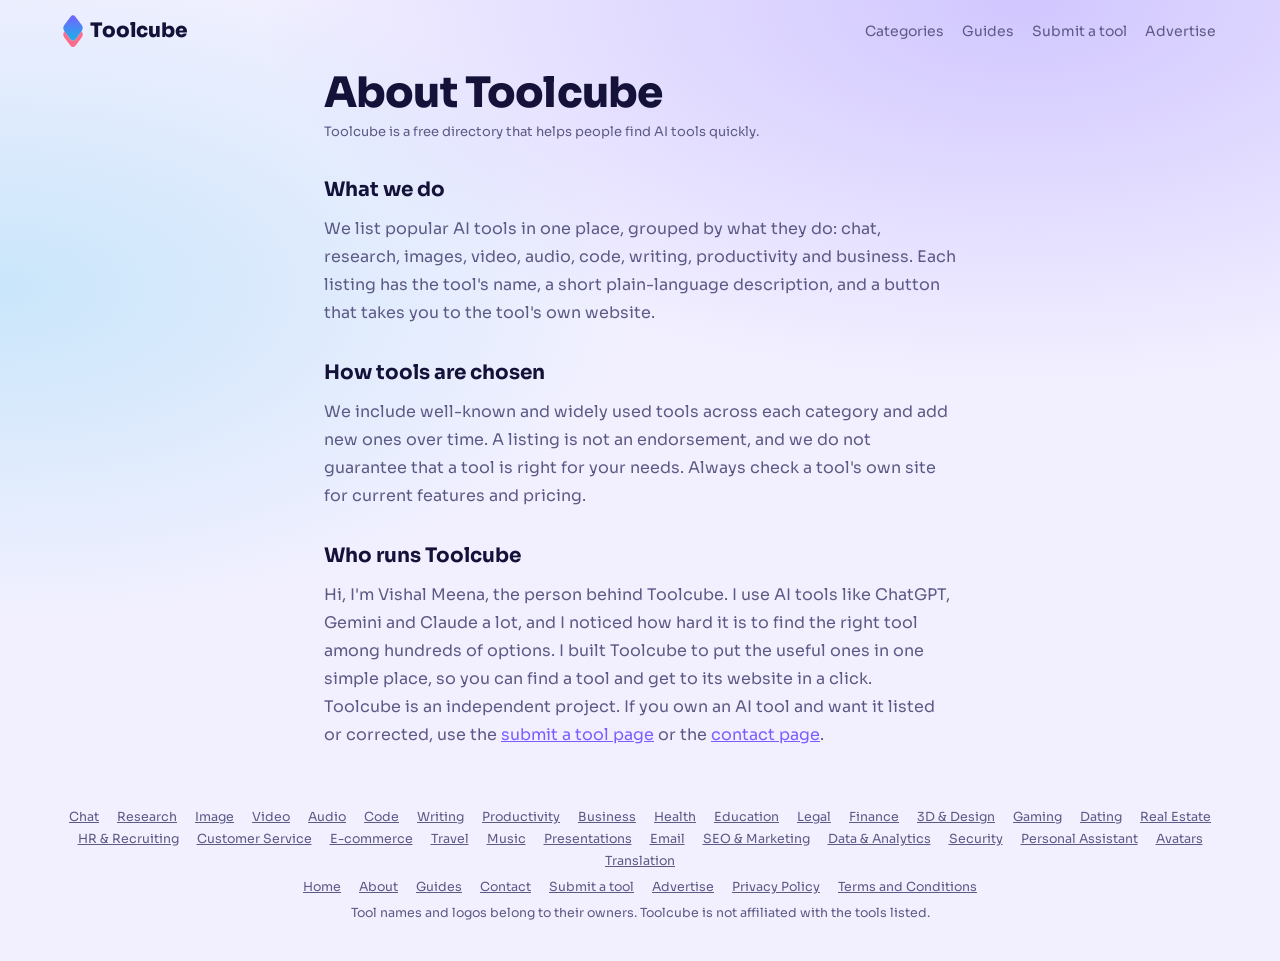
<file: about.html>
<!DOCTYPE html>
<html lang="en"><head><meta charset="utf-8"><meta name="google-site-verification" content="koQK2JNsNZIfbtefaYNsy1_nEqN-CUtT42k9APRVbyw" /><meta name="viewport" content="width=device-width,initial-scale=1"><title>About Toolcube - Toolcube</title><meta name="description" content="Toolcube is a free directory of AI tools for chat, images, video, audio, code, writing and business."><link rel="canonical" href="https://sensational-swan-59b8d3.netlify.app/about"><meta property="og:title" content="About Toolcube - Toolcube"><meta property="og:description" content="Toolcube is a free directory of AI tools for chat, images, video, audio, code, writing and business."><meta property="og:type" content="website"><meta property="og:url" content="https://sensational-swan-59b8d3.netlify.app/about"><meta property="og:image" content="https://sensational-swan-59b8d3.netlify.app/og.png"><meta name="twitter:card" content="summary_large_image"><link rel="icon" href="data:image/svg+xml,%3Csvg xmlns='http://www.w3.org/2000/svg' viewBox='0 0 100 100'%3E%3Ctext y='.9em' font-size='90'%3E%F0%9F%A7%8A%3C/text%3E%3C/svg%3E"><link href="https://fonts.googleapis.com/css2?family=Sora:wght@400;600;800&display=swap" rel="stylesheet"><link rel="stylesheet" href="/style.css"></head><body><header><a class="logo" href="/"><i></i>Toolcube</a><nav class="top" aria-label="Main"><a href="/#cats">Categories</a><a href="/guides">Guides</a><a href="/submit">Submit a tool</a><a href="/advertise">Advertise</a></nav></header><main class="doc" style="display:block"><h1>About Toolcube</h1><p class="date">Toolcube is a free directory that helps people find AI tools quickly.</p>
<h2>What we do</h2><p>We list popular AI tools in one place, grouped by what they do: chat, research, images, video, audio, code, writing, productivity and business. Each listing has the tool's name, a short plain-language description, and a button that takes you to the tool's own website.</p>
<h2>How tools are chosen</h2><p>We include well-known and widely used tools across each category and add new ones over time. A listing is not an endorsement, and we do not guarantee that a tool is right for your needs. Always check a tool's own site for current features and pricing.</p>
<h2>Who runs Toolcube</h2><p>Hi, I'm Vishal Meena, the person behind Toolcube. I use AI tools like ChatGPT, Gemini and Claude a lot, and I noticed how hard it is to find the right tool among hundreds of options. I built Toolcube to put the useful ones in one simple place, so you can find a tool and get to its website in a click.</p><p>Toolcube is an independent project. If you own an AI tool and want it listed or corrected, use the <a href="/submit">submit a tool page</a> or the <a href="/contact">contact page</a>.</p></main><footer><nav class="fl" aria-label="Categories"><a href="/category/chat">Chat</a><a href="/category/research">Research</a><a href="/category/image">Image</a><a href="/category/video">Video</a><a href="/category/audio">Audio</a><a href="/category/code">Code</a><a href="/category/writing">Writing</a><a href="/category/productivity">Productivity</a><a href="/category/business">Business</a><a href="/category/health">Health</a><a href="/category/education">Education</a><a href="/category/legal">Legal</a><a href="/category/finance">Finance</a><a href="/category/3d-design">3D & Design</a><a href="/category/gaming">Gaming</a><a href="/category/dating">Dating</a><a href="/category/real-estate">Real Estate</a><a href="/category/hr-recruiting">HR & Recruiting</a><a href="/category/customer-service">Customer Service</a><a href="/category/ecommerce">E-commerce</a><a href="/category/travel">Travel</a><a href="/category/music">Music</a><a href="/category/presentations">Presentations</a><a href="/category/email">Email</a><a href="/category/seo-marketing">SEO & Marketing</a><a href="/category/data-analytics">Data & Analytics</a><a href="/category/security">Security</a><a href="/category/personal-assistant">Personal Assistant</a><a href="/category/avatars">Avatars</a><a href="/category/translation">Translation</a></nav><nav class="fl" aria-label="Footer"><a href="/">Home</a><a href="/about">About</a><a href="/guides">Guides</a><a href="/contact">Contact</a><a href="/submit">Submit a tool</a><a href="/advertise">Advertise</a><a href="/privacy-policy">Privacy Policy</a><a href="/terms">Terms and Conditions</a></nav>Tool names and logos belong to their owners. Toolcube is not affiliated with the tools listed.</footer><script src="/site.js" defer></script></body></html>
</file>
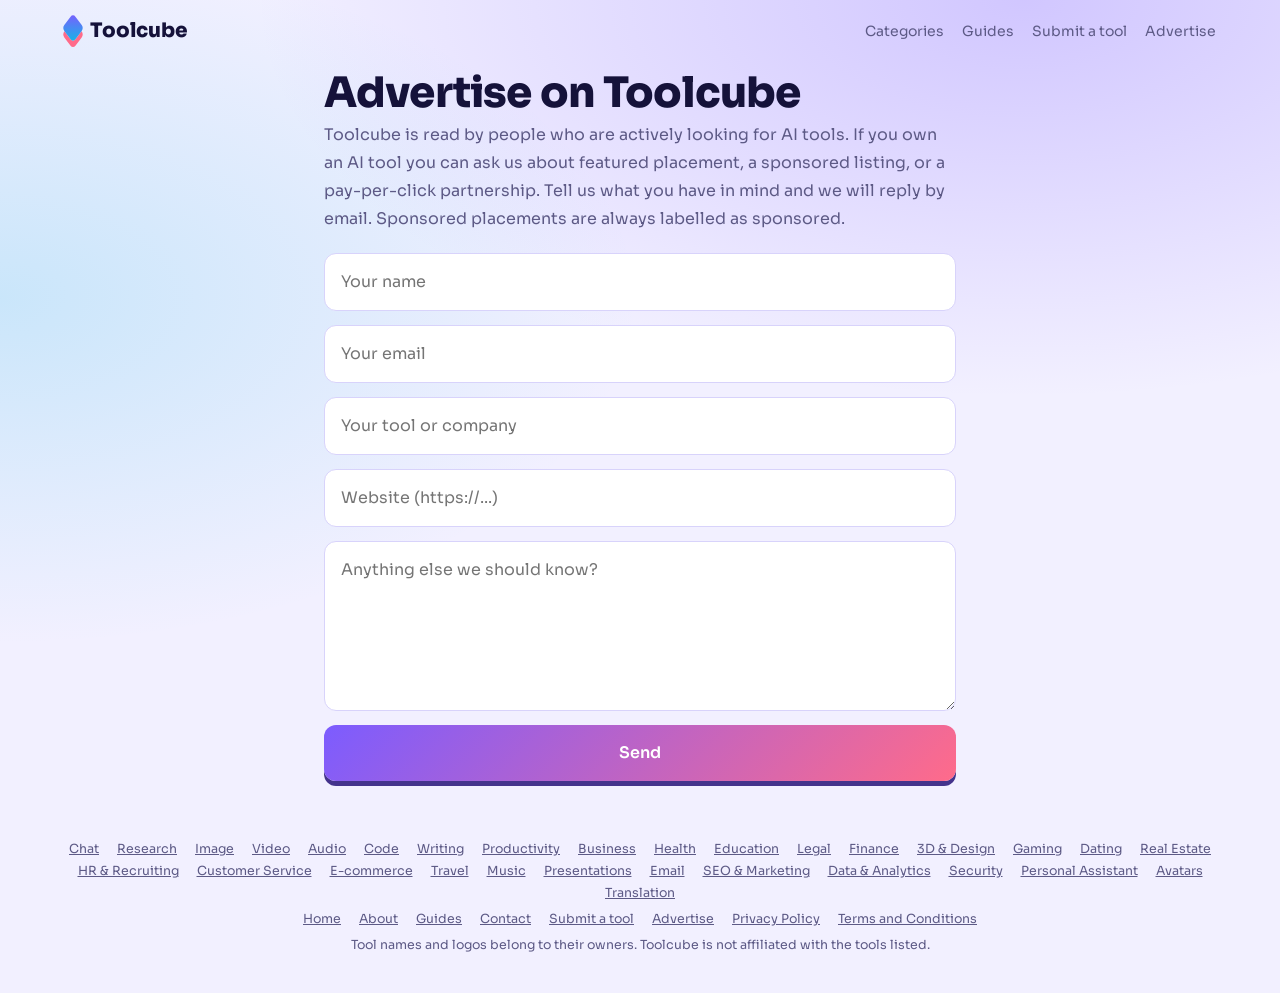
<file: advertise.html>
<!DOCTYPE html>
<html lang="en"><head><meta charset="utf-8"><meta name="google-site-verification" content="koQK2JNsNZIfbtefaYNsy1_nEqN-CUtT42k9APRVbyw" /><meta name="viewport" content="width=device-width,initial-scale=1"><title>Advertise on Toolcube - Toolcube</title><meta name="description" content="Featured placement and partnership options for AI tool owners."><link rel="canonical" href="https://sensational-swan-59b8d3.netlify.app/advertise"><meta property="og:title" content="Advertise on Toolcube - Toolcube"><meta property="og:description" content="Featured placement and partnership options for AI tool owners."><meta property="og:type" content="website"><meta property="og:url" content="https://sensational-swan-59b8d3.netlify.app/advertise"><meta property="og:image" content="https://sensational-swan-59b8d3.netlify.app/og.png"><meta name="twitter:card" content="summary_large_image"><link rel="icon" href="data:image/svg+xml,%3Csvg xmlns='http://www.w3.org/2000/svg' viewBox='0 0 100 100'%3E%3Ctext y='.9em' font-size='90'%3E%F0%9F%A7%8A%3C/text%3E%3C/svg%3E"><link href="https://fonts.googleapis.com/css2?family=Sora:wght@400;600;800&display=swap" rel="stylesheet"><link rel="stylesheet" href="/style.css"></head><body><header><a class="logo" href="/"><i></i>Toolcube</a><nav class="top" aria-label="Main"><a href="/#cats">Categories</a><a href="/guides">Guides</a><a href="/submit">Submit a tool</a><a href="/advertise">Advertise</a></nav></header><main class="doc" style="display:block"><h1>Advertise on Toolcube</h1><p>Toolcube is read by people who are actively looking for AI tools. If you own an AI tool you can ask us about featured placement, a sponsored listing, or a pay-per-click partnership. Tell us what you have in mind and we will reply by email. Sponsored placements are always labelled as sponsored.</p><form name="advertise" method="POST" data-netlify="true"><input type="hidden" name="form-name" value="advertise"><input name="name" placeholder="Your name" required aria-label="Your name"><input name="email" type="email" placeholder="Your email" required aria-label="Your email"><input name="tool" placeholder="Your tool or company" required aria-label="Tool or company"><input name="url" type="url" placeholder="Website (https://...)" required aria-label="Website"><textarea name="message" rows="5" placeholder="Anything else we should know?" aria-label="Message"></textarea><button type="submit">Send</button></form></main><footer><nav class="fl" aria-label="Categories"><a href="/category/chat">Chat</a><a href="/category/research">Research</a><a href="/category/image">Image</a><a href="/category/video">Video</a><a href="/category/audio">Audio</a><a href="/category/code">Code</a><a href="/category/writing">Writing</a><a href="/category/productivity">Productivity</a><a href="/category/business">Business</a><a href="/category/health">Health</a><a href="/category/education">Education</a><a href="/category/legal">Legal</a><a href="/category/finance">Finance</a><a href="/category/3d-design">3D & Design</a><a href="/category/gaming">Gaming</a><a href="/category/dating">Dating</a><a href="/category/real-estate">Real Estate</a><a href="/category/hr-recruiting">HR & Recruiting</a><a href="/category/customer-service">Customer Service</a><a href="/category/ecommerce">E-commerce</a><a href="/category/travel">Travel</a><a href="/category/music">Music</a><a href="/category/presentations">Presentations</a><a href="/category/email">Email</a><a href="/category/seo-marketing">SEO & Marketing</a><a href="/category/data-analytics">Data & Analytics</a><a href="/category/security">Security</a><a href="/category/personal-assistant">Personal Assistant</a><a href="/category/avatars">Avatars</a><a href="/category/translation">Translation</a></nav><nav class="fl" aria-label="Footer"><a href="/">Home</a><a href="/about">About</a><a href="/guides">Guides</a><a href="/contact">Contact</a><a href="/submit">Submit a tool</a><a href="/advertise">Advertise</a><a href="/privacy-policy">Privacy Policy</a><a href="/terms">Terms and Conditions</a></nav>Tool names and logos belong to their owners. Toolcube is not affiliated with the tools listed.</footer><script src="/site.js" defer></script></body></html>
</file>
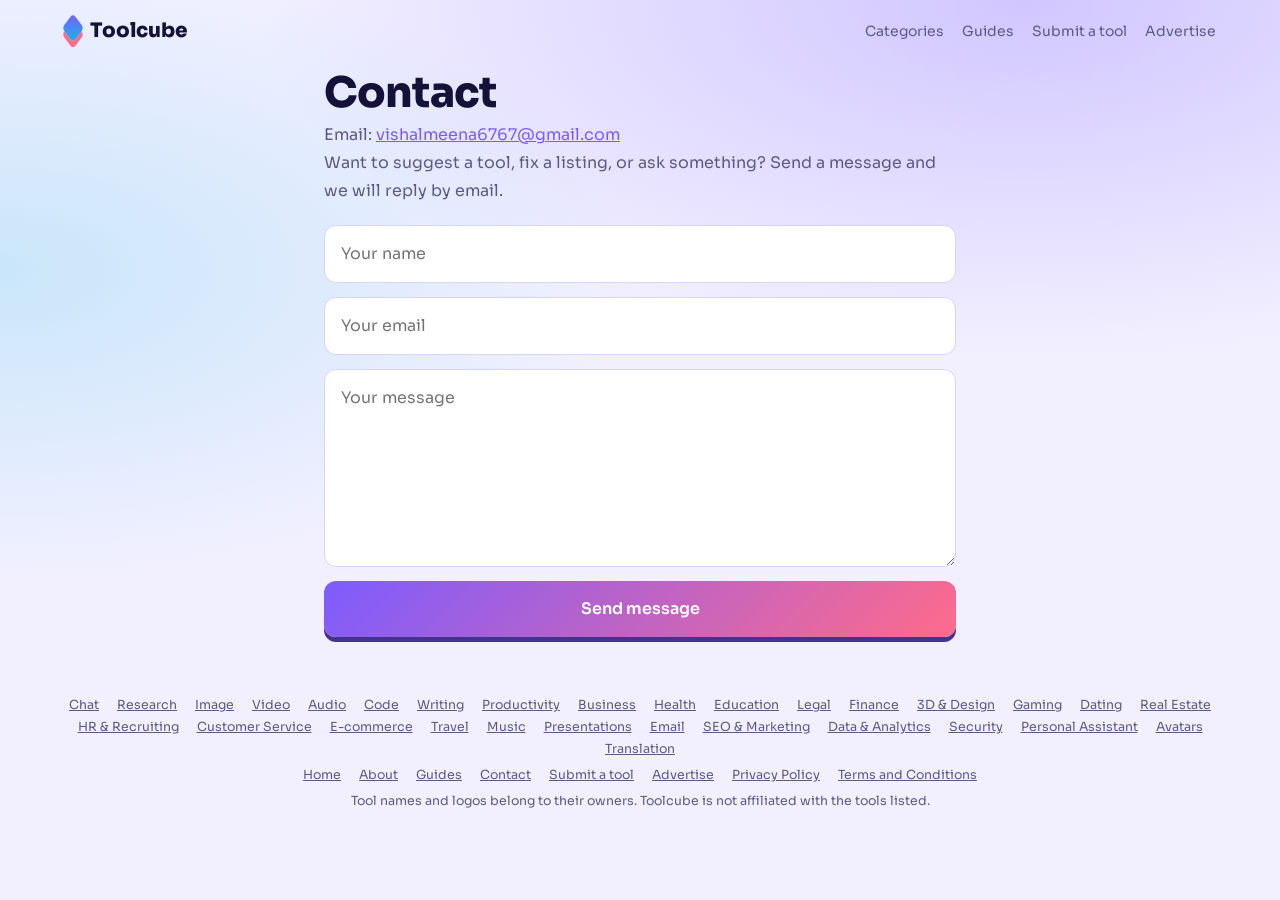
<file: contact.html>
<!DOCTYPE html>
<html lang="en"><head><meta charset="utf-8"><meta name="google-site-verification" content="koQK2JNsNZIfbtefaYNsy1_nEqN-CUtT42k9APRVbyw" /><meta name="viewport" content="width=device-width,initial-scale=1"><title>Contact - Toolcube</title><meta name="description" content="Contact Toolcube to suggest an AI tool, request a correction or ask a question."><link rel="canonical" href="https://sensational-swan-59b8d3.netlify.app/contact"><meta property="og:title" content="Contact - Toolcube"><meta property="og:description" content="Contact Toolcube to suggest an AI tool, request a correction or ask a question."><meta property="og:type" content="website"><meta property="og:url" content="https://sensational-swan-59b8d3.netlify.app/contact"><meta property="og:image" content="https://sensational-swan-59b8d3.netlify.app/og.png"><meta name="twitter:card" content="summary_large_image"><link rel="icon" href="data:image/svg+xml,%3Csvg xmlns='http://www.w3.org/2000/svg' viewBox='0 0 100 100'%3E%3Ctext y='.9em' font-size='90'%3E%F0%9F%A7%8A%3C/text%3E%3C/svg%3E"><link href="https://fonts.googleapis.com/css2?family=Sora:wght@400;600;800&display=swap" rel="stylesheet"><link rel="stylesheet" href="/style.css"></head><body><header><a class="logo" href="/"><i></i>Toolcube</a><nav class="top" aria-label="Main"><a href="/#cats">Categories</a><a href="/guides">Guides</a><a href="/submit">Submit a tool</a><a href="/advertise">Advertise</a></nav></header><main class="doc" style="display:block"><h1>Contact</h1><p>Email: <a href="mailto:vishalmeena6767@gmail.com">vishalmeena6767@gmail.com</a></p><p>Want to suggest a tool, fix a listing, or ask something? Send a message and we will reply by email.</p>
<form name="contact" method="POST" data-netlify="true"><input type="hidden" name="form-name" value="contact"><input name="name" placeholder="Your name" required aria-label="Your name"><input name="email" type="email" placeholder="Your email" required aria-label="Your email"><textarea name="message" rows="6" placeholder="Your message" required aria-label="Your message"></textarea><button type="submit">Send message</button></form></main><footer><nav class="fl" aria-label="Categories"><a href="/category/chat">Chat</a><a href="/category/research">Research</a><a href="/category/image">Image</a><a href="/category/video">Video</a><a href="/category/audio">Audio</a><a href="/category/code">Code</a><a href="/category/writing">Writing</a><a href="/category/productivity">Productivity</a><a href="/category/business">Business</a><a href="/category/health">Health</a><a href="/category/education">Education</a><a href="/category/legal">Legal</a><a href="/category/finance">Finance</a><a href="/category/3d-design">3D & Design</a><a href="/category/gaming">Gaming</a><a href="/category/dating">Dating</a><a href="/category/real-estate">Real Estate</a><a href="/category/hr-recruiting">HR & Recruiting</a><a href="/category/customer-service">Customer Service</a><a href="/category/ecommerce">E-commerce</a><a href="/category/travel">Travel</a><a href="/category/music">Music</a><a href="/category/presentations">Presentations</a><a href="/category/email">Email</a><a href="/category/seo-marketing">SEO & Marketing</a><a href="/category/data-analytics">Data & Analytics</a><a href="/category/security">Security</a><a href="/category/personal-assistant">Personal Assistant</a><a href="/category/avatars">Avatars</a><a href="/category/translation">Translation</a></nav><nav class="fl" aria-label="Footer"><a href="/">Home</a><a href="/about">About</a><a href="/guides">Guides</a><a href="/contact">Contact</a><a href="/submit">Submit a tool</a><a href="/advertise">Advertise</a><a href="/privacy-policy">Privacy Policy</a><a href="/terms">Terms and Conditions</a></nav>Tool names and logos belong to their owners. Toolcube is not affiliated with the tools listed.</footer><script src="/site.js" defer></script></body></html>
</file>
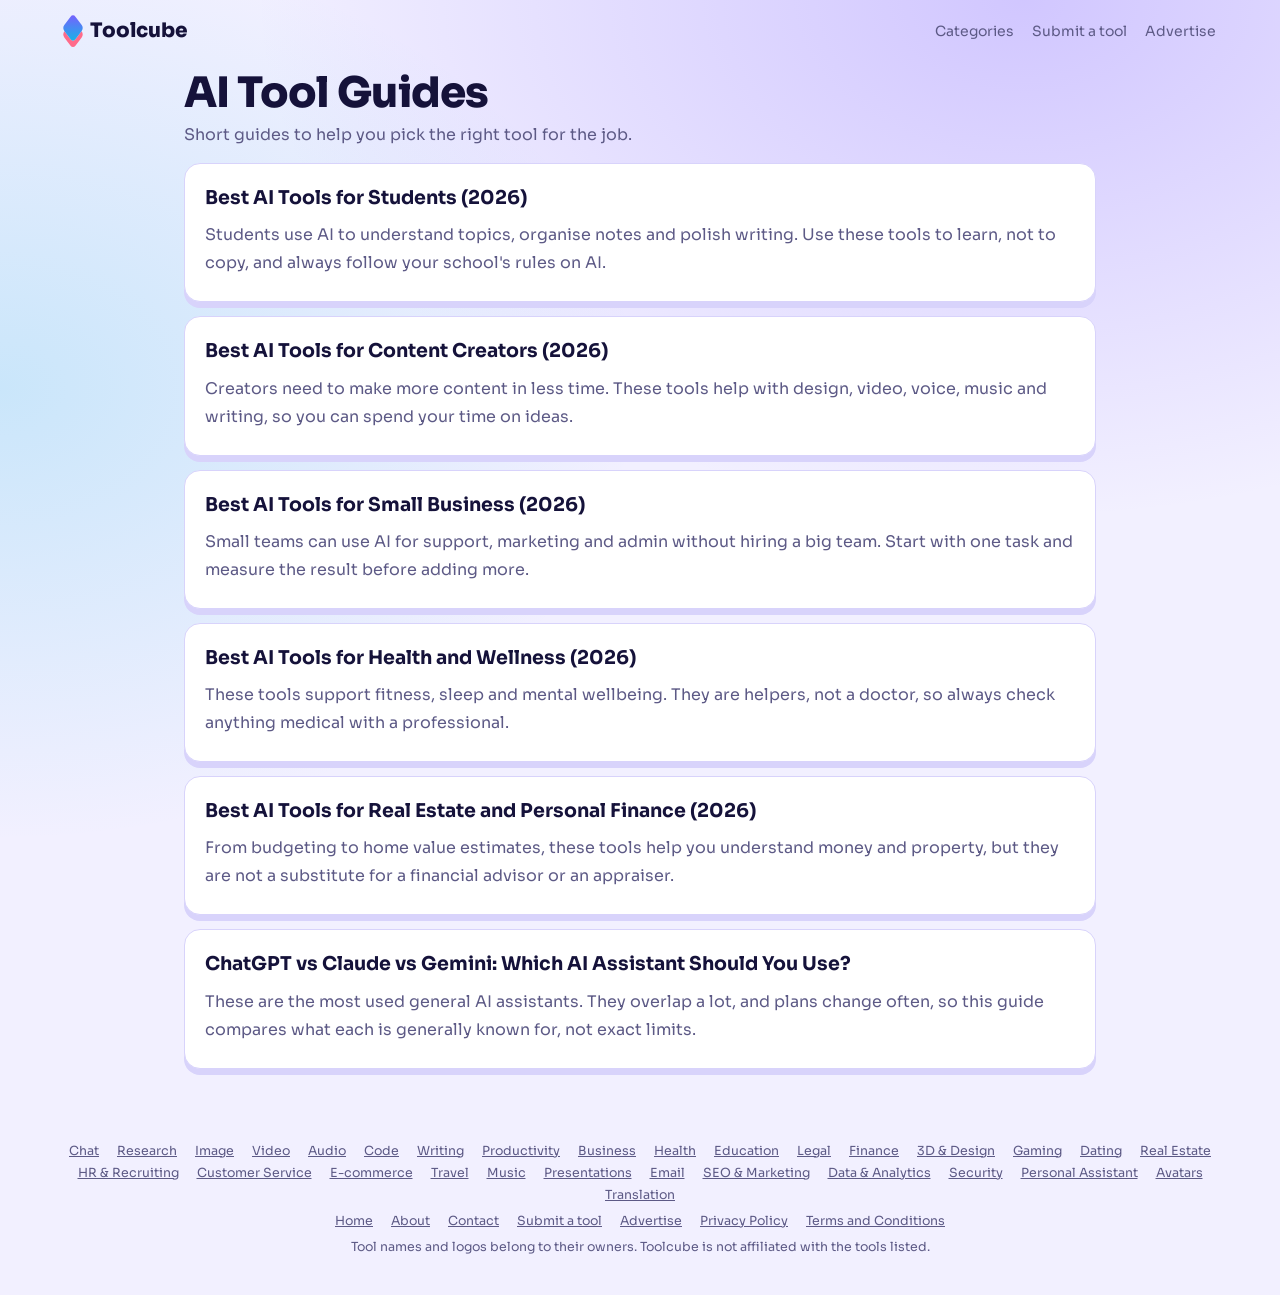
<file: guides.html>
<!DOCTYPE html>
<html lang="en"><head><meta charset="utf-8"><meta name="google-site-verification" content="koQK2JNsNZIfbtefaYNsy1_nEqN-CUtT42k9APRVbyw" /><meta name="viewport" content="width=device-width,initial-scale=1"><title>AI Tool Guides and Comparisons - Toolcube</title><meta name="description" content="Guides and comparisons to help you choose the right AI tool for studying, creating content, running a business and more."><link rel="canonical" href="https://sensational-swan-59b8d3.netlify.app/guides"><meta property="og:title" content="AI Tool Guides and Comparisons - Toolcube"><meta property="og:description" content="Guides and comparisons to help you choose the right AI tool for studying, creating content, running a business and more."><meta property="og:type" content="website"><meta property="og:url" content="https://sensational-swan-59b8d3.netlify.app/guides"><meta property="og:image" content="https://sensational-swan-59b8d3.netlify.app/og.png"><meta name="twitter:card" content="summary_large_image"><link rel="icon" href="data:image/svg+xml,%3Csvg xmlns='http://www.w3.org/2000/svg' viewBox='0 0 100 100'%3E%3Ctext y='.9em' font-size='90'%3E%F0%9F%A7%8A%3C/text%3E%3C/svg%3E"><link href="https://fonts.googleapis.com/css2?family=Sora:wght@400;600;800&display=swap" rel="stylesheet"><link rel="stylesheet" href="/style.css"><script type="application/ld+json">{"@context":"https://schema.org","@type":"BreadcrumbList","itemListElement":[{"@type":"ListItem","position":1,"name":"Home","item":"https://sensational-swan-59b8d3.netlify.app/"},{"@type":"ListItem","position":2,"name":"Guides","item":"https://sensational-swan-59b8d3.netlify.app/guides"}]}</script></head><body><header><a class="logo" href="/"><i></i>Toolcube</a><nav class="top" aria-label="Main"><a href="/#cats">Categories</a><a href="/submit">Submit a tool</a><a href="/advertise">Advertise</a></nav></header><main class="doc wide"><h1>AI Tool Guides</h1><p>Short guides to help you pick the right tool for the job.</p><ol class="glist"><li><h2><a href="/guides/best-ai-tools-for-students">Best AI Tools for Students (2026)</a></h2><p>Students use AI to understand topics, organise notes and polish writing. Use these tools to learn, not to copy, and always follow your school's rules on AI.</p></li><li><h2><a href="/guides/best-ai-tools-for-content-creators">Best AI Tools for Content Creators (2026)</a></h2><p>Creators need to make more content in less time. These tools help with design, video, voice, music and writing, so you can spend your time on ideas.</p></li><li><h2><a href="/guides/best-ai-tools-for-small-business">Best AI Tools for Small Business (2026)</a></h2><p>Small teams can use AI for support, marketing and admin without hiring a big team. Start with one task and measure the result before adding more.</p></li><li><h2><a href="/guides/best-ai-tools-for-health-and-wellness">Best AI Tools for Health and Wellness (2026)</a></h2><p>These tools support fitness, sleep and mental wellbeing. They are helpers, not a doctor, so always check anything medical with a professional.</p></li><li><h2><a href="/guides/best-ai-tools-for-real-estate-and-finance">Best AI Tools for Real Estate and Personal Finance (2026)</a></h2><p>From budgeting to home value estimates, these tools help you understand money and property, but they are not a substitute for a financial advisor or an appraiser.</p></li><li><h2><a href="/guides/chatgpt-vs-claude-vs-gemini">ChatGPT vs Claude vs Gemini: Which AI Assistant Should You Use?</a></h2><p>These are the most used general AI assistants. They overlap a lot, and plans change often, so this guide compares what each is generally known for, not exact limits.</p></li></ol></main><footer><nav class="fl" aria-label="Categories"><a href="/category/chat">Chat</a><a href="/category/research">Research</a><a href="/category/image">Image</a><a href="/category/video">Video</a><a href="/category/audio">Audio</a><a href="/category/code">Code</a><a href="/category/writing">Writing</a><a href="/category/productivity">Productivity</a><a href="/category/business">Business</a><a href="/category/health">Health</a><a href="/category/education">Education</a><a href="/category/legal">Legal</a><a href="/category/finance">Finance</a><a href="/category/3d-design">3D & Design</a><a href="/category/gaming">Gaming</a><a href="/category/dating">Dating</a><a href="/category/real-estate">Real Estate</a><a href="/category/hr-recruiting">HR & Recruiting</a><a href="/category/customer-service">Customer Service</a><a href="/category/ecommerce">E-commerce</a><a href="/category/travel">Travel</a><a href="/category/music">Music</a><a href="/category/presentations">Presentations</a><a href="/category/email">Email</a><a href="/category/seo-marketing">SEO & Marketing</a><a href="/category/data-analytics">Data & Analytics</a><a href="/category/security">Security</a><a href="/category/personal-assistant">Personal Assistant</a><a href="/category/avatars">Avatars</a><a href="/category/translation">Translation</a></nav><nav class="fl" aria-label="Footer"><a href="/">Home</a><a href="/about">About</a><a href="/contact">Contact</a><a href="/submit">Submit a tool</a><a href="/advertise">Advertise</a><a href="/privacy-policy">Privacy Policy</a><a href="/terms">Terms and Conditions</a></nav>Tool names and logos belong to their owners. Toolcube is not affiliated with the tools listed.</footer><script src="/site.js" defer></script></body></html>
</file>
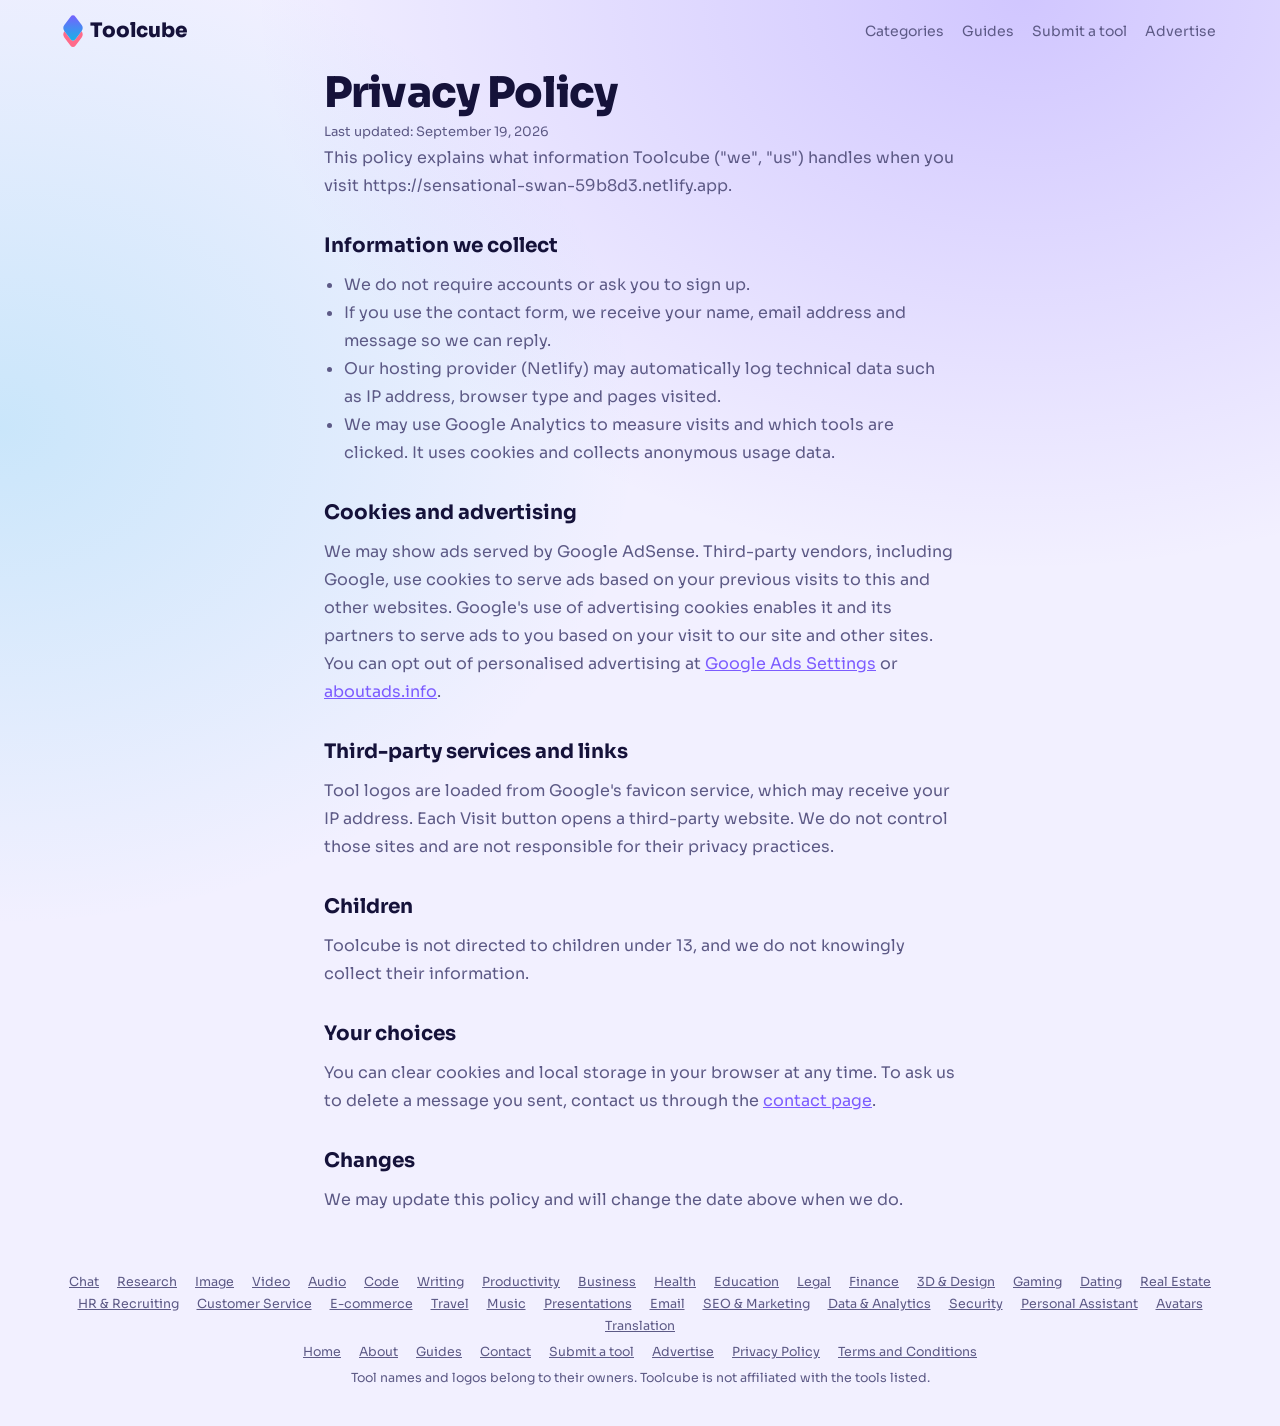
<file: privacy-policy.html>
<!DOCTYPE html>
<html lang="en"><head><meta charset="utf-8"><meta name="google-site-verification" content="koQK2JNsNZIfbtefaYNsy1_nEqN-CUtT42k9APRVbyw" /><meta name="viewport" content="width=device-width,initial-scale=1"><title>Privacy Policy - Toolcube</title><meta name="description" content="How Toolcube handles information, cookies and advertising."><link rel="canonical" href="https://sensational-swan-59b8d3.netlify.app/privacy-policy"><meta property="og:title" content="Privacy Policy - Toolcube"><meta property="og:description" content="How Toolcube handles information, cookies and advertising."><meta property="og:type" content="website"><meta property="og:url" content="https://sensational-swan-59b8d3.netlify.app/privacy-policy"><meta property="og:image" content="https://sensational-swan-59b8d3.netlify.app/og.png"><meta name="twitter:card" content="summary_large_image"><link rel="icon" href="data:image/svg+xml,%3Csvg xmlns='http://www.w3.org/2000/svg' viewBox='0 0 100 100'%3E%3Ctext y='.9em' font-size='90'%3E%F0%9F%A7%8A%3C/text%3E%3C/svg%3E"><link href="https://fonts.googleapis.com/css2?family=Sora:wght@400;600;800&display=swap" rel="stylesheet"><link rel="stylesheet" href="/style.css"></head><body><header><a class="logo" href="/"><i></i>Toolcube</a><nav class="top" aria-label="Main"><a href="/#cats">Categories</a><a href="/guides">Guides</a><a href="/submit">Submit a tool</a><a href="/advertise">Advertise</a></nav></header><main class="doc" style="display:block"><h1>Privacy Policy</h1><p class="date">Last updated: September 19, 2026</p><p>This policy explains what information Toolcube ("we", "us") handles when you visit https://sensational-swan-59b8d3.netlify.app.</p>
<h2>Information we collect</h2><ul><li>We do not require accounts or ask you to sign up.</li><li>If you use the contact form, we receive your name, email address and message so we can reply.</li><li>Our hosting provider (Netlify) may automatically log technical data such as IP address, browser type and pages visited.</li><li>We may use Google Analytics to measure visits and which tools are clicked. It uses cookies and collects anonymous usage data.</li></ul>
<h2>Cookies and advertising</h2><p>We may show ads served by Google AdSense. Third-party vendors, including Google, use cookies to serve ads based on your previous visits to this and other websites. Google's use of advertising cookies enables it and its partners to serve ads to you based on your visit to our site and other sites. You can opt out of personalised advertising at <a href="https://adssettings.google.com" rel="noopener">Google Ads Settings</a> or <a href="https://www.aboutads.info" rel="noopener">aboutads.info</a>.</p>
<h2>Third-party services and links</h2><p>Tool logos are loaded from Google's favicon service, which may receive your IP address. Each Visit button opens a third-party website. We do not control those sites and are not responsible for their privacy practices.</p>
<h2>Children</h2><p>Toolcube is not directed to children under 13, and we do not knowingly collect their information.</p>
<h2>Your choices</h2><p>You can clear cookies and local storage in your browser at any time. To ask us to delete a message you sent, contact us through the <a href="/contact.html">contact page</a>.</p>
<h2>Changes</h2><p>We may update this policy and will change the date above when we do.</p></main><footer><nav class="fl" aria-label="Categories"><a href="/category/chat">Chat</a><a href="/category/research">Research</a><a href="/category/image">Image</a><a href="/category/video">Video</a><a href="/category/audio">Audio</a><a href="/category/code">Code</a><a href="/category/writing">Writing</a><a href="/category/productivity">Productivity</a><a href="/category/business">Business</a><a href="/category/health">Health</a><a href="/category/education">Education</a><a href="/category/legal">Legal</a><a href="/category/finance">Finance</a><a href="/category/3d-design">3D & Design</a><a href="/category/gaming">Gaming</a><a href="/category/dating">Dating</a><a href="/category/real-estate">Real Estate</a><a href="/category/hr-recruiting">HR & Recruiting</a><a href="/category/customer-service">Customer Service</a><a href="/category/ecommerce">E-commerce</a><a href="/category/travel">Travel</a><a href="/category/music">Music</a><a href="/category/presentations">Presentations</a><a href="/category/email">Email</a><a href="/category/seo-marketing">SEO & Marketing</a><a href="/category/data-analytics">Data & Analytics</a><a href="/category/security">Security</a><a href="/category/personal-assistant">Personal Assistant</a><a href="/category/avatars">Avatars</a><a href="/category/translation">Translation</a></nav><nav class="fl" aria-label="Footer"><a href="/">Home</a><a href="/about">About</a><a href="/guides">Guides</a><a href="/contact">Contact</a><a href="/submit">Submit a tool</a><a href="/advertise">Advertise</a><a href="/privacy-policy">Privacy Policy</a><a href="/terms">Terms and Conditions</a></nav>Tool names and logos belong to their owners. Toolcube is not affiliated with the tools listed.</footer><script src="/site.js" defer></script></body></html>
</file>
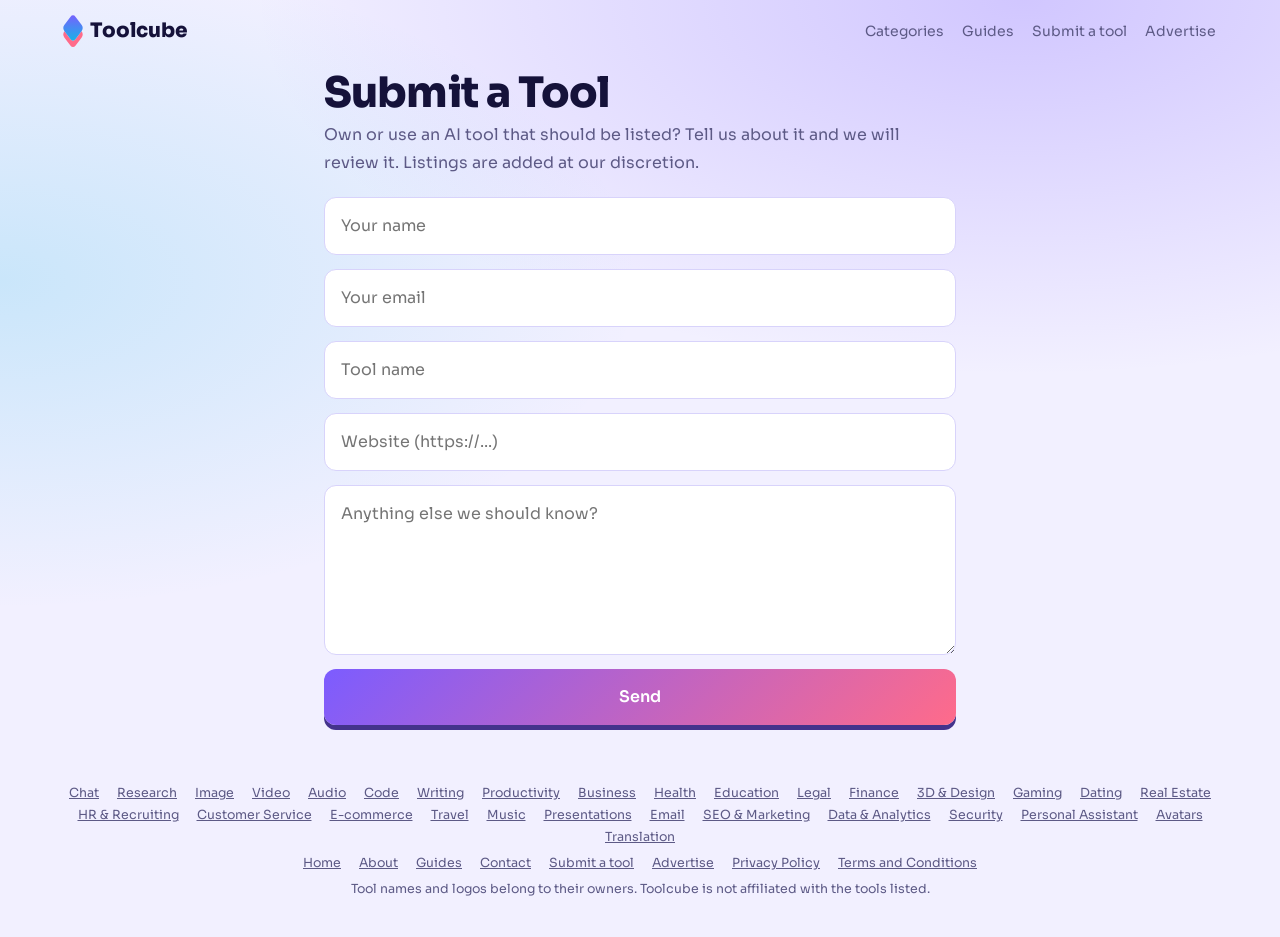
<file: submit.html>
<!DOCTYPE html>
<html lang="en"><head><meta charset="utf-8"><meta name="google-site-verification" content="koQK2JNsNZIfbtefaYNsy1_nEqN-CUtT42k9APRVbyw" /><meta name="viewport" content="width=device-width,initial-scale=1"><title>Submit a Tool - Toolcube</title><meta name="description" content="Suggest an AI tool to be listed on Toolcube."><link rel="canonical" href="https://sensational-swan-59b8d3.netlify.app/submit"><meta property="og:title" content="Submit a Tool - Toolcube"><meta property="og:description" content="Suggest an AI tool to be listed on Toolcube."><meta property="og:type" content="website"><meta property="og:url" content="https://sensational-swan-59b8d3.netlify.app/submit"><meta property="og:image" content="https://sensational-swan-59b8d3.netlify.app/og.png"><meta name="twitter:card" content="summary_large_image"><link rel="icon" href="data:image/svg+xml,%3Csvg xmlns='http://www.w3.org/2000/svg' viewBox='0 0 100 100'%3E%3Ctext y='.9em' font-size='90'%3E%F0%9F%A7%8A%3C/text%3E%3C/svg%3E"><link href="https://fonts.googleapis.com/css2?family=Sora:wght@400;600;800&display=swap" rel="stylesheet"><link rel="stylesheet" href="/style.css"></head><body><header><a class="logo" href="/"><i></i>Toolcube</a><nav class="top" aria-label="Main"><a href="/#cats">Categories</a><a href="/guides">Guides</a><a href="/submit">Submit a tool</a><a href="/advertise">Advertise</a></nav></header><main class="doc" style="display:block"><h1>Submit a Tool</h1><p>Own or use an AI tool that should be listed? Tell us about it and we will review it. Listings are added at our discretion.</p><form name="submit-tool" method="POST" data-netlify="true"><input type="hidden" name="form-name" value="submit-tool"><input name="name" placeholder="Your name" required aria-label="Your name"><input name="email" type="email" placeholder="Your email" required aria-label="Your email"><input name="tool" placeholder="Tool name" required aria-label="Tool name"><input name="url" type="url" placeholder="Website (https://...)" required aria-label="Website"><textarea name="message" rows="5" placeholder="Anything else we should know?" aria-label="Message"></textarea><button type="submit">Send</button></form></main><footer><nav class="fl" aria-label="Categories"><a href="/category/chat">Chat</a><a href="/category/research">Research</a><a href="/category/image">Image</a><a href="/category/video">Video</a><a href="/category/audio">Audio</a><a href="/category/code">Code</a><a href="/category/writing">Writing</a><a href="/category/productivity">Productivity</a><a href="/category/business">Business</a><a href="/category/health">Health</a><a href="/category/education">Education</a><a href="/category/legal">Legal</a><a href="/category/finance">Finance</a><a href="/category/3d-design">3D & Design</a><a href="/category/gaming">Gaming</a><a href="/category/dating">Dating</a><a href="/category/real-estate">Real Estate</a><a href="/category/hr-recruiting">HR & Recruiting</a><a href="/category/customer-service">Customer Service</a><a href="/category/ecommerce">E-commerce</a><a href="/category/travel">Travel</a><a href="/category/music">Music</a><a href="/category/presentations">Presentations</a><a href="/category/email">Email</a><a href="/category/seo-marketing">SEO & Marketing</a><a href="/category/data-analytics">Data & Analytics</a><a href="/category/security">Security</a><a href="/category/personal-assistant">Personal Assistant</a><a href="/category/avatars">Avatars</a><a href="/category/translation">Translation</a></nav><nav class="fl" aria-label="Footer"><a href="/">Home</a><a href="/about">About</a><a href="/guides">Guides</a><a href="/contact">Contact</a><a href="/submit">Submit a tool</a><a href="/advertise">Advertise</a><a href="/privacy-policy">Privacy Policy</a><a href="/terms">Terms and Conditions</a></nav>Tool names and logos belong to their owners. Toolcube is not affiliated with the tools listed.</footer><script src="/site.js" defer></script></body></html>
</file>
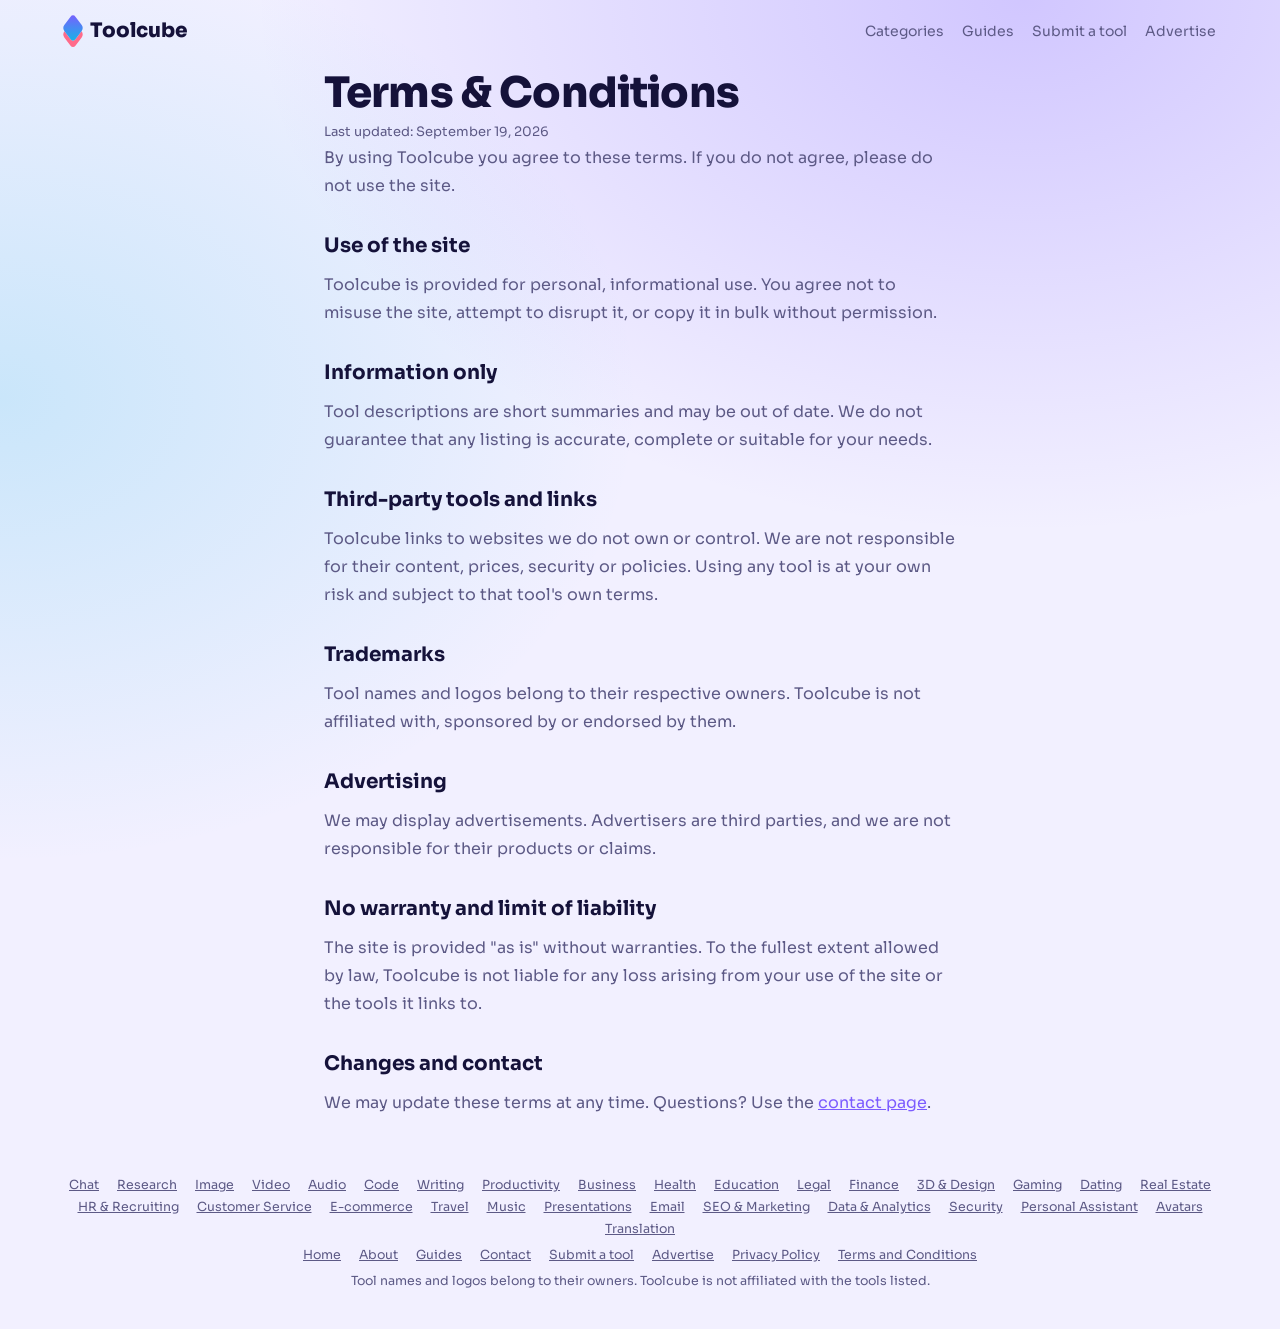
<file: terms.html>
<!DOCTYPE html>
<html lang="en"><head><meta charset="utf-8"><meta name="google-site-verification" content="koQK2JNsNZIfbtefaYNsy1_nEqN-CUtT42k9APRVbyw" /><meta name="viewport" content="width=device-width,initial-scale=1"><title>Terms &amp; Conditions - Toolcube</title><meta name="description" content="Terms and conditions for using Toolcube."><link rel="canonical" href="https://sensational-swan-59b8d3.netlify.app/terms"><meta property="og:title" content="Terms &amp;amp; Conditions - Toolcube"><meta property="og:description" content="Terms and conditions for using Toolcube."><meta property="og:type" content="website"><meta property="og:url" content="https://sensational-swan-59b8d3.netlify.app/terms"><meta property="og:image" content="https://sensational-swan-59b8d3.netlify.app/og.png"><meta name="twitter:card" content="summary_large_image"><link rel="icon" href="data:image/svg+xml,%3Csvg xmlns='http://www.w3.org/2000/svg' viewBox='0 0 100 100'%3E%3Ctext y='.9em' font-size='90'%3E%F0%9F%A7%8A%3C/text%3E%3C/svg%3E"><link href="https://fonts.googleapis.com/css2?family=Sora:wght@400;600;800&display=swap" rel="stylesheet"><link rel="stylesheet" href="/style.css"></head><body><header><a class="logo" href="/"><i></i>Toolcube</a><nav class="top" aria-label="Main"><a href="/#cats">Categories</a><a href="/guides">Guides</a><a href="/submit">Submit a tool</a><a href="/advertise">Advertise</a></nav></header><main class="doc" style="display:block"><h1>Terms &amp; Conditions</h1><p class="date">Last updated: September 19, 2026</p><p>By using Toolcube you agree to these terms. If you do not agree, please do not use the site.</p>
<h2>Use of the site</h2><p>Toolcube is provided for personal, informational use. You agree not to misuse the site, attempt to disrupt it, or copy it in bulk without permission.</p>
<h2>Information only</h2><p>Tool descriptions are short summaries and may be out of date. We do not guarantee that any listing is accurate, complete or suitable for your needs.</p>
<h2>Third-party tools and links</h2><p>Toolcube links to websites we do not own or control. We are not responsible for their content, prices, security or policies. Using any tool is at your own risk and subject to that tool's own terms.</p>
<h2>Trademarks</h2><p>Tool names and logos belong to their respective owners. Toolcube is not affiliated with, sponsored by or endorsed by them.</p>
<h2>Advertising</h2><p>We may display advertisements. Advertisers are third parties, and we are not responsible for their products or claims.</p>
<h2>No warranty and limit of liability</h2><p>The site is provided "as is" without warranties. To the fullest extent allowed by law, Toolcube is not liable for any loss arising from your use of the site or the tools it links to.</p>
<h2>Changes and contact</h2><p>We may update these terms at any time. Questions? Use the <a href="/contact.html">contact page</a>.</p></main><footer><nav class="fl" aria-label="Categories"><a href="/category/chat">Chat</a><a href="/category/research">Research</a><a href="/category/image">Image</a><a href="/category/video">Video</a><a href="/category/audio">Audio</a><a href="/category/code">Code</a><a href="/category/writing">Writing</a><a href="/category/productivity">Productivity</a><a href="/category/business">Business</a><a href="/category/health">Health</a><a href="/category/education">Education</a><a href="/category/legal">Legal</a><a href="/category/finance">Finance</a><a href="/category/3d-design">3D & Design</a><a href="/category/gaming">Gaming</a><a href="/category/dating">Dating</a><a href="/category/real-estate">Real Estate</a><a href="/category/hr-recruiting">HR & Recruiting</a><a href="/category/customer-service">Customer Service</a><a href="/category/ecommerce">E-commerce</a><a href="/category/travel">Travel</a><a href="/category/music">Music</a><a href="/category/presentations">Presentations</a><a href="/category/email">Email</a><a href="/category/seo-marketing">SEO & Marketing</a><a href="/category/data-analytics">Data & Analytics</a><a href="/category/security">Security</a><a href="/category/personal-assistant">Personal Assistant</a><a href="/category/avatars">Avatars</a><a href="/category/translation">Translation</a></nav><nav class="fl" aria-label="Footer"><a href="/">Home</a><a href="/about">About</a><a href="/guides">Guides</a><a href="/contact">Contact</a><a href="/submit">Submit a tool</a><a href="/advertise">Advertise</a><a href="/privacy-policy">Privacy Policy</a><a href="/terms">Terms and Conditions</a></nav>Tool names and logos belong to their owners. Toolcube is not affiliated with the tools listed.</footer><script src="/site.js" defer></script></body></html>
</file>
<file: style.css>
:root{--bg:#f2f0ff;--card:#ffffff;--text:#15123a;--muted:#5d5a86;--a:#7c5cff;--b:#12b8e6;--c:#ff6b8a;--bd:#d8d3fb;--sh:rgba(80,60,200,.22)}
@media (prefers-color-scheme:dark){:root:not([data-theme="light"]){--bg:#0b0a1f;--card:#17153d;--text:#f1efff;--muted:#a19ecf;--a:#8f74ff;--b:#29e0ff;--c:#ff7d9a;--bd:#2c2966;--sh:rgba(0,0,0,.55)}}
:root[data-theme="dark"]{--bg:#0b0a1f;--card:#17153d;--text:#f1efff;--muted:#a19ecf;--a:#8f74ff;--b:#29e0ff;--c:#ff7d9a;--bd:#2c2966;--sh:rgba(0,0,0,.55)}
*{box-sizing:border-box;margin:0}
body{font-family:Sora,system-ui,sans-serif;background:var(--bg);color:var(--text);min-height:100vh;overflow-x:hidden;background-image:radial-gradient(60% 40% at 80% 0,color-mix(in srgb,var(--a) 28%,transparent),transparent),radial-gradient(50% 35% at 0 30%,color-mix(in srgb,var(--b) 18%,transparent),transparent)}
header{display:flex;justify-content:space-between;align-items:center;padding:18px 5vw}
.logo{font-weight:800;font-size:20px}
.logo i{display:inline-block;width:18px;height:18px;margin-right:8px;border-radius:4px;background:linear-gradient(135deg,var(--a),var(--b));transform:rotate(45deg) skew(8deg,8deg);box-shadow:4px 4px 0 var(--c)}
.pill{font-size:13px;color:var(--muted);border:1px solid var(--bd);border-radius:99px;padding:6px 14px;background:var(--card)}
.hero{display:flex;flex-wrap:wrap;align-items:center;justify-content:center;gap:40px;padding:30px 5vw 40px}
.copy{flex:1 1 320px;max-width:560px}
h1{font-size:clamp(34px,6vw,58px);line-height:1.05;font-weight:800;letter-spacing:-.02em}
.copy p{margin:16px 0 22px;color:var(--muted);line-height:1.6;max-width:46ch}
.search{width:100%;padding:15px 20px;border-radius:14px;border:1px solid var(--bd);background:var(--card);color:var(--text);font:inherit;box-shadow:0 12px 30px var(--sh)}
.search:focus,.chip:focus-visible,.visit:focus-visible{outline:3px solid var(--b);outline-offset:2px}
.stage{perspective:900px;width:230px;height:230px;display:grid;place-items:center}
.cube{position:relative;width:130px;height:130px;transform-style:preserve-3d;animation:spin 16s linear infinite}
.stage:hover .cube{animation-play-state:paused}
.f{position:absolute;inset:0;display:grid;place-items:center;font-size:46px;border:1px solid #ffffff66;border-radius:14px;background:linear-gradient(135deg,var(--a),var(--b));opacity:.92}
.f:nth-child(1){transform:translateZ(65px)}.f:nth-child(2){transform:rotateY(90deg) translateZ(65px);background:linear-gradient(135deg,var(--b),var(--c))}
.f:nth-child(3){transform:rotateY(180deg) translateZ(65px)}.f:nth-child(4){transform:rotateY(-90deg) translateZ(65px);background:linear-gradient(135deg,var(--c),var(--a))}
.f:nth-child(5){transform:rotateX(90deg) translateZ(65px)}.f:nth-child(6){transform:rotateX(-90deg) translateZ(65px)}
@keyframes spin{to{transform:rotateX(360deg) rotateY(360deg)}}
.chips{display:flex;flex-wrap:wrap;gap:10px;justify-content:center;padding:0 5vw 26px}
.chip{border:1px solid var(--bd);background:var(--card);color:var(--text);font:inherit;font-size:14px;padding:9px 18px;border-radius:99px;cursor:pointer;box-shadow:0 4px 0 var(--bd);transition:transform .12s,box-shadow .12s}
.chip:active{transform:translateY(3px);box-shadow:0 1px 0 var(--bd)}
.chip.on{background:linear-gradient(135deg,var(--a),var(--b));color:#fff;border-color:transparent;box-shadow:0 4px 0 color-mix(in srgb,var(--a) 60%,#000)}
main{max-width:1240px;margin:auto;padding:10px 5vw 60px}
.grid{display:grid;grid-template-columns:repeat(auto-fill,minmax(250px,1fr));gap:26px}
.wrap h2{font-size:22px;margin:0 0 18px}#pop{margin-bottom:44px}#all{scroll-margin-top:84px}[hidden]{display:none!important}
.badge{position:absolute;top:14px;right:14px;font-size:11px;font-weight:600;color:#fff;background:linear-gradient(135deg,var(--c),var(--a));padding:4px 10px;border-radius:99px;transform:translateZ(40px)}
.bar{position:sticky;top:0;z-index:30;padding:6px 5vw 12px;background:color-mix(in srgb,var(--bg) 94%,transparent)}.bar .search{display:block;max-width:680px;margin:0 auto}
.card{position:relative;transform-style:preserve-3d;background:var(--card);border:1px solid var(--bd);border-radius:20px;padding:22px;box-shadow:0 18px 40px var(--sh),0 6px 0 var(--bd);transition:transform .18s ease-out;will-change:transform}
.ico{position:relative;width:58px;height:58px;display:grid;place-items:center;font-size:21px;font-weight:800;color:#fff;letter-spacing:-.02em;border-radius:16px;transform:translateZ(46px);box-shadow:0 14px 22px var(--sh)}
.ico img{position:absolute;inset:0;width:100%;height:100%;object-fit:contain;background:#fff;padding:9px;border-radius:16px}
.card h3{margin:18px 0 4px;font-size:18px;transform:translateZ(28px)}
.tag{font-size:12px;color:var(--a);font-weight:600;transform:translateZ(20px);display:block}
.card p{margin:10px 0 18px;font-size:14px;line-height:1.55;color:var(--muted);min-height:66px;transform:translateZ(12px)}
.visit{display:block;text-align:center;text-decoration:none;color:#fff;font-weight:600;font-size:14px;padding:12px;border-radius:12px;background:linear-gradient(135deg,var(--a),var(--c));transform:translateZ(34px);box-shadow:0 5px 0 color-mix(in srgb,var(--a) 55%,#000)}
.visit:active{transform:translateZ(34px) translateY(4px);box-shadow:0 1px 0 #0006}
.empty{grid-column:1/-1;text-align:center;color:var(--muted);padding:40px}
footer{text-align:center;color:var(--muted);font-size:12.5px;padding:0 5vw 40px}
@media (prefers-reduced-motion:reduce){.cube{animation:none;transform:rotateX(-25deg) rotateY(35deg)}.card{transition:none}}
.fl{display:flex;flex-wrap:wrap;justify-content:center;gap:6px 18px;margin-bottom:10px}.fl a{color:var(--muted)}.fl a:hover{color:var(--a)}
.doc{max-width:760px;margin:0 auto;padding:10px 5vw 60px;line-height:1.75}.doc h1{font-size:clamp(28px,5vw,42px);margin-bottom:6px}.doc h2{margin:28px 0 8px;font-size:20px}.doc p,.doc li{color:var(--muted)}.doc ul{padding-left:20px}.doc a{color:var(--a)}.doc .date{font-size:13px}
form{display:grid;gap:14px;margin-top:20px}form input,form textarea{width:100%;padding:14px 16px;border-radius:12px;border:1px solid var(--bd);background:var(--card);color:var(--text);font:inherit}form button{border:0;cursor:pointer;font:inherit;font-weight:600;color:#fff;padding:14px;border-radius:12px;background:linear-gradient(135deg,var(--a),var(--c));box-shadow:0 5px 0 color-mix(in srgb,var(--a) 55%,#000)}
.logo{color:inherit;text-decoration:none}header{flex-wrap:wrap;gap:10px}.top{display:flex;flex-wrap:wrap;gap:6px 18px;font-size:14px}.top a{color:var(--muted);text-decoration:none}.top a:hover{color:var(--a)}
a.chip{text-decoration:none;display:inline-block}.stats{color:var(--muted);font-size:13px;text-align:center;padding:0 5vw 16px}
.row{display:flex;justify-content:space-between;align-items:center;gap:12px;margin-bottom:18px;flex-wrap:wrap}.row h2{margin:0}
select{font:inherit;padding:8px 12px;border-radius:10px;border:1px solid var(--bd);background:var(--card);color:var(--text)}
.card h3 a{color:inherit;text-decoration:none}.ico-link{display:block;width:58px}
.doc.wide{max-width:1040px}.crumbs{font-size:13px;color:var(--muted);margin-bottom:16px}.crumbs a{color:var(--muted)}
.thead{display:flex;align-items:center;gap:16px;margin-bottom:14px}.thead h1{margin:0}.thead .ico{transform:none}
.doc a.visit{color:#fff;text-decoration:none}.visit.big{display:inline-block;padding:14px 26px;transform:none;margin:8px 0}.doc .card h3 a{color:var(--text)}.doc .card p{color:var(--muted)}.doc .grid{margin-top:14px}
.faq h3{font-size:16px;margin:18px 0 4px}.empty{text-align:center;color:var(--muted);padding:30px}
.glist{list-style:none;padding:0}.glist li{border:1px solid var(--bd);background:var(--card);border-radius:16px;padding:18px 20px;margin:14px 0;box-shadow:0 6px 0 var(--bd)}.glist h2{margin:0 0 6px;font-size:19px}.glist h2 a{color:var(--text);text-decoration:none}.glist p{margin:0 0 6px}.glist .visit{display:inline-block;padding:9px 18px;margin-top:8px;transform:none}.tbl{overflow-x:auto}table{border-collapse:collapse;width:100%}th,td{border:1px solid var(--bd);padding:10px 12px;text-align:left;font-size:14px;color:var(--muted)}th{color:var(--text)}td a{color:var(--a)}

.logo{color:inherit;text-decoration:none}header{flex-wrap:wrap;gap:10px}.top{display:flex;flex-wrap:wrap;gap:6px 18px;font-size:14px}.top a{color:var(--muted);text-decoration:none}.top a:hover{color:var(--a)}
a.chip{text-decoration:none;display:inline-block}.stats{color:var(--muted);font-size:13px;text-align:center;padding:0 5vw 16px}
.row{display:flex;justify-content:space-between;align-items:center;gap:12px;margin-bottom:18px;flex-wrap:wrap}.row h2{margin:0}
select{font:inherit;padding:8px 12px;border-radius:10px;border:1px solid var(--bd);background:var(--card);color:var(--text)}
.card h3 a{color:inherit;text-decoration:none}.ico-link{display:block;width:58px}
.doc.wide{max-width:1040px}.crumbs{font-size:13px;color:var(--muted);margin-bottom:16px}.crumbs a{color:var(--muted)}
.thead{display:flex;align-items:center;gap:16px;margin-bottom:14px}.thead h1{margin:0}.thead .ico{transform:none}
.doc a.visit{color:#fff;text-decoration:none}.visit.big{display:inline-block;padding:14px 26px;transform:none;margin:8px 0}.doc .card h3 a{color:var(--text)}.doc .card p{color:var(--muted)}.doc .grid{margin-top:14px}
.faq h3{font-size:16px;margin:18px 0 4px}.empty{text-align:center;color:var(--muted);padding:30px}
.glist{list-style:none;padding:0}.glist li{border:1px solid var(--bd);background:var(--card);border-radius:16px;padding:18px 20px;margin:14px 0;box-shadow:0 6px 0 var(--bd)}.glist h2{margin:0 0 6px;font-size:19px}.glist h2 a{color:var(--text);text-decoration:none}.glist p{margin:0 0 6px}.glist .visit{display:inline-block;padding:9px 18px;margin-top:8px;transform:none}.tbl{overflow-x:auto}table{border-collapse:collapse;width:100%}th,td{border:1px solid var(--bd);padding:10px 12px;text-align:left;font-size:14px;color:var(--muted)}th{color:var(--text)}td a{color:var(--a)}
</file>
